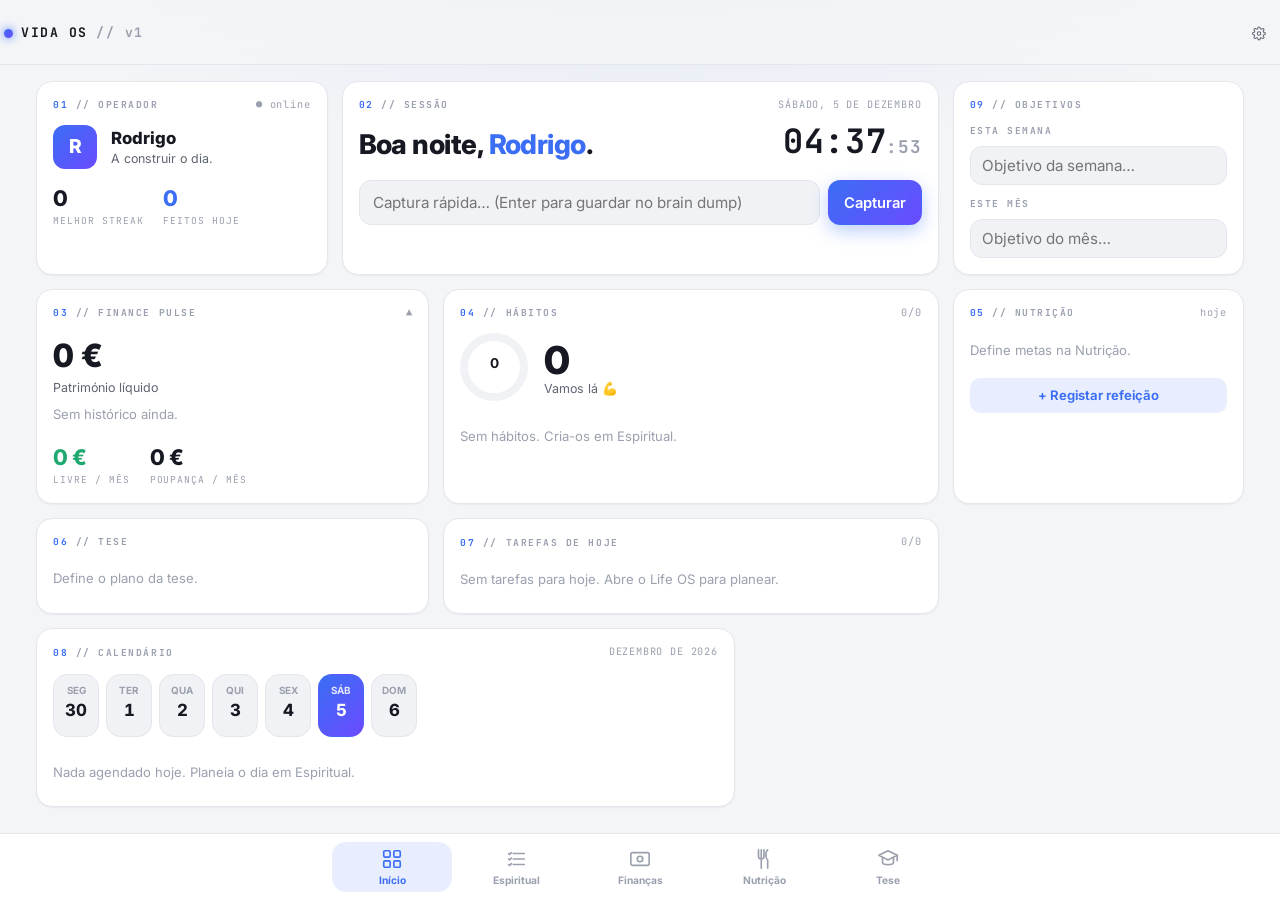
<file: index.html>
<!DOCTYPE html>
<html lang="pt">
<head>
  <meta charset="UTF-8" />
  <meta name="viewport" content="width=device-width, initial-scale=1, viewport-fit=cover, maximum-scale=1, user-scalable=no" />
  <title>Vida OS</title>
  <meta name="theme-color" content="#0e0f13" />
  <link rel="preconnect" href="https://fonts.googleapis.com" />
  <link rel="preconnect" href="https://fonts.gstatic.com" crossorigin />
  <link href="https://fonts.googleapis.com/css2?family=Inter:wght@400;500;600;700;800;900&family=JetBrains+Mono:wght@500;700&display=swap" rel="stylesheet" />
  <link rel="stylesheet" href="./shared/base.css" />
  <link rel="manifest" href="./manifest.webmanifest" />
  <link rel="apple-touch-icon" href="./icons/icon-180.png" />
  <link rel="icon" type="image/png" sizes="192x192" href="./icons/icon-192.png" />
  <meta name="apple-mobile-web-app-capable" content="yes" />
  <meta name="mobile-web-app-capable" content="yes" />
  <style>
    :root{ --accent:#3b6ef5; --accent-2:#6a4bff; --mono:"JetBrains Mono", ui-monospace, monospace; }
    .wrap{ width:100%; max-width: 1240px; margin:0 auto; padding: 0 16px calc(92px + env(safe-area-inset-bottom)); }
    @media(max-width:759px){ .navpills{ display:none } }

    /* Top bar — filho direto do body, tal como .topbar nas outras apps */
    .osbar{ flex:none; display:flex; align-items:center; gap:14px; padding:16px 4px 14px; border-bottom:1px solid var(--border); position:sticky; top:0; z-index:10;
      background: color-mix(in srgb, var(--bg) 80%, transparent); backdrop-filter: blur(14px); -webkit-backdrop-filter: blur(14px); flex-wrap:wrap; }
    .osbar .brand{ font-family:var(--mono); font-weight:700; letter-spacing:.12em; font-size:.82rem; display:flex; align-items:center; gap:8px; }
    .osbar .brand .glow{ width:9px;height:9px;border-radius:50%;background:var(--accent-grad); box-shadow:0 0 10px var(--accent); }
    .osbar .spacer{ flex:1; }
    .osbar .meta{ font-family:var(--mono); font-size:.72rem; color:var(--text-soft); letter-spacing:.06em; display:flex; gap:14px; align-items:center; }
    .osbar .meta b{ color:var(--text); font-weight:700; }
    .navpills{ display:flex; gap:6px; flex-wrap:wrap; }
    .navpills a{ font-family:var(--mono); font-size:.68rem; letter-spacing:.1em; text-transform:uppercase; text-decoration:none; color:var(--text-soft);
      border:1px solid var(--border); padding:6px 11px; border-radius:8px; transition:.15s; }
    .navpills a:hover, .navpills a.on{ color:var(--accent); border-color:var(--accent); }

    /* Grid */
    .dash{ display:grid; grid-template-columns:repeat(12,1fr); gap:14px; margin-top:16px; }
    .panel{ grid-column: span 12; background:var(--surface); border:1px solid var(--border); border-radius:16px; padding:16px; position:relative; box-shadow:var(--sh-1); }
    .panel > .ph{ display:flex; align-items:center; justify-content:space-between; margin-bottom:12px; }
    .panel .lbl{ font-family:var(--mono); font-size:.6rem; letter-spacing:.16em; text-transform:uppercase; color:var(--text-mute); font-weight:700; }
    .panel .lbl .ix{ color:var(--accent); }
    .panel .phmeta{ font-family:var(--mono); font-size:.64rem; color:var(--text-mute); letter-spacing:.08em; }
    @media(min-width:760px){
      .c3{ grid-column: span 3 } .c4{ grid-column: span 4 } .c5{ grid-column: span 5 }
      .c6{ grid-column: span 6 } .c7{ grid-column: span 7 } .c8{ grid-column: span 8 } .c9{ grid-column: span 9 }
    }
    @media(min-width:560px) and (max-width:759px){ .c3,.c4,.c5{ grid-column: span 6 } .c6,.c7,.c8,.c9{ grid-column: span 12 } }

    /* Elements */
    .greet{ font-size:1.7rem; font-weight:800; letter-spacing:-.02em; }
    .greet em{ color:var(--accent); font-style:normal; }
    .clock{ font-family:var(--mono); font-weight:700; font-size:2.1rem; letter-spacing:.02em; line-height:1; }
    .clock .s{ color:var(--text-mute); font-size:1.1rem; }
    .statline{ display:flex; gap:20px; flex-wrap:wrap; }
    .stat .n{ font-family:var(--font-num); font-weight:800; font-size:1.35rem; letter-spacing:-.02em; }
    .stat .l{ font-family:var(--mono); font-size:.6rem; letter-spacing:.1em; text-transform:uppercase; color:var(--text-mute); }
    .avatar{ width:44px;height:44px;border-radius:12px;background:var(--accent-grad);color:#fff;display:flex;align-items:center;justify-content:center;font-weight:800;font-size:1.2rem; }
    .caprow{ display:flex; gap:8px; }
    .caprow input{ font-family:inherit; }
    .hbig{ font-family:var(--font-num); font-weight:850; font-size:2rem; letter-spacing:-.03em; }
    .checkline{ display:flex; align-items:center; gap:10px; padding:8px 0; border-bottom:1px solid var(--border); }
    .checkline:last-child{ border-bottom:0; }
    .cbx{ width:22px;height:22px;border-radius:7px;border:2px solid var(--border-2);display:flex;align-items:center;justify-content:center;cursor:pointer;flex:none;color:#fff;font-size:.72rem; }
    .cbx.on{ background:var(--accent-grad); border-color:transparent; }
    .checkline .tx{ flex:1; font-size:.9rem; }
    .checkline.done .tx{ color:var(--text-mute); text-decoration:line-through; }
    .mini-macros{ display:flex; gap:6px; margin-top:8px; }
    .mini-macros .mm{ flex:1; text-align:center; background:var(--surface-2); border-radius:8px; padding:6px 2px; }
    .mini-macros .mm .v{ font-family:var(--font-num); font-weight:800; font-size:.92rem; }
    .mini-macros .mm .k{ font-size:.56rem; color:var(--text-mute); text-transform:uppercase; letter-spacing:.06em; }
    .goalrow{ display:flex; align-items:center; gap:8px; margin-top:8px; }
    .goalrow input{ padding:9px 11px; }
    .applink2{ text-decoration:none; color:inherit; }
    .schedule .s-item{ display:flex; gap:12px; padding:7px 0; border-bottom:1px solid var(--border); font-size:.88rem; }
    .schedule .s-item:last-child{ border-bottom:0; }
    .schedule .s-item .tm{ font-family:var(--mono); font-size:.72rem; color:var(--text-soft); min-width:56px; text-transform:uppercase; }
    .emptymini{ color:var(--text-mute); font-size:.82rem; padding:8px 0; }
    .habgrid{ display:grid; grid-template-columns:1fr 1fr; gap:8px; }
    .habcard{ display:flex; align-items:center; gap:9px; padding:10px; border:1px solid var(--border); border-radius:11px; background:var(--surface-2); cursor:pointer; transition:.15s; }
    .habcard.on{ border-color:var(--accent); background:var(--accent-soft); }
    .habcard .grow{ min-width:0; }
    .habcard .nm{ font-weight:600; font-size:.84rem; white-space:nowrap; overflow:hidden; text-overflow:ellipsis; }
    .dscore{ font-family:var(--font-num); font-weight:850; font-size:2.4rem; letter-spacing:-.03em; line-height:1; }
    .meal-item{ display:flex; gap:10px; align-items:center; padding:7px 0; border-bottom:1px solid var(--border); }
    .meal-item:last-child{ border-bottom:0; }
    .meal-item .tm{ font-family:var(--mono); font-size:.68rem; color:var(--text-soft); }
    .logbar{ display:flex; gap:8px; margin-top:10px; }
  </style>
</head>
<body>
  <header class="osbar">
    <div class="brand"><span class="glow"></span> VIDA OS <span style="color:var(--text-mute)">// v1</span></div>
    <div class="spacer"></div>
    <button class="btn btn-icon btn-ghost" id="settingsBtn" aria-label="Definições" style="width:34px;height:34px">
      <svg viewBox="0 0 24 24" width="19" height="19" fill="none" stroke="currentColor" stroke-width="1.8"><circle cx="12" cy="12" r="3"/><path d="M19.4 15a1.7 1.7 0 0 0 .3 1.9 2 2 0 1 1-2.8 2.8 1.7 1.7 0 0 0-1.9-.3 1.7 1.7 0 0 0-1 1.5 2 2 0 1 1-4 0 1.7 1.7 0 0 0-1.1-1.5 1.7 1.7 0 0 0-1.9.3 2 2 0 1 1-2.8-2.8 1.7 1.7 0 0 0 .3-1.9 1.7 1.7 0 0 0-1.5-1 2 2 0 1 1 0-4 1.7 1.7 0 0 0 1.5-1.1 1.7 1.7 0 0 0-.3-1.9 2 2 0 1 1 2.8-2.8 1.7 1.7 0 0 0 1.9.3H9a1.7 1.7 0 0 0 1-1.5 2 2 0 1 1 4 0 1.7 1.7 0 0 0 1 1.5 1.7 1.7 0 0 0 1.9-.3 2 2 0 1 1 2.8 2.8 1.7 1.7 0 0 0-.3 1.9V9a1.7 1.7 0 0 0 1.5 1 2 2 0 1 1 0 4 1.7 1.7 0 0 0-1.5 1z"/></svg>
    </button>
  </header>
  <main class="wrap">
    <div class="dash" id="dash"></div>
  </main>

  <script src="./shared/ui.js"></script>
  <script src="./shared/store.js"></script>
  <script src="./shared/sync.js"></script>
  <script src="./shared/domain.js"></script>
  <script src="./shared/gcal.js"></script>
  <script src="./shared/app.js"></script>
  <script src="./dashboard.js"></script>
</body>
</html>
</file>
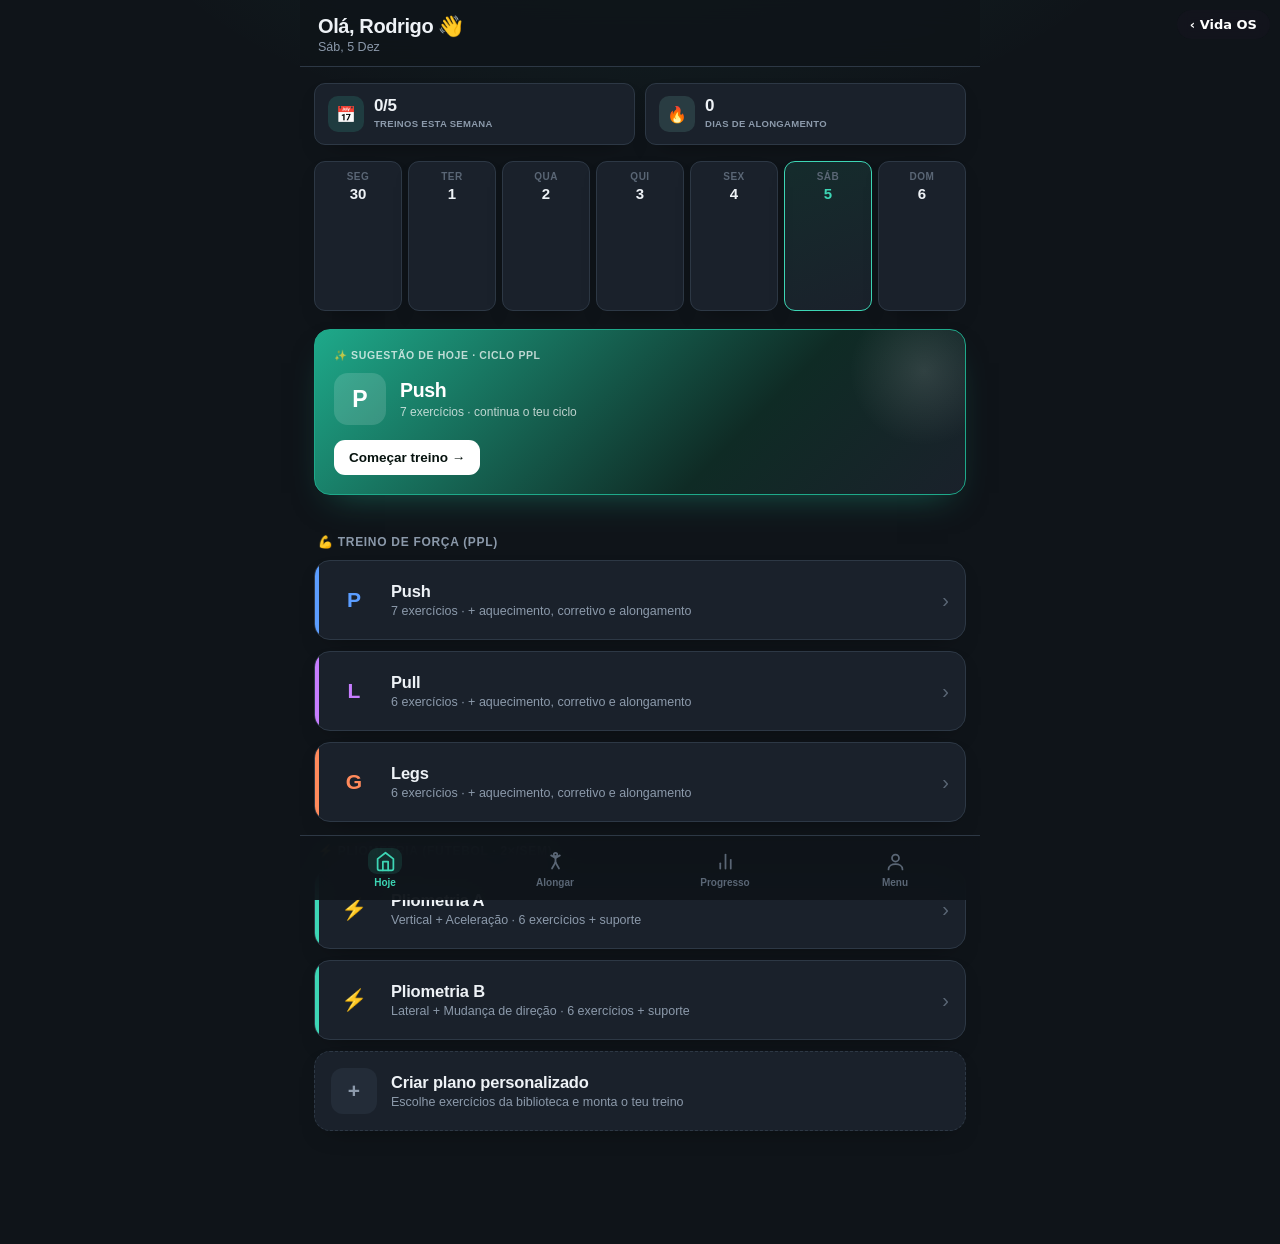
<file: gymos/index.html>
<!DOCTYPE html>
<html lang="pt">
<head>
<meta charset="UTF-8">
<meta name="viewport" content="width=device-width, initial-scale=1.0, maximum-scale=1.0, user-scalable=no, viewport-fit=cover">
<meta name="apple-mobile-web-app-capable" content="yes">
<meta name="apple-mobile-web-app-status-bar-style" content="black-translucent">
<meta name="apple-mobile-web-app-title" content="Treino">
<meta name="mobile-web-app-capable" content="yes">
<meta name="theme-color" content="#0f1419">
<link rel="manifest" href="manifest.json">
<link rel="apple-touch-icon" href="icon-192.png">
<link rel="icon" type="image/png" href="icon-192.png">
<title>Treino · Hub</title>
<style>
:root{
  --bg:#0f1419;
  --surface:#1a212b;
  --surface-2:#232c38;
  --line:#2d3845;
  --text:#eef2f6;
  --text-dim:#8c9aab;
  --text-faint:#5a6675;
  --accent:#3dd6b5;
  --accent-deep:#1ea98a;
  --accent-soft:rgba(61,214,181,.12);
  --warn:#f2b134;
  --push:#5b9dff;
  --pull:#c77dff;
  --legs:#ff8a5b;
  --plyo:#3dd6b5;
  --radius:16px;
  --radius-sm:11px;
  --font:-apple-system,BlinkMacSystemFont,"Segoe UI",Roboto,Helvetica,Arial,sans-serif;
  --stretch:#7dd3c0;
  --shadow-card:0 10px 26px -16px rgba(0,0,0,.6);
}
*{margin:0;padding:0;box-sizing:border-box;-webkit-tap-highlight-color:transparent}
html,body{background:radial-gradient(900px 480px at 50% -12%,rgba(61,214,181,.10),transparent 60%),var(--bg);color:var(--text);font-family:var(--font);overscroll-behavior:none}
body{padding-bottom:78px;max-width:680px;margin:0 auto;min-height:100vh}
button{font-family:inherit;cursor:pointer;border:none;background:none;color:inherit}
::-webkit-scrollbar{width:0;height:0}

/* ---------- Top bar ---------- */
.topbar{position:sticky;top:0;z-index:40;background:rgba(15,20,25,.86);backdrop-filter:blur(14px);border-bottom:1px solid var(--line);padding:14px 18px 12px}
.topbar h1{font-size:20px;font-weight:750;letter-spacing:-.4px}
.topbar .sub{font-size:12.5px;color:var(--text-dim);margin-top:2px;font-weight:500}

/* ---------- Views ---------- */
.view{display:none;padding:16px 14px 24px;animation:fade .28s ease}
.view.active{display:block}
@keyframes fade{from{opacity:0;transform:translateY(6px)}to{opacity:1;transform:none}}

/* ---------- Hero (sugestão de treino) ---------- */
.hero-card{background:linear-gradient(135deg,var(--accent-deep),#0f2b25 65%,var(--surface));border:1px solid var(--accent-deep);border-radius:var(--radius);padding:19px;margin-bottom:18px;box-shadow:0 16px 34px -18px rgba(30,169,138,.5);position:relative;overflow:hidden;width:100%;text-align:left}
.hero-card::after{content:'';position:absolute;right:-34px;top:-34px;width:150px;height:150px;border-radius:50%;background:radial-gradient(circle,rgba(255,255,255,.12),transparent 70%)}
.hero-badge{font-size:10.5px;font-weight:750;text-transform:uppercase;letter-spacing:.6px;color:rgba(255,255,255,.72);margin-bottom:11px;position:relative;display:flex;align-items:center;gap:6px}
.hero-main{display:flex;align-items:center;gap:14px;margin-bottom:15px;position:relative}
.hero-ic{width:52px;height:52px;border-radius:14px;background:rgba(255,255,255,.14);display:grid;place-items:center;font-size:23px;font-weight:800;color:#fff;flex-shrink:0}
.hero-t{font-size:19.5px;font-weight:800;color:#fff;letter-spacing:-.3px}
.hero-s{font-size:12px;color:rgba(255,255,255,.72);margin-top:3px;font-weight:500}
.hero-cta{font-size:13.5px;font-weight:750;color:#06120e;background:#fff;display:inline-flex;align-items:center;gap:6px;padding:10px 15px;border-radius:11px;position:relative}

/* ---------- Quick stats (home) ---------- */
.quickstats{display:flex;gap:10px;margin-bottom:16px}
.qstat{flex:1;background:var(--surface);border:1px solid var(--line);border-radius:var(--radius-sm);padding:12px 13px;box-shadow:var(--shadow-card);display:flex;align-items:center;gap:10px}
.qstat .qicon{width:36px;height:36px;border-radius:10px;display:grid;place-items:center;font-size:16px;flex-shrink:0}
.qstat.week .qicon{background:rgba(61,214,181,.15);color:var(--accent)}
.qstat.stretch .qicon{background:rgba(125,211,192,.15);color:var(--stretch)}
.qstat .qtext{flex:1;min-width:0}
.qstat .qv{font-size:17px;font-weight:800;letter-spacing:-.4px;line-height:1;font-variant-numeric:tabular-nums}
.qstat .ql{font-size:9.5px;color:var(--text-dim);margin-top:4px;font-weight:650;text-transform:uppercase;letter-spacing:.3px;line-height:1.3}

/* ---------- Week strip ---------- */
.weekstrip{display:flex;gap:6px;margin-bottom:18px}
.daycell{flex:1;background:var(--surface);border:1px solid var(--line);border-radius:var(--radius-sm);padding:9px 4px 8px;text-align:center;position:relative;box-shadow:var(--shadow-card)}
.daycell .dn{font-size:10px;color:var(--text-faint);font-weight:600;text-transform:uppercase;letter-spacing:.5px}
.daycell .dd{font-size:15px;font-weight:700;margin-top:3px}
.daycell.today{border-color:var(--accent);background:linear-gradient(160deg,var(--accent-soft),var(--surface))}
.daycell.today .dd{color:var(--accent)}
.daycell .dot{width:5px;height:5px;border-radius:50%;background:var(--accent);margin:4px auto 0}
.daycell .dot.empty{background:transparent}

/* ---------- Section heading ---------- */
.sec-label{font-size:12px;font-weight:700;color:var(--text-dim);text-transform:uppercase;letter-spacing:.7px;margin:22px 4px 11px;display:flex;align-items:center;gap:8px}
.sec-label:first-child{margin-top:4px}

/* ---------- Workout cards (day selector) ---------- */
.day-card{background:var(--surface);border:1px solid var(--line);border-radius:var(--radius);padding:16px;margin-bottom:11px;display:flex;align-items:center;gap:14px;position:relative;overflow:hidden;transition:transform .12s,border-color .15s;box-shadow:var(--shadow-card)}
.day-card:active{transform:scale(.985)}
.day-card .bar{position:absolute;left:0;top:0;bottom:0;width:4px}
.day-card .icon{width:46px;height:46px;border-radius:12px;display:grid;place-items:center;flex-shrink:0;font-size:21px;font-weight:800}
.day-card .info{flex:1;min-width:0}
.day-card .info h3{font-size:16.5px;font-weight:700;letter-spacing:-.2px}
.day-card .info p{font-size:12.5px;color:var(--text-dim);margin-top:3px;font-weight:500}
.day-card .chev{color:var(--text-faint);font-size:20px}
.day-card .badge{position:absolute;top:11px;right:13px;font-size:10px;font-weight:700;padding:3px 8px;border-radius:20px;background:var(--accent-soft);color:var(--accent)}

/* ---------- Accordion ---------- */
.accordion{margin-bottom:11px;border:1px solid var(--line);border-radius:var(--radius);overflow:hidden;background:var(--surface);box-shadow:var(--shadow-card)}
.acc-head{width:100%;display:flex;align-items:center;gap:12px;padding:15px 16px;text-align:left}
.acc-head .tag{width:34px;height:34px;border-radius:9px;display:grid;place-items:center;font-size:16px;flex-shrink:0}
.acc-head .htxt{flex:1}
.acc-head .htxt .t{font-size:15.5px;font-weight:700;letter-spacing:-.2px}
.acc-head .htxt .s{font-size:11.5px;color:var(--text-dim);margin-top:2px;font-weight:500}
.acc-head .arrow{color:var(--text-faint);transition:transform .25s;font-size:13px}
.acc-head.open .arrow{transform:rotate(90deg)}
.acc-body{max-height:0;overflow:hidden;transition:max-height .32s ease}
.acc-inner{padding:2px 12px 12px}

/* ---------- Exercise row ---------- */
.ex{background:var(--surface-2);border:1px solid var(--line);border-radius:var(--radius-sm);margin-bottom:8px;overflow:hidden}
.ex-head{display:flex;align-items:center;gap:12px;padding:11px 12px}
.ex-thumb{width:44px;height:44px;border-radius:10px;background:#0c1117;flex-shrink:0;overflow:hidden;border:1px solid var(--line)}
.ex-thumb svg{width:100%;height:100%;display:block}
.ex-meta{flex:1;min-width:0}
.ex-meta .nm{font-size:14.5px;font-weight:650;letter-spacing:-.2px;line-height:1.25}
.ex-meta .rg{font-size:11.5px;color:var(--text-dim);margin-top:3px;font-weight:600}
.ex-meta .rg b{color:var(--accent);font-weight:700}
.ex-toggle{width:30px;height:30px;border-radius:8px;background:var(--surface);display:grid;place-items:center;color:var(--text-faint);flex-shrink:0;font-size:12px;transition:transform .2s,color .2s}
.ex-toggle.open{transform:rotate(45deg);color:var(--accent)}
.ex-done-dot{position:absolute;width:7px;height:7px;border-radius:50%;background:var(--accent);right:52px;top:50%;transform:translateY(-50%);opacity:0;transition:opacity .2s}
.ex-head{position:relative}
.ex.completed .ex-done-dot{opacity:1}
.ex.completed .ex-thumb{border-color:var(--accent)}

/* ---------- Exercise detail (expand) ---------- */
.ex-detail{max-height:0;overflow:hidden;transition:max-height .3s ease;background:var(--surface)}
.ex-detail-in{padding:4px 12px 13px}
.cue{font-size:12.5px;color:var(--text-dim);line-height:1.5;background:var(--bg);border-radius:9px;padding:10px 12px;margin-bottom:11px}
.cue b{color:var(--text);font-weight:650}
.vidlink{display:inline-flex;align-items:center;gap:6px;font-size:12px;color:var(--accent);font-weight:600;margin-bottom:11px}
.vidlink-in{display:flex;gap:7px;margin-bottom:12px}
.vidlink-in input{flex:1;background:var(--bg);border:1px solid var(--line);border-radius:8px;padding:8px 10px;color:var(--text);font-size:12px;font-family:inherit}
.vidlink-in button{background:var(--accent-soft);color:var(--accent);font-weight:700;font-size:12px;padding:0 13px;border-radius:8px}

/* last load + rest recommendation */
.last-load{display:flex;align-items:center;gap:9px;background:var(--bg);border-radius:9px;padding:9px 12px;margin-bottom:8px;flex-wrap:wrap}
.last-load .ll-tag{font-size:9.5px;font-weight:700;text-transform:uppercase;letter-spacing:.5px;color:var(--accent);background:var(--accent-soft);padding:3px 7px;border-radius:5px;flex-shrink:0}
.last-load.empty .ll-tag{color:var(--text-faint);background:var(--surface-2)}
.last-load .ll-data{font-size:13px;font-weight:650;color:var(--text);flex:1;font-variant-numeric:tabular-nums}
.last-load.empty .ll-data{color:var(--text-faint);font-weight:500}
.last-load .ll-date{font-size:11px;color:var(--text-faint);font-weight:600}
.rest-rec{font-size:12px;color:var(--text-dim);background:var(--bg);border-radius:9px;padding:8px 12px;margin-bottom:10px;font-weight:500}
.rest-rec b{color:var(--accent);font-weight:700}
.rest-rec .rest-why{color:var(--text-faint);font-size:11px}

/* sets table */
.sets-hd{display:grid;grid-template-columns:30px 1fr 1fr 42px;gap:8px;padding:0 4px 7px;font-size:10.5px;color:var(--text-faint);font-weight:700;text-transform:uppercase;letter-spacing:.4px}
.set-row{display:grid;grid-template-columns:30px 1fr 1fr 42px;gap:8px;align-items:center;margin-bottom:7px}
.set-row .snum{width:30px;height:34px;border-radius:8px;background:var(--surface-2);display:grid;place-items:center;font-size:13px;font-weight:700;color:var(--text-dim)}
.set-row input{width:100%;height:34px;background:var(--surface-2);border:1px solid var(--line);border-radius:8px;text-align:center;color:var(--text);font-size:14px;font-weight:600;font-family:inherit}
.set-row input:focus{outline:none;border-color:var(--accent);background:var(--bg)}
.set-row .chk{width:42px;height:34px;border-radius:8px;background:var(--surface-2);border:1px solid var(--line);display:grid;place-items:center;font-size:14px;color:var(--text-faint);transition:all .15s}
.set-row .chk.on{background:var(--accent);color:#06120e;border-color:var(--accent)}
.set-row.done input{border-color:var(--accent-deep)}
.addset{width:100%;padding:8px;border:1px dashed var(--line);border-radius:8px;color:var(--text-dim);font-size:12px;font-weight:600;margin-top:3px}
.addset:active{background:var(--surface-2)}

/* timed exercise (no weight) */
/* timed info — ver perto do fim do CSS */

/* ---------- Rest timer (floating) ---------- */
.rest-fab{position:fixed;left:50%;transform:translateX(-50%);bottom:90px;z-index:60;background:var(--surface-2);color:var(--text);border:1px solid var(--accent);border-radius:18px;padding:0;display:none;flex-direction:column;box-shadow:0 10px 34px rgba(0,0,0,.5);overflow:hidden;width:300px;max-width:calc(100vw - 28px);animation:pop .3s}
.rest-fab.show{display:flex}
@keyframes pop{from{transform:translateX(-50%) scale(.85);opacity:0}to{transform:translateX(-50%) scale(1);opacity:1}}
.rest-prog{height:4px;background:var(--accent);width:100%;transform-origin:left;transition:transform 1s linear}
.rest-main{display:flex;align-items:center;gap:8px;padding:11px 12px}
.rest-fab .rt-center{flex:1;text-align:center}
.rest-fab .rt-label{font-size:10px;color:var(--text-dim);font-weight:700;text-transform:uppercase;letter-spacing:.5px}
.rest-fab .rt{font-variant-numeric:tabular-nums;font-size:26px;font-weight:800;letter-spacing:-1px;line-height:1.1;color:var(--accent)}
.rest-fab .rt-ctrl{background:var(--surface);color:var(--text);border:1px solid var(--line);height:38px;min-width:46px;border-radius:10px;font-size:13px;font-weight:700}
.rest-fab .rt-ctrl:active{background:var(--bg)}
.rest-fab .rt-close{background:transparent;color:var(--text-faint);width:30px;height:38px;font-size:16px;font-weight:700}
.rest-fab.done-flash{border-color:var(--warn)}
.rest-fab.done-flash .rt{color:var(--warn)}

/* ---------- Finish bar ---------- */
.finish-bar{position:sticky;bottom:78px;z-index:30;padding:12px 4px 4px}
.finish-btn{width:100%;background:linear-gradient(135deg,var(--accent),var(--accent-deep));color:#06120e;font-weight:750;font-size:15.5px;padding:15px;border-radius:14px;box-shadow:0 6px 20px rgba(61,214,181,.3);display:flex;align-items:center;justify-content:center;gap:8px}
.finish-btn:active{transform:scale(.99)}
.finish-btn.ghost{background:var(--surface);color:var(--text);box-shadow:none;border:1px solid var(--line)}
.discard-btn{width:100%;background:transparent;color:var(--text-faint);font-size:12.5px;font-weight:600;padding:10px;margin-top:6px}
.discard-btn:active{color:#e8503a}

/* ---------- Resume banner ---------- */
.resume-banner{display:flex;align-items:center;justify-content:space-between;gap:12px;background:linear-gradient(135deg,var(--accent-soft),var(--surface));border:1.5px solid var(--accent);border-radius:var(--radius);padding:14px 16px;margin-bottom:18px;cursor:pointer;transition:transform .12s}
.resume-banner:active{transform:scale(.99)}
.resume-banner .rb-left{display:flex;align-items:center;gap:12px}
.resume-banner .rb-pulse{width:10px;height:10px;border-radius:50%;background:var(--accent);flex-shrink:0;animation:pulse 1.6s infinite}
@keyframes pulse{0%,100%{opacity:1;box-shadow:0 0 0 0 rgba(61,214,181,.5)}50%{opacity:.6;box-shadow:0 0 0 7px rgba(61,214,181,0)}}
.resume-banner .rb-title{font-size:14.5px;font-weight:700;color:var(--text)}
.resume-banner .rb-sub{font-size:12px;color:var(--text-dim);margin-top:2px;font-weight:500}
.resume-banner .rb-arrow{font-size:22px;color:var(--accent);font-weight:700}

/* ---------- Back link ---------- */
.backlink{display:inline-flex;align-items:center;gap:6px;color:var(--text-dim);font-size:13.5px;font-weight:600;margin-bottom:4px;padding:4px 0}

/* ---------- Progress ---------- */
.stat-grid{display:grid;grid-template-columns:1fr 1fr;gap:10px;margin-bottom:8px}
.stat{background:var(--surface);border:1px solid var(--line);border-radius:var(--radius);padding:15px 16px;box-shadow:var(--shadow-card)}
.stat .v{font-size:27px;font-weight:800;letter-spacing:-1px;line-height:1}
.stat .l{font-size:11.5px;color:var(--text-dim);margin-top:6px;font-weight:600}
.stat .v.accent{color:var(--accent)}

.hist-item{background:var(--surface);border:1px solid var(--line);border-radius:var(--radius-sm);padding:13px 15px;margin-bottom:9px;display:flex;align-items:center;gap:13px;box-shadow:var(--shadow-card)}
.hist-item .hdot{width:38px;height:38px;border-radius:10px;display:grid;place-items:center;font-size:17px;font-weight:800;flex-shrink:0}
.hist-item .hinfo{flex:1}
.hist-item .hinfo .ht{font-size:14.5px;font-weight:700}
.hist-item .hinfo .hs{font-size:12px;color:var(--text-dim);margin-top:2px;font-weight:500}
.hist-item .hvol{text-align:right;font-size:12px;color:var(--text-dim);font-weight:600}
.hist-item .hvol b{display:block;color:var(--accent);font-size:15px;font-weight:750}

.empty{text-align:center;padding:48px 20px;color:var(--text-faint)}
.empty .ei{font-size:40px;margin-bottom:12px;opacity:.5}
.empty p{font-size:13.5px;line-height:1.5}

/* progress chart */
.chart-card{background:var(--surface);border:1px solid var(--line);border-radius:var(--radius);padding:16px;margin-bottom:8px}
.chart-card h4{font-size:13px;font-weight:700;margin-bottom:2px}
.chart-card .csub{font-size:11.5px;color:var(--text-dim);margin-bottom:14px;font-weight:500}
.bars{display:flex;align-items:flex-end;gap:7px;height:120px}
.bars .bcol{flex:1;display:flex;flex-direction:column;align-items:center;gap:6px;height:100%;justify-content:flex-end}
.bars .bcol .bar-fill{width:100%;background:linear-gradient(to top,var(--accent-deep),var(--accent));border-radius:5px 5px 0 0;min-height:3px;transition:height .5s}
.bars .bcol .blab{font-size:9.5px;color:var(--text-faint);font-weight:600}

/* ---------- Recordes pessoais (PRs) ---------- */
.pr-item{background:var(--surface);border:1px solid var(--line);border-radius:var(--radius-sm);padding:12px 15px;margin-bottom:8px;display:flex;align-items:center;gap:12px;box-shadow:var(--shadow-card)}
.pr-ic{width:36px;height:36px;border-radius:10px;background:rgba(242,177,52,.14);color:var(--warn);display:grid;place-items:center;font-size:16px;flex-shrink:0}
.pr-info{flex:1;min-width:0}
.pr-nm{font-size:14px;font-weight:650;letter-spacing:-.1px}
.pr-d{font-size:11px;color:var(--text-faint);margin-top:2px;font-weight:600}
.pr-val{font-size:14px;font-weight:800;color:var(--warn);font-variant-numeric:tabular-nums;flex-shrink:0}

/* ---------- Muscle heatmap ---------- */
.heatmap-row{display:flex;gap:18px;justify-content:center;padding:6px 0 2px}
.heatmap-body{text-align:center}
.heatmap-body svg{width:96px;height:144px;border-radius:10px}
.hb-label{font-size:10.5px;color:var(--text-faint);font-weight:650;margin-top:6px;text-transform:uppercase;letter-spacing:.4px}
.heat-legend{display:flex;align-items:center;justify-content:center;gap:6px;margin-top:14px;font-size:10.5px;color:var(--text-faint);font-weight:600}
.hl-dot{width:9px;height:9px;border-radius:3px;display:inline-block;margin-left:4px}
.hl-dot.l0{background:#3a4654}
.hl-dot.l1{background:#2a6f60}
.hl-dot.l2{background:#1ea98a}
.hl-dot.l3{background:#3dd6b5}

/* ---------- Bottom nav ---------- */
.botnav{position:fixed;bottom:0;left:0;right:0;z-index:50;background:rgba(15,20,25,.92);backdrop-filter:blur(16px);border-top:1px solid var(--line);display:flex;max-width:680px;margin:0 auto;padding:8px 0 max(8px,env(safe-area-inset-bottom))}
.navbtn{flex:1;display:flex;flex-direction:column;align-items:center;gap:3px;padding:4px;color:var(--text-faint)}
.navbtn .nb-ic{width:34px;height:26px;display:grid;place-items:center;border-radius:9px;transition:background .2s}
.navbtn svg{width:21px;height:21px}
.navbtn span{font-size:10px;font-weight:600}
.navbtn.active{color:var(--accent)}
.navbtn.active .nb-ic{background:var(--accent-soft)}

/* toast */
.toast{position:fixed;bottom:96px;left:50%;transform:translateX(-50%) translateY(20px);background:var(--text);color:var(--bg);padding:11px 20px;border-radius:24px;font-size:13.5px;font-weight:650;z-index:90;opacity:0;transition:all .3s;pointer-events:none;white-space:nowrap}
.toast.show{opacity:1;transform:translateX(-50%) translateY(0)}

/* settings */
.set-card{background:var(--surface);border:1px solid var(--line);border-radius:var(--radius);overflow:hidden;margin-bottom:14px}
.set-item{display:flex;align-items:center;gap:13px;padding:15px 16px;border-bottom:1px solid var(--line);width:100%;text-align:left}
.set-item:last-child{border-bottom:none}
.set-item .si-ic{font-size:16px;width:34px;height:34px;border-radius:10px;background:var(--surface-2);display:grid;place-items:center;flex-shrink:0}
.set-item .si-tx{flex:1}
.set-item .si-tx .a{font-size:14.5px;font-weight:650}
.set-item .si-tx .b{font-size:11.5px;color:var(--text-dim);margin-top:2px}
.set-item .si-ar{color:var(--text-faint)}

.intro{font-size:12.5px;color:var(--text-dim);line-height:1.55;background:var(--surface);border:1px solid var(--line);border-radius:var(--radius-sm);padding:13px 15px;margin-bottom:14px}
.intro b{color:var(--accent)}

/* install steps */
.install-steps{max-height:0;overflow:hidden;transition:max-height .3s ease;font-size:12.5px;color:var(--text-dim);line-height:1.7;background:var(--bg);border-bottom:1px solid var(--line)}
.install-steps.open{max-height:240px;padding:13px 16px}
.install-steps b{color:var(--text);font-weight:650}

/* order hint */
.order-hint{font-size:11.5px;color:var(--text-dim);background:var(--surface);border:1px solid var(--line);border-radius:10px;padding:9px 13px;margin:8px 0 14px;font-weight:600;line-height:1.4}

/* delete button in history */
.hist-item{position:relative}
.hdel{width:34px;height:34px;border-radius:9px;background:var(--surface-2);border:1px solid var(--line);display:grid;place-items:center;font-size:14px;flex-shrink:0;margin-left:2px;opacity:.7;transition:all .15s}
.hdel:active{background:#3a1f1f;border-color:#6b2b2b;opacity:1}

/* demo video link */
.vidlink.demo{display:flex;align-items:center;gap:8px;background:var(--surface-2);border:1px solid var(--line);border-radius:9px;padding:9px 12px;margin-bottom:8px;font-size:13px;color:var(--text);font-weight:600;transition:border-color .15s}
.vidlink.demo:active{border-color:var(--accent)}
.vidlink.demo .play{width:24px;height:24px;border-radius:50%;background:var(--accent);color:#06120e;display:grid;place-items:center;font-size:11px;flex-shrink:0}

/* last load indicator */
.last-load{display:flex;align-items:center;gap:9px;background:var(--bg);border-radius:9px;padding:9px 12px;margin-bottom:8px;flex-wrap:wrap}
.last-load .ll-tag{font-size:9.5px;font-weight:700;text-transform:uppercase;letter-spacing:.5px;color:var(--accent);background:var(--accent-soft);padding:3px 7px;border-radius:5px;flex-shrink:0}
.last-load.empty .ll-tag{color:var(--text-faint);background:var(--surface-2)}
.last-load .ll-data{font-size:13px;font-weight:650;color:var(--text);flex:1;font-variant-numeric:tabular-nums}
.last-load.empty .ll-data{color:var(--text-faint);font-weight:500}
.last-load .ll-date{font-size:11px;color:var(--text-faint);font-weight:600}

/* rest button (principal — arranca o cronómetro) */
.rest-btn{width:100%;display:flex;align-items:center;gap:10px;background:var(--surface);border:1.5px solid var(--accent);border-radius:11px;padding:11px 14px;margin:10px 0 4px;cursor:pointer;transition:background .15s,transform .1s}
.rest-btn:active{background:var(--accent-soft);transform:scale(.98)}
.rest-btn .rb-icon{width:28px;height:28px;border-radius:50%;background:var(--accent);color:#06120e;display:grid;place-items:center;font-size:12px;font-weight:800;flex-shrink:0}
.rest-btn .rb-text{flex:1;font-size:13.5px;font-weight:650;color:var(--text);text-align:left}
.rest-btn .rb-text b{color:var(--accent)}
.rest-btn .rb-why{font-size:11px;color:var(--text-faint);font-weight:600;background:var(--surface-2);padding:3px 8px;border-radius:6px}

/* quick rest buttons (aquecimento/corretivo/alongamento) */
.quick-rest{display:flex;align-items:center;gap:7px;margin-top:10px;flex-wrap:wrap}
.quick-rest .qr-label{font-size:11.5px;color:var(--text-faint);font-weight:600;margin-right:2px}
.quick-rest button{background:var(--surface);border:1px solid var(--line);border-radius:8px;padding:7px 13px;font-size:12.5px;font-weight:700;color:var(--text-dim);cursor:pointer;transition:all .15s}
.quick-rest button:active,.quick-rest button:hover{background:var(--accent-soft);border-color:var(--accent);color:var(--accent)}

/* timed info */
.timed-info{display:flex;gap:8px;align-items:center;font-size:13px;color:var(--text-dim);font-weight:600;background:var(--bg);border-radius:9px;padding:10px 12px;margin-bottom:2px}

/* ---------- Alongamentos (daily stretch plan) ---------- */
.stretch-hero{background:linear-gradient(135deg,rgba(125,211,192,.14),var(--surface));border:1.5px solid var(--stretch);border-radius:var(--radius);padding:18px;margin-bottom:16px;box-shadow:var(--shadow-card)}
.stretch-hero .sh-top{display:flex;align-items:center;gap:12px;margin-bottom:12px}
.stretch-hero .sh-ic{width:44px;height:44px;border-radius:12px;background:rgba(125,211,192,.16);color:var(--stretch);display:grid;place-items:center;font-size:21px;flex-shrink:0}
.stretch-hero .sh-t{font-size:17px;font-weight:750;letter-spacing:-.3px}
.stretch-hero .sh-s{font-size:12.5px;color:var(--text-dim);margin-top:2px;font-weight:500}
.sh-progwrap{display:flex;align-items:center;gap:10px}
.sh-progbar{flex:1;height:7px;border-radius:20px;background:var(--surface-2);overflow:hidden}
.sh-progfill{height:100%;background:linear-gradient(90deg,var(--stretch),var(--accent));border-radius:20px;transition:width .35s ease}
.sh-progtxt{font-size:12px;font-weight:700;color:var(--stretch);flex-shrink:0;font-variant-numeric:tabular-nums}
.sh-alldone{font-size:12.5px;color:var(--stretch);font-weight:650;margin-top:10px;display:flex;align-items:center;gap:6px}

.stretch-item{background:var(--surface);border:1px solid var(--line);border-radius:var(--radius-sm);padding:13px 14px;margin-bottom:9px;display:flex;align-items:flex-start;gap:12px;transition:border-color .15s,background .15s;box-shadow:var(--shadow-card)}
.stretch-item.done{border-color:var(--stretch);background:rgba(125,211,192,.06)}
.stretch-item .st-chk{width:26px;height:26px;border-radius:50%;border:1.5px solid var(--line);background:var(--surface-2);display:grid;place-items:center;font-size:12px;color:transparent;flex-shrink:0;margin-top:1px;transition:all .15s}
.stretch-item.done .st-chk{background:var(--stretch);border-color:var(--stretch);color:#06120e}
.stretch-item .st-body{flex:1;min-width:0}
.stretch-item .st-nm{font-size:14.5px;font-weight:650;letter-spacing:-.2px;display:flex;align-items:center;gap:6px;flex-wrap:wrap}
.stretch-item .st-nm .star{color:var(--warn);font-size:12px}
.stretch-item .st-t{font-size:11.5px;color:var(--stretch);font-weight:700;margin-top:3px}
.stretch-item .st-cue{font-size:12px;color:var(--text-dim);line-height:1.5;margin-top:6px}
.stretch-item.done .st-nm{color:var(--text-dim)}

.weekpills{display:flex;gap:5px;margin-bottom:16px}
.wpill{flex:1;text-align:center;padding:7px 2px;border-radius:9px;font-size:10.5px;font-weight:700;color:var(--text-faint);background:var(--surface);border:1px solid var(--line)}
.wpill.today{color:var(--stretch);border-color:var(--stretch);background:rgba(125,211,192,.1)}

/* ---------- Biblioteca / trocar exercício / criar plano ---------- */
.swap-btn{width:100%;display:flex;align-items:center;justify-content:center;gap:8px;background:var(--surface);border:1.5px solid var(--line);color:var(--text-dim);border-radius:11px;padding:10px 14px;margin:0 0 10px;font-size:13px;font-weight:650}
.swap-btn:active{transform:scale(.99)}
.lib-search{width:100%;padding:11px 14px;border-radius:11px;background:var(--surface);border:1px solid var(--line);color:var(--text);font-size:14px;margin-bottom:12px}
.lib-search::placeholder{color:var(--text-faint)}
.ovl{position:fixed;inset:0;background:rgba(0,0,0,.55);z-index:200;display:flex;align-items:flex-end;justify-content:center}
.ovl-panel{background:var(--bg);width:100%;max-width:680px;max-height:88vh;border-radius:20px 20px 0 0;overflow:hidden;display:flex;flex-direction:column;animation:slideup .2s ease}
@keyframes slideup{from{transform:translateY(30px);opacity:0}to{transform:none;opacity:1}}
.ovl-head{display:flex;align-items:center;justify-content:space-between;padding:16px 18px;border-bottom:1px solid var(--line);flex-shrink:0}
.ovl-title{font-size:15.5px;font-weight:750;letter-spacing:-.2px}
.ovl-close{font-size:18px;color:var(--text-dim);padding:4px 8px}
.ovl-body{overflow-y:auto;padding:14px 18px 28px}
.ovl-tabs{display:flex;gap:6px;margin-bottom:4px}
.ovl-tab{padding:7px 13px;border-radius:20px;font-size:12px;font-weight:650;background:var(--surface);border:1px solid var(--line);color:var(--text-dim)}
.ovl-tab.active{background:var(--accent-soft);color:var(--accent);border-color:var(--accent)}
.lib-item{display:flex;align-items:center;gap:12px;padding:11px 2px;border-bottom:1px solid var(--line);cursor:pointer}
.lib-item:last-child{border-bottom:none}
.li-thumb{width:38px;height:54px;border-radius:8px;overflow:hidden;flex-shrink:0;background:#0c1117}
.li-thumb svg{width:100%;height:100%;display:block}
.lib-info{flex:1;min-width:0}
.lib-nm{font-size:13.5px;font-weight:650}
.lib-tag{font-size:10.5px;color:var(--text-faint);margin-top:2px;font-weight:650;text-transform:uppercase;letter-spacing:.3px}
.lib-cue{font-size:11.5px;color:var(--text-dim);margin-top:4px;line-height:1.4}
.lib-add{width:28px;height:28px;border-radius:50%;background:var(--surface-2);color:var(--accent);display:grid;place-items:center;font-size:14px;flex-shrink:0}
.pb-chip{display:inline-flex;align-items:center;gap:7px;background:var(--accent-soft);color:var(--accent);border-radius:20px;padding:7px 8px 7px 13px;font-size:12.5px;font-weight:650;margin:0 6px 8px 0}
.pb-chip button{font-size:14px;line-height:1;color:var(--accent)}
</style>
</head>
<body>

<div class="topbar">
  <h1 id="barTitle">Olá, Rodrigo 👋</h1>
  <div class="sub" id="barSub">Pronto para treinar?</div>
</div>

<!-- ============ HOME / TODAY ============ -->
<div class="view active" id="view-home"></div>

<!-- ============ SESSION ============ -->
<div class="view" id="view-session"></div>

<!-- ============ ALONGAMENTOS ============ -->
<div class="view" id="view-stretch"></div>

<!-- ============ PROGRESS ============ -->
<div class="view" id="view-progress"></div>

<!-- ============ BIBLIOTECA ============ -->
<div class="view" id="view-library"></div>

<!-- ============ CRIAR PLANO ============ -->
<div class="view" id="view-builder"></div>

<!-- ============ MENU ============ -->
<div class="view" id="view-menu"></div>

<!-- Rest timer -->
<div class="rest-fab" id="restFab">
  <div class="rest-prog" id="restProg"></div>
  <div class="rest-main">
    <button class="rt-ctrl" onclick="addRest(-15)" aria-label="Menos 15s">−15</button>
    <div class="rt-center">
      <div class="rt-label" id="restLabel">Descanso</div>
      <div class="rt" id="restTime">2:00</div>
    </div>
    <button class="rt-ctrl" onclick="addRest(15)" aria-label="Mais 15s">+15</button>
    <button class="rt-close" onclick="stopRest()" aria-label="Fechar">✕</button>
  </div>
</div>

<div class="toast" id="toast"></div>

<!-- Bottom nav -->
<nav class="botnav">
  <button class="navbtn active" data-view="home" onclick="nav('home')">
    <div class="nb-ic"><svg viewBox="0 0 24 24" fill="none" stroke="currentColor" stroke-width="2" stroke-linecap="round" stroke-linejoin="round"><path d="M3 9l9-7 9 7v11a2 2 0 0 1-2 2H5a2 2 0 0 1-2-2z"/><polyline points="9 22 9 12 15 12 15 22"/></svg></div>
    <span>Hoje</span>
  </button>
  <button class="navbtn" data-view="stretch" onclick="nav('stretch')">
    <div class="nb-ic"><svg viewBox="0 0 24 24" fill="none" stroke="currentColor" stroke-width="2" stroke-linecap="round" stroke-linejoin="round"><circle cx="12" cy="4" r="2"/><path d="M12 6v7"/><path d="M12 8l-5-3"/><path d="M12 8l5-3"/><path d="M12 13l-4 7"/><path d="M12 13l4 7"/></svg></div>
    <span>Alongar</span>
  </button>
  <button class="navbtn" data-view="progress" onclick="nav('progress')">
    <div class="nb-ic"><svg viewBox="0 0 24 24" fill="none" stroke="currentColor" stroke-width="2" stroke-linecap="round" stroke-linejoin="round"><line x1="18" y1="20" x2="18" y2="10"/><line x1="12" y1="20" x2="12" y2="4"/><line x1="6" y1="20" x2="6" y2="14"/></svg></div>
    <span>Progresso</span>
  </button>
  <button class="navbtn" data-view="menu" onclick="nav('menu')">
    <div class="nb-ic"><svg viewBox="0 0 24 24" fill="none" stroke="currentColor" stroke-width="2" stroke-linecap="round" stroke-linejoin="round"><circle cx="12" cy="8" r="4"/><path d="M4 21c0-4 4-6 8-6s8 2 8 6"/></svg></div>
    <span>Menu</span>
  </button>
</nav>

<script>
/* ============================================================
   TREINO HUB — workout tracker
   Dados: planos de força (Caliber) + corretivo + alongamento + pliometria
   ============================================================ */

/* ---------- Ilustrações de músculos (SVG body, grupo destacado) ---------- */
// heatMap (opcional): { grupo: contagem } — pinta por intensidade em vez de vermelho binário
function heatColor(n){
  if(!n) return '#3a4654';
  if(n===1) return '#2a6f60';
  if(n===2) return '#1ea98a';
  return '#3dd6b5';
}
function bodySVG(highlight, heatMap){
  highlight = highlight || [];
  // highlight: array de grupos a pintar a vermelho (ou heatMap: contagem por grupo)
  const h = (g)=> heatMap ? heatColor(heatMap[g]) : (highlight.includes(g) ? '#e8503a' : '#3a4654');
  return `<svg viewBox="0 0 60 90" xmlns="http://www.w3.org/2000/svg">
  <rect width="60" height="90" fill="#0c1117"/>
  <!-- cabeça -->
  <circle cx="30" cy="11" r="6" fill="#2b3542"/>
  <!-- pescoço -->
  <rect x="27" y="16" width="6" height="4" fill="#2b3542"/>
  <!-- ombros -->
  <ellipse cx="19" cy="24" rx="6" ry="5" fill="${h('shoulders')}"/>
  <ellipse cx="41" cy="24" rx="6" ry="5" fill="${h('shoulders')}"/>
  <!-- peito -->
  <path d="M22 22 h16 v9 q-8 4 -16 0 z" fill="${h('chest')}"/>
  <!-- abdominais -->
  <rect x="24" y="32" width="12" height="13" rx="2" fill="${h('abs')}"/>
  <!-- biceps -->
  <ellipse cx="15" cy="34" rx="4" ry="7" fill="${h('biceps')}"/>
  <ellipse cx="45" cy="34" rx="4" ry="7" fill="${h('biceps')}"/>
  <!-- triceps (parte de trás, mostrado lateral) -->
  <ellipse cx="13" cy="35" rx="2.5" ry="6" fill="${h('triceps')}"/>
  <ellipse cx="47" cy="35" rx="2.5" ry="6" fill="${h('triceps')}"/>
  <!-- antebraços -->
  <rect x="12" y="42" width="5" height="11" rx="2.5" fill="${h('forearms')}"/>
  <rect x="43" y="42" width="5" height="11" rx="2.5" fill="${h('forearms')}"/>
  <!-- quadriceps -->
  <path d="M24 46 h5 v18 q-2.5 2 -5 0 z" fill="${h('quads')}"/>
  <path d="M31 46 h5 v18 q-2.5 2 -5 0 z" fill="${h('quads')}"/>
  <!-- gemeos -->
  <rect x="24.5" y="66" width="4.5" height="14" rx="2" fill="${h('calves')}"/>
  <rect x="31" y="66" width="4.5" height="14" rx="2" fill="${h('calves')}"/>
  <!-- pés -->
  <rect x="24" y="81" width="5" height="4" rx="1.5" fill="${h('feet')}"/>
  <rect x="31" y="81" width="5" height="4" rx="1.5" fill="${h('feet')}"/>
  </svg>`;
}
function bodyBackSVG(highlight, heatMap){
  highlight = highlight || [];
  const h = (g)=> heatMap ? heatColor(heatMap[g]) : (highlight.includes(g) ? '#e8503a' : '#3a4654');
  return `<svg viewBox="0 0 60 90" xmlns="http://www.w3.org/2000/svg">
  <rect width="60" height="90" fill="#0c1117"/>
  <circle cx="30" cy="11" r="6" fill="#2b3542"/>
  <rect x="27" y="16" width="6" height="4" fill="#2b3542"/>
  <!-- trapézio -->
  <path d="M24 19 h12 l-2 7 h-8 z" fill="${h('traps')}"/>
  <!-- ombros post -->
  <ellipse cx="19" cy="24" rx="5.5" ry="5" fill="${h('rear_delts')}"/>
  <ellipse cx="41" cy="24" rx="5.5" ry="5" fill="${h('rear_delts')}"/>
  <!-- lats / costas -->
  <path d="M22 26 h16 l-2 16 q-6 4 -12 0 z" fill="${h('back')}"/>
  <!-- lombar -->
  <rect x="25" y="40" width="10" height="7" rx="2" fill="${h('lower_back')}"/>
  <!-- triceps -->
  <ellipse cx="14" cy="35" rx="4" ry="7" fill="${h('triceps')}"/>
  <ellipse cx="46" cy="35" rx="4" ry="7" fill="${h('triceps')}"/>
  <!-- antebraços -->
  <rect x="12" y="43" width="5" height="11" rx="2.5" fill="${h('forearms')}"/>
  <rect x="43" y="43" width="5" height="11" rx="2.5" fill="${h('forearms')}"/>
  <!-- glúteos -->
  <ellipse cx="26" cy="50" rx="5" ry="5" fill="${h('glutes')}"/>
  <ellipse cx="34" cy="50" rx="5" ry="5" fill="${h('glutes')}"/>
  <!-- isquiotibiais -->
  <rect x="24" y="55" width="5" height="13" rx="2" fill="${h('hamstrings')}"/>
  <rect x="31" y="55" width="5" height="13" rx="2" fill="${h('hamstrings')}"/>
  <!-- gémeos -->
  <rect x="24.5" y="69" width="4.5" height="13" rx="2" fill="${h('calves')}"/>
  <rect x="31" y="69" width="4.5" height="13" rx="2" fill="${h('calves')}"/>
  </svg>`;
}

/* ============================================================
   DEFINIÇÃO DOS EXERCÍCIOS
   tipo: 'weight' (regista peso+reps) ou 'timed' (tempo/reps fixos)
   ============================================================ */

// PLANOS DE FORÇA (dos teus prints Caliber)
const STRENGTH = {
  push:{ name:'Push', color:'var(--push)', icon:'P', exercises:[
    {id:'p1', rest:150, n:'Barbell Bench Press', m:['chest'], front:1, range:'3 × 6-12', sets:3, cue:'Escápulas retraídas e fixas no banco. Desce a barra ao peito, cotovelos a ~45°. Pés firmes no chão.'},
    {id:'p2', rest:75, n:'Cable Seated Fly', m:['chest'], front:1, range:'3 × 6-12', sets:3, cue:'Ligeira flexão dos cotovelos fixa. Junta as mãos à frente apertando o peito. Controla o regresso.'},
    {id:'p3', rest:150, n:'Barbell Seated Shoulder Press', m:['shoulders'], front:1, range:'3 × 6-12', sets:3, cue:'Core apertado, não arquees a lombar. Barra sobe sobre a cabeça sem trancar bruscamente.'},
    {id:'p4', rest:75, n:'Cable Single Arm Lateral Raise', m:['shoulders'], front:1, range:'3 × 6-12', sets:3, cue:'Sobe o braço até à linha do ombro, mindinho ligeiramente acima. Sem balançar o tronco.'},
    {id:'p5', rest:75, n:'Cable Tricep Pushdown', m:['triceps'], front:1, range:'3 × 6-12', sets:3, cue:'Cotovelos colados ao tronco. Estende totalmente em baixo, controla a subida.'},
    {id:'p6', rest:120, n:'Push-Up', m:['chest'], front:1, range:'3 × 6-12', sets:3, cue:'Corpo em linha reta, core ativo. Desce o peito até perto do chão, cotovelos a ~45°.'},
    {id:'p7', rest:75, n:'Cable Tricep Extension', m:['triceps'], front:1, range:'3 × 6-12', sets:3, cue:'Cotovelos altos e fixos. Estende sobre a cabeça sentindo o tríceps alongar e contrair.'},
  ]},
  pull:{ name:'Pull', color:'var(--pull)', icon:'L', exercises:[
    {id:'l1', rest:150, n:'Pull-Up', m:['back'], front:0, range:'3 × 8-12', sets:3, cue:'Pega à largura dos ombros. Puxa o peito à barra, omoplatas para baixo e para dentro. Desce controlado.'},
    {id:'l2', rest:120, n:'Cable Lat Pulldown', m:['back'], front:0, range:'3 × 8-10', sets:3, cue:'Peito alto, puxa a barra ao peito superior. Lidera o movimento com os cotovelos, não as mãos.'},
    {id:'l3', rest:120, n:'Cable Seated Row', m:['back','traps'], front:0, range:'3 × 8-10', sets:3, cue:'Tronco direito, puxa ao abdómen apertando as omoplatas. Não uses impulso lombar.'},
    {id:'l4', rest:90, n:'Cable Single Arm Seated High Row', m:['back','rear_delts'], front:0, range:'3 × 6-12', sets:3, cue:'Puxa em ângulo alto, cotovelo afastado. Foco no controlo escapular de cada lado.'},
    {id:'l5', rest:75, n:'Cable Curl', m:['biceps'], front:1, range:'3 × 8-10', sets:3, cue:'Cotovelos fixos ao lado do corpo. Curl completo sem balançar, contrai no topo.'},
    {id:'l6', rest:75, n:'Dumbbell Hammer Curl', m:['biceps','forearms'], front:1, range:'3 × 8-12', sets:3, cue:'Pega neutra (martelo). Sobe sem rodar o pulso, controla a descida.'},
  ]},
  legs:{ name:'Legs', color:'var(--legs)', icon:'G', exercises:[
    {id:'g1', rest:180, n:'Barbell Squat', m:['quads','glutes'], front:1, range:'3 × 6-12', sets:3, cue:'Pés à largura dos ombros. Desce com o peito alto, joelhos a seguir os dedos. Empurra pelo meio do pé.'},
    {id:'g2', rest:150, n:'Barbell Bulgarian Split Squat', m:['quads','glutes'], front:1, range:'3 × 8-10', sets:3, cue:'Pé de trás elevado. Desce vertical, joelho da frente estável (não cair para dentro). Forte para futebol.'},
    {id:'g3', rest:150, n:'Barbell Romanian Deadlift', m:['hamstrings','glutes'], front:0, range:'3 × 8-10', sets:3, cue:'Anca para trás, costas neutras. Desce a barra junto às pernas até sentir os isquios. Não arredondes.'},
    {id:'g4', rest:150, n:'Barbell Hip Thrust', m:['glutes'], front:0, range:'3 × 8-10', sets:3, cue:'Costas no banco, queixo recolhido. Empurra a anca ao máximo apertando os glúteos no topo.'},
    {id:'g5', rest:120, n:'Dumbbell Lunge', m:['quads','glutes'], front:1, range:'3 × 8-10', sets:3, cue:'Passo controlado, joelho de trás quase ao chão. Tronco direito, joelho da frente alinhado com o pé.'},
    {id:'g6', rest:75, n:'Dumbbell Standing Calf Raise', m:['calves'], front:0, range:'3 × 8-10', sets:3, cue:'Sobe ao máximo na ponta dos pés, pausa em cima, desce com controlo para alongar o gémeo.'},
  ]},
};

// AQUECIMENTO + CORRETIVO + ALONGAMENTO por dia
const SUPPORT = {
  push:{
    warmup:[
      {n:'Arm circles + cross-body swings', t:'30 seg cada', cue:'Círculos de braço progressivamente maiores, depois balanços cruzados à frente do peito.'},
      {n:'T-spine open books', t:'8 por lado', cue:'Deitado de lado, joelhos dobrados, abre o braço de cima para o lado oposto seguindo com o olhar.'},
      {n:'Mobilização torácica (foam roller)', t:'2 × 8', cue:'Foam roller na coluna dorsal, mãos atrás da cabeça, extensão sobre o rolo.'},
      {n:'Banded Pull-Apart', t:'2 × 15', cue:'Banda à frente, braços estendidos, abre puxando as omoplatas para dentro.'},
      {n:'Scapular Push-Ups', t:'2 × 12', cue:'Em prancha, braços fixos. Afasta e aproxima as omoplatas sem dobrar cotovelos.'},
    ],
    corrective:[
      {n:'Full Can', t:'3 × 10/lado', cue:'Braço estendido sobe em diagonal a 45°, polegar ao tecto, omoplata para dentro. Segura 3-5 seg. Começa sem peso.'},
      {n:'Side-Lying External Rotation', t:'3 × 12/lado', cue:'Deitado de lado, toalha entre braço e tronco, cotovelo a 90°. Roda o antebraço para cima sem mover a omoplata.'},
      {n:'Plank (anti-extensão)', t:'3 × 30-45 seg', cue:'Glúteos e core contraídos, pélvis neutra. Não deixes a lombar arquear.'},
    ],
    stretch:[
      {n:'Alongamento de peitoral (porta)', t:'30 seg/lado', cue:'Antebraço no batente da porta, roda o tronco para fora.'},
      {n:'Couch stretch (flexor da anca)', t:'30-45 seg/lado', cue:'⭐ Prioridade p/ APT. Joelho no chão, pé de trás na parede, contrai glúteo e empurra a anca à frente.'},
    ],
  },
  pull:{
    warmup:[
      {n:'Arm swings (horiz + vert)', t:'30 seg cada', cue:'Balanços amplos de braço para acordar ombros e costas.'},
      {n:'Standing thoracic rotations', t:'10 por lado', cue:'Pés à largura dos ombros, roda o tronco de lado a lado com braços soltos.'},
      {n:'Cat-Camel', t:'2 × 10', cue:'Quadrupedia, alterna arco e cifose máximos de forma fluida.'},
      {n:'Banded External Rotation', t:'2 × 15/lado', cue:'Cotovelo colado ao tronco a 90°, roda o antebraço para fora contra a banda.'},
      {n:'Scapular Wall Slides', t:'2 × 10', cue:'Costas na parede, braços em "W", desliza para "Y" mantendo contacto.'},
    ],
    corrective:[
      {n:'Hanging Scapular Retractions', t:'3 × 8-10', cue:'Pendurado na barra, puxa as omoplatas para baixo e para dentro sem dobrar cotovelos.'},
      {n:'Pallof Press (anti-rotação)', t:'3 × 10/lado', cue:'Banda lateral à altura do peito, empurra os braços à frente resistindo à rotação. Essencial p/ futebol.'},
      {n:'Bird-Dog', t:'3 × 8/lado', cue:'Quadrupedia, estende braço e perna oposta mantendo pélvis estável. Não rodes a lombar.'},
    ],
    stretch:[
      {n:'Figure-4 (glúteo/piriforme)', t:'30 seg/lado', cue:'Deitado, tornozelo sobre o joelho oposto, puxa a coxa de trás ao peito.'},
      {n:'Alongamento de dorsais', t:'30 seg/lado', cue:'Agarra um apoio fixo, deixa cair a anca para trás alongando as costas laterais.'},
    ],
  },
  legs:{
    warmup:[
      {n:'Leg swings (frente-trás + lateral)', t:'10 cada/perna', cue:'Segura num apoio, balança a perna em todas as direções. Abre as ancas.'},
      {n:'Walking lunges c/ rotação', t:'8 por lado', cue:'Avança em lunge e roda o tronco para o lado da perna da frente.'},
      {n:'World\'s greatest stretch', t:'5 por lado', cue:'Lunge profundo, cotovelo ao chão por dentro do pé, depois roda o braço ao tecto.'},
      {n:'Banded Ankle Mobilization', t:'2 × 10/pé', cue:'Banda ao nível do tálus (baixo). Joelho à frente sobre o pé enquanto a banda puxa o tálus para trás.'},
      {n:'90/90 Hip Switch', t:'2 × 8/lado', cue:'Sentado em 90/90, roda ambos os joelhos de lado a lado com tronco direito.'},
      {n:'Clamshell c/ banda', t:'2 × 15/lado', cue:'Deitado de lado, joelhos a 90°, banda acima dos joelhos. Abre o joelho de cima sem rodar a pélvis.'},
    ],
    corrective:[
      {n:'Short Foot / Foot Arch', t:'3 × 10 seg/pé', cue:'"Encurta" o pé puxando a base dos dedos ao calcanhar sem dobrar os dedos. Cria a cúpula do arco.'},
      {n:'Single-Leg Balance', t:'3 × 30 seg/pé', cue:'Equilíbrio num pé, progride p/ olhos fechados. Forte evidência p/ prevenir entorses no futebol.'},
      {n:'Glute Bridge c/ banda', t:'3 × 12', cue:'Banda acima dos joelhos. Sobe a anca apertando glúteos, joelhos a empurrar para fora.'},
      {n:'Side-Lying Hip Internal Rotation', t:'3 × 12/lado', cue:'Deitado de lado, joelhos juntos. Roda o pé de cima para cima ativando rotadores internos.'},
      {n:'Copenhagen Plank (joelhos)', t:'3 × 15-20 seg/lado', cue:'Apoio lateral, perna de cima sobre banco. Começa na versão de joelhos. Protege a virilha.'},
    ],
    stretch:[
      {n:'Couch stretch (flexor anca)', t:'30-45 seg/lado', cue:'⭐ Prioridade p/ APT. Joelho no chão, pé de trás na parede, contrai glúteo e empurra a anca à frente.'},
      {n:'Isquiotibiais (deitado c/ banda)', t:'30 seg/lado', cue:'Deitado, perna ao ar, banda no pé, puxa suave até sentir tensão atrás da coxa.'},
      {n:'Quadríceps', t:'30 seg/lado', cue:'Segura o pé atrás, joelhos juntos, anca em ligeira posteriorização.'},
      {n:'Gémeos + sóleo (parede)', t:'30 seg cada/perna', cue:'Mãos na parede, perna atrás esticada (gémeo) e depois joelho dobrado (sóleo).'},
    ],
  },
};

// PLANO DE PLIOMETRIA (2x/semana, separado do PPL)
const PLYO = {
  a:{ name:'Pliometria A', sub:'Vertical + Aceleração', color:'var(--plyo)', icon:'⚡',
    exercises:[
      {n:'Pogo Jumps', t:'3 × 12', cue:'Saltos no sítio, tornozelos rígidos, contacto mínimo com o chão. Aquece o reflexo de salto.'},
      {n:'Squat Jumps', t:'4 × 6', cue:'Agacha e salta explosivo ao máximo. Aterra suave, absorve, repete. Descanso completo entre séries.'},
      {n:'Box Jumps', t:'4 × 5', cue:'Salto explosivo para caixa/superfície estável. Aterra suave com joelhos alinhados (não para dentro).'},
      {n:'Broad Jump', t:'4 × 4', cue:'Salto horizontal máximo, braços a impulsionar. Aterra controlado. Potência horizontal = sprint.'},
      {n:'Single-Leg Bounds', t:'3 × 6/perna', cue:'Saltos amplos de uma perna para a outra, como passadas exageradas. Controla a aterragem.'},
      {n:'Sprint 20m', t:'5 × 20m', cue:'Aceleração máxima, recuperação completa a andar de volta. Qualidade > quantidade.'},
    ]},
  b:{ name:'Pliometria B', sub:'Lateral + Mudança de direção', color:'var(--plyo)', icon:'⚡',
    exercises:[
      {n:'Pogo Jumps', t:'3 × 12', cue:'Saltos no sítio, tornozelos rígidos, contacto mínimo. Aquecimento reativo.'},
      {n:'Lateral Bounds (skater)', t:'4 × 6/lado', cue:'Salta lateralmente de pé a pé, aterra e estabiliza 1 seg. Controlo do joelho. Crucial p/ cortes.'},
      {n:'Lateral Hurdle Hops', t:'4 × 8', cue:'Saltos laterais sobre obstáculo baixo, contacto rápido. Pés juntos, ritmo.'},
      {n:'Depth Drop + Stick', t:'3 × 5', cue:'Desce de uma caixa baixa, aterra e congela imediatamente absorvendo. Ensina a travar.'},
      {n:'5-10-5 Pro Agility', t:'5 reps', cue:'Sprint 5m lado, 10m lado oposto, 5m de volta. Trabalha aceleração-travagem-reaceleração.'},
      {n:'Reactive Cuts (cone)', t:'6 × cada lado', cue:'Acelera a um cone, planta o pé e muda direção explosivo. Simula o jogo.'},
    ]},
};

// PLANO DIÁRIO DE ALONGAMENTOS — rotação semanal, foco muda por dia
// couch stretch aparece quase todos os dias (prioridade p/ APT)
const STRETCH_POOL = {
  chest:     {n:'Alongamento de peitoral (porta)', t:'30 seg/lado', cue:'Antebraço no batente da porta, roda o tronco para fora até sentir o peitoral esticar.'},
  couch:     {n:'Couch stretch (flexor da anca)', t:'30-45 seg/lado', star:1, cue:'Prioridade p/ APT. Joelho no chão, pé de trás na parede, contrai o glúteo e empurra a anca à frente.'},
  shoulder:  {n:'Alongamento cruzado de ombro', t:'20 seg/lado', cue:'Braço esticado à frente do peito, a outra mão empurra-o suavemente contra o tronco.'},
  tricep:    {n:'Tríceps sobre a cabeça', t:'20 seg/lado', cue:'Cotovelo apontado ao teto atrás da cabeça, puxa suavemente com a outra mão.'},
  lats:      {n:'Alongamento de dorsais', t:'30 seg/lado', cue:'Agarra um apoio fixo, deixa cair a anca para trás alongando as costas laterais.'},
  figure4:   {n:'Figure-4 (glúteo/piriforme)', t:'30 seg/lado', cue:'Deitado, tornozelo sobre o joelho oposto, puxa a coxa de trás ao peito.'},
  neck:      {n:'Alongamento de trapézio/pescoço', t:'20 seg/lado', cue:'Inclina a cabeça para o lado com a mão a puxar suavemente. Ombro oposto relaxado.'},
  thoracic:  {n:'Rotação torácica (livro aberto)', t:'8 por lado', cue:'Deitado de lado, joelhos dobrados, abre o braço de cima seguindo com o olhar.'},
  hams:      {n:'Isquiotibiais (deitado c/ banda)', t:'30 seg/lado', cue:'Deitado, perna ao ar, banda no pé, puxa suave até sentir tensão atrás da coxa.'},
  quad:      {n:'Quadríceps', t:'30 seg/lado', cue:'Segura o pé atrás, joelhos juntos, anca em ligeira posteriorização.'},
  calf:      {n:'Gémeos + sóleo (parede)', t:'30 seg cada/perna', cue:'Mãos na parede, perna atrás esticada (gémeo) e depois joelho dobrado (sóleo).'},
  groin:     {n:'Borboleta (adutores)', t:'30 seg', cue:'Sentado, plantas dos pés juntas, joelhos caem para os lados, inclina o tronco levemente à frente.'},
};
const STRETCH_PLAN = {
  1:{ title:'Peito & Ombros', icon:'🫁', color:'var(--push)', items:['chest','shoulder','tricep','thoracic','couch'] },
  2:{ title:'Costas & Core',  icon:'🔙', color:'var(--pull)', items:['lats','figure4','neck','thoracic','couch'] },
  3:{ title:'Pernas · foco APT', icon:'🦵', color:'var(--legs)', items:['couch','hams','quad','calf','groin'] },
  4:{ title:'Peito & Ombros', icon:'🫁', color:'var(--push)', items:['chest','tricep','shoulder','couch'] },
  5:{ title:'Pernas · foco APT', icon:'🦵', color:'var(--legs)', items:['couch','hams','quad','calf','figure4'] },
  6:{ title:'Mobilidade geral', icon:'🌀', color:'var(--stretch)', items:['thoracic','neck','lats','groin','couch'] },
  0:{ title:'Recuperação leve', icon:'🌿', color:'var(--stretch)', items:['couch','hams','calf','neck'] },
};

// meta semanal: 3× força (PPL) + 2× pliometria, conforme o plano sugerido no Menu
const WEEKLY_GOAL = 5;

/* ============================================================
   BIBLIOTECA DE EXERCÍCIOS — junta ginásio (PPL), pliometria e
   corretivo num catálogo único, usado para trocar exercícios e
   para montar planos personalizados.
   ============================================================ */
function slug(s){ return s.toLowerCase().normalize('NFD').replace(/\p{Diacritic}/gu,'').replace(/[^a-z0-9]+/g,'_').replace(/^_+|_+$/g,''); }
function buildLibrary(){
  const lib = [];
  const seen = new Set();
  for(const k in STRENGTH){
    STRENGTH[k].exercises.forEach(ex=>{
      if(seen.has(ex.id)) return; seen.add(ex.id);
      lib.push({id:ex.id, n:ex.n, cat:'ginasio', catLabel:'Ginásio', m:ex.m, front:ex.front, cue:ex.cue, range:ex.range, sets:ex.sets, rest:ex.rest});
    });
  }
  for(const k in PLYO){
    PLYO[k].exercises.forEach((ex,i)=>{
      const id = 'plyo_'+k+'_'+slug(ex.n);
      if(seen.has(id)) return; seen.add(id);
      lib.push({id, n:ex.n, cat:'pliometria', catLabel:'Pliometria', m:null, front:1, cue:ex.cue, t:ex.t, range:ex.t, sets:3, rest:120});
    });
  }
  for(const k in SUPPORT){
    (SUPPORT[k].corrective||[]).forEach(ex=>{
      const id = 'cor_'+slug(ex.n);
      if(seen.has(id)) return; seen.add(id);
      lib.push({id, n:ex.n, cat:'correcao', catLabel:'Correção', m:null, front:1, cue:ex.cue, t:ex.t, range:ex.t, sets:3, rest:60});
    });
  }
  return lib;
}
const EXERCISE_LIBRARY = buildLibrary();
function libFind(id){
  return EXERCISE_LIBRARY.find(e=>e.id===id)
    || (STATE.customPlans && Object.values(STATE.customPlans).flatMap(p=>p.exercises).find(e=>e.id===id));
}

/* helper para passar strings em atributos onclick sem conflito de aspas */
function esc(s){ return s.replace(/'/g,"\\'"); }

/* ============================================================
   ESTADO + PERSISTÊNCIA (window.storage)
   ============================================================ */
let STATE = {
  log: {},          // { 'YYYY-MM-DD': [ {plan, name, volume, sets} ] }
  current: null,    // sessão ativa
  videos: {},       // { exerciseId: url }
  customPlans: {},  // { planId: {id, name, icon, color, exercises:[...]} }
  swaps: {},        // { planKey: { exerciseIndex: exerciseObj } } — trocas persistentes por plano
};

// data local (não UTC) — evita trocar de dia à volta da meia-noite em GMT+1
function dateKey(d){
  const y=d.getFullYear(), m=String(d.getMonth()+1).padStart(2,'0'), day=String(d.getDate()).padStart(2,'0');
  return `${y}-${m}-${day}`;
}
const todayKey = ()=> dateKey(new Date());

/* Camada de persistência:
   - localStorage quando disponível (GitHub Pages, browser normal) → dados ficam no dispositivo
   - window.storage como fallback (ambiente Claude) */
const hasLocalStorage = (()=>{
  try{ const k='__t'; window.localStorage.setItem(k,'1'); window.localStorage.removeItem(k); return true; }
  catch(e){ return false; }
})();

async function loadState(){
  try{
    let raw = null;
    if(hasLocalStorage){
      raw = window.localStorage.getItem('treino_state');
    } else if(window.storage){
      const r = await window.storage.get('treino_state');
      raw = r && r.value;
    }
    if(raw){ STATE = JSON.parse(raw); }
  }catch(e){ /* primeira utilização */ }
  if(!STATE.log) STATE.log = {};
  if(!STATE.videos) STATE.videos = {};
  if(!STATE.lastLoads) STATE.lastLoads = {};
  if(!STATE.stretchLog) STATE.stretchLog = {};
  if(!STATE.records) STATE.records = {};
  if(!STATE.customPlans) STATE.customPlans = {};
  if(!STATE.swaps) STATE.swaps = {};
}
async function saveState(){
  try{
    const data = JSON.stringify(STATE);
    if(hasLocalStorage){
      window.localStorage.setItem('treino_state', data);
    } else if(window.storage){
      await window.storage.set('treino_state', data);
    }
  }catch(e){ console.error('save failed', e); }
}

/* ============================================================
   UTIL
   ============================================================ */
const $ = (s,el=document)=> el.querySelector(s);
const $$ = (s,el=document)=> [...el.querySelectorAll(s)];
function toast(msg){
  const t = $('#toast'); t.textContent = msg; t.classList.add('show');
  clearTimeout(t._t); t._t = setTimeout(()=>t.classList.remove('show'), 2200);
}
const WD = ['Dom','Seg','Ter','Qua','Qui','Sex','Sáb'];
const MON = ['Jan','Fev','Mar','Abr','Mai','Jun','Jul','Ago','Set','Out','Nov','Dez'];

/* ============================================================
   NAV
   ============================================================ */
function nav(v){
  $$('.view').forEach(x=>x.classList.remove('active'));
  $('#view-'+v).classList.add('active');
  $$('.navbtn').forEach(b=>b.classList.toggle('active', b.dataset.view===v));
  if(v==='home') renderHome();
  if(v==='stretch') renderStretch();
  if(v==='progress') renderProgress();
  if(v==='menu') renderMenu();
  window.scrollTo(0,0);
}

/* ============================================================
   HOME
   ============================================================ */
function weekStrip(){
  const now = new Date();
  const dow = (now.getDay()+6)%7; // segunda=0
  let html = '<div class="weekstrip">';
  for(let i=0;i<7;i++){
    const d = new Date(now); d.setDate(now.getDate()-dow+i);
    const key = dateKey(d);
    const trained = STATE.log[key] && STATE.log[key].length>0;
    const isToday = key===todayKey();
    html += `<div class="daycell ${isToday?'today':''}">
      <div class="dn">${WD[d.getDay()]}</div>
      <div class="dd">${d.getDate()}</div>
      <div class="dot ${trained?'':'empty'}"></div>
    </div>`;
  }
  return html+'</div>';
}

// sugere o próximo dia do ciclo PPL com base no último treino de força feito
function suggestNextPlan(){
  const order = ['push','pull','legs'];
  const sessions = [];
  for(const date in STATE.log) STATE.log[date].forEach(s=> sessions.push(s));
  sessions.sort((a,b)=> b.when-a.when);
  const last = sessions.find(s=> order.includes(s.plan));
  if(!last) return 'push';
  return order[(order.indexOf(last.plan)+1)%3];
}

function renderHome(){
  $('#barTitle').textContent = 'Olá, Rodrigo 👋';
  const now = new Date();
  $('#barSub').textContent = `${WD[now.getDay()]}, ${now.getDate()} ${MON[now.getMonth()]}`;

  let html = `<div class="quickstats">
    <div class="qstat week"><div class="qicon">📅</div><div class="qtext"><div class="qv">${countThisWeek()}/${WEEKLY_GOAL}</div><div class="ql">Treinos esta semana</div></div></div>
    <div class="qstat stretch"><div class="qicon">🔥</div><div class="qtext"><div class="qv">${stretchStreak()}</div><div class="ql">Dias de alongamento</div></div></div>
  </div>`;
  html += weekStrip();

  // banner de sessão em curso (prioridade sobre a sugestão)
  if(STATE.current && hasProgress(STATE.current)){
    const p = getPlan(STATE.current.key);
    let doneSets = 0;
    for(const exid in STATE.current.sets){
      doneSets += STATE.current.sets[exid].filter(s=>s.done).length;
    }
    html += `<div class="resume-banner" onclick="resumeSession()">
      <div class="rb-left">
        <div class="rb-pulse"></div>
        <div>
          <div class="rb-title">Treino a meio: ${p.data.name}</div>
          <div class="rb-sub">${doneSets} série${doneSets!==1?'s':''} registada${doneSets!==1?'s':''} · toca para retomar</div>
        </div>
      </div>
      <div class="rb-arrow">›</div>
    </div>`;
  } else {
    const sugKey = suggestNextPlan();
    const sp = STRENGTH[sugKey];
    html += `<button class="hero-card" onclick="openSession('${sugKey}')">
      <div class="hero-badge">✨ Sugestão de hoje · ciclo PPL</div>
      <div class="hero-main">
        <div class="hero-ic">${sp.icon}</div>
        <div><div class="hero-t">${sp.name}</div><div class="hero-s">${sp.exercises.length} exercícios · continua o teu ciclo</div></div>
      </div>
      <div class="hero-cta">Começar treino →</div>
    </button>`;
  }

  html += `<div class="sec-label">💪 Treino de Força (PPL)</div>`;
  for(const key in STRENGTH){
    const p = STRENGTH[key];
    const n = p.exercises.length;
    html += `<button class="day-card" onclick="openSession('${key}')" style="width:100%;text-align:left">
      <div class="bar" style="background:${p.color}"></div>
      <div class="icon" style="background:linear-gradient(135deg,${p.color}40,${p.color}14);color:${p.color}">${p.icon}</div>
      <div class="info"><h3>${p.name}</h3><p>${n} exercícios · + aquecimento, corretivo e alongamento</p></div>
      <div class="chev">›</div>
    </button>`;
  }

  html += `<div class="sec-label">⚡ Pliometria (futebol · 2×/sem)</div>`;
  for(const key in PLYO){
    const p = PLYO[key];
    const n = p.exercises.length;
    html += `<button class="day-card" onclick="openSession('plyo_${key}')" style="width:100%;text-align:left">
      <div class="bar" style="background:${p.color}"></div>
      <div class="icon" style="background:linear-gradient(135deg,${p.color}40,${p.color}14);color:${p.color}">${p.icon}</div>
      <div class="info"><h3>${p.name}</h3><p>${p.sub} · ${n} exercícios + suporte</p></div>
      <div class="chev">›</div>
    </button>`;
  }

  if(STATE.customPlans && Object.keys(STATE.customPlans).length){
    html += `<div class="sec-label">🛠️ Planos personalizados</div>`;
    for(const id in STATE.customPlans){
      const p = STATE.customPlans[id];
      html += `<button class="day-card" onclick="openSession('custom_${id}')" style="width:100%;text-align:left">
        <div class="bar" style="background:${p.color||'var(--accent)'}"></div>
        <div class="icon" style="background:linear-gradient(135deg,${p.color||'var(--accent)'}40,${p.color||'var(--accent)'}14);color:${p.color||'var(--accent)'}">${p.icon||'🛠️'}</div>
        <div class="info"><h3>${p.name}</h3><p>${p.exercises.length} exercícios · plano personalizado</p></div>
        <div class="chev">›</div>
      </button>`;
    }
  }
  html += `<button class="day-card" onclick="openBuilder()" style="width:100%;text-align:left;border-style:dashed">
    <div class="icon" style="background:var(--surface-2);color:var(--text-dim)">+</div>
    <div class="info"><h3>Criar plano personalizado</h3><p>Escolhe exercícios da biblioteca e monta o teu treino</p></div>
  </button>`;

  $('#view-home').innerHTML = html;
}

/* ============================================================
   SESSÃO
   ============================================================ */
function getPlan(key){
  if(key.startsWith('plyo_')) return {type:'plyo', data:PLYO[key.slice(5)], key};
  if(key.startsWith('custom_')){
    const cp = STATE.customPlans && STATE.customPlans[key.slice(7)];
    if(!cp) return {type:'strength', data:{name:'Plano apagado', color:'var(--accent)', icon:'⚠️', exercises:[]}, key};
    return {type:'strength', data:{...cp, exercises: applySwaps(key, cp.exercises)}, key};
  }
  return {type:'strength', data:{...STRENGTH[key], exercises: applySwaps(key, STRENGTH[key].exercises)}, key};
}

// aplica trocas de exercício persistentes (por posição no plano) guardadas em STATE.swaps
function applySwaps(planKey, exercises){
  const swaps = (STATE.swaps && STATE.swaps[planKey]) || {};
  return exercises.map((ex,i)=> swaps[i] || ex);
}
function swapExercise(planKey, idx, libId){
  const lib = libFind(libId);
  if(!lib) return;
  const base = getPlan(planKey).data.exercises[idx] || {};
  STATE.swaps = STATE.swaps || {};
  STATE.swaps[planKey] = STATE.swaps[planKey] || {};
  STATE.swaps[planKey][idx] = {
    id: lib.id, n: lib.n, m: lib.m||null, front: lib.front!=null?lib.front:1,
    cue: lib.cue, range: lib.range || base.range || '3 × 6-12',
    sets: lib.sets || base.sets || 3, rest: lib.rest || base.rest || 90,
  };
  saveState();
}

function openSession(key, forceNew){
  const plan = getPlan(key);
  // se já existe uma sessão em curso para este treino, retoma-a
  if(!forceNew && STATE.current && STATE.current.key===key){
    // mantém a sessão existente (retoma)
  } else if(!forceNew && STATE.current && STATE.current.key!==key && hasProgress(STATE.current)){
    // há outra sessão em curso com progresso — avisa
    const otherName = getPlan(STATE.current.key).data.name;
    if(confirm(`Tens um treino "${otherName}" a meio com progresso registado.\n\nOK = guardar esse progresso e começar "${plan.data.name}"\nCancelar = voltar ao treino "${otherName}"`)){
      STATE.current = { key, started:Date.now(), sets:{} };
    } else {
      key = STATE.current.key; // volta ao treino anterior
    }
  } else {
    // inicia sessão nova
    STATE.current = { key, started:Date.now(), sets:{} };
  }
  saveState();
  renderSession();
  nav('session');
  $$('.navbtn').forEach(b=>b.classList.remove('active'));
}

function hasProgress(session){
  if(!session || !session.sets) return false;
  for(const exid in session.sets){
    if(session.sets[exid].some(s=> s.w || s.r || s.done)) return true;
  }
  return false;
}

function resumeSession(){
  if(STATE.current){
    renderSession();
    nav('session');
    $$('.navbtn').forEach(b=>b.classList.remove('active'));
  }
}

function exThumb(ex){
  const m = ex.m || [];
  if(ex.front===0) return bodyBackSVG(m);
  // pliometria (sem grupos definidos) → corpo inteiro pernas destacadas
  if(!ex.m) return bodySVG(['quads','glutes','calves']);
  return bodySVG(m);
}

function renderSession(){
  const cur = STATE.current;
  if(!cur){ nav('home'); return; }
  const plan = getPlan(cur.key);
  const support = plan.type==='strength' ? SUPPORT[cur.key] : SUPPORT['legs']; // pliometria usa suporte de pernas
  const d = plan.data;

  $('#barTitle').textContent = d.name;
  $('#barSub').textContent = plan.type==='strength' ? 'Treino de força' : d.sub;

  let html = `<button class="backlink" onclick="nav('home')">‹ Voltar</button>`;
  html += `<div class="order-hint">Ordem do treino: Aquecimento → ${plan.type==='strength'?'Força':'Pliometria'} → Corretivo → Alongamento</div>`;

  const mainLabel = plan.type==='strength' ? '💪 Força' : '⚡ Pliometria';
  const mainCards = d.exercises.map((ex,i)=> exerciseCard(ex, i, plan.type, plan.key)).join('');

  // 1º AQUECIMENTO (aberto — é por onde começas)
  if(support){
    html += accordion('🔥 1 · Aquecimento', 'Mobilidade + ativação', support.warmup.length+' exercícios', 'var(--warn)',
      support.warmup.map(s=>supportCard(s)).join(''), true);
  }
  // 2º TREINO PRINCIPAL
  html += accordion(`${plan.type==='strength'?'💪':'⚡'} 2 · ${plan.type==='strength'?'Força':'Pliometria'}`, d.name, d.exercises.length+' exercícios', d.color||'var(--accent)',
    mainCards, false);
  // 3º CORRETIVO
  if(support){
    html += accordion('🩹 3 · Corretivo', 'Estabilidade', support.corrective.length+' exercícios', 'var(--accent)',
      support.corrective.map(s=>supportCard(s)).join(''), false);
    // 4º ALONGAMENTO
    html += accordion('🧘 4 · Alongamento', 'Flexibilidade', support.stretch.length+' alongamentos', 'var(--push)',
      support.stretch.map(s=>supportCard(s)).join(''), false);
  }

  html += `<div class="finish-bar">
    <button class="finish-btn" onclick="finishSession()">✓ Terminar treino</button>
    <button class="discard-btn" onclick="discardSession()">Descartar treino sem guardar</button>
  </div>`;

  $('#view-session').innerHTML = html;
  bindAccordions();
}

function accordion(label, title, sub, color, inner, open){
  return `<div class="accordion">
    <button class="acc-head ${open?'open':''}" onclick="toggleAcc(this)">
      <div class="tag" style="background:linear-gradient(135deg,${color}40,${color}14);color:${color};font-weight:800">${label.split(' ')[0]}</div>
      <div class="htxt"><div class="t">${label.slice(label.indexOf(' ')+1)}</div><div class="s">${sub}</div></div>
      <div class="arrow">▶</div>
    </button>
    <div class="acc-body" ${open?'style="max-height:6000px"':''}><div class="acc-inner">${inner}</div></div>
  </div>`;
}

function exerciseCard(ex, idx, type, planKey){
  const cur = STATE.current;
  const saved = cur.sets[ex.id] || [];
  const isWeight = (type==='strength');
  return `<div class="ex" id="ex-${ex.id||'pl'+idx}" data-exid="${ex.id||'pl'+idx}">
    <div class="ex-head" onclick="toggleEx(this)">
      <div class="ex-thumb">${exThumb(ex)}</div>
      <div class="ex-meta">
        <div class="nm">${ex.n}</div>
        <div class="rg">${isWeight ? '<b>'+ex.range+'</b>' : ex.t}</div>
      </div>
      <div class="ex-done-dot"></div>
      <div class="ex-toggle">+</div>
    </div>
    <div class="ex-detail"><div class="ex-detail-in">
      <div class="cue">${ex.cue}</div>
      ${videoBlock(ex.id||'pl'+idx, ex.n)}
      ${ isWeight && planKey ? `<button class="swap-btn" onclick="event.stopPropagation();openSwapPicker('${planKey}',${idx})">🔁 Trocar exercício</button>` : '' }
      ${ isWeight ? setsBlock(ex) : timedBlock(ex, type) }
    </div></div>
  </div>`;
}

function timedBlock(ex, type){
  // pliometria: descanso longo (recuperação p/ potência). 150s default.
  const rest = type==='plyo' ? 150 : 60;
  const rm = Math.floor(rest/60), rs = rest%60;
  const restStr = rm>0 ? `${rm}min${rs>0?' '+rs+'s':''}` : `${rs}s`;
  return `<div class="timed-info">⏱ ${ex.t}</div>
    <button class="rest-btn" onclick="startRest(${rest}, '${esc(ex.n)}')">
      <span class="rb-icon">▶</span>
      <span class="rb-text">Iniciar descanso · <b>${restStr}</b></span>
      <span class="rb-why">${type==='plyo'?'recuperação':'curto'}</span>
    </button>`;
}

function supportCard(s){
  const vid = 'sup_'+s.n.replace(/[^a-z0-9]/gi,'').slice(0,12);
  return `<div class="ex">
    <div class="ex-head" onclick="toggleEx(this)">
      <div class="ex-thumb" style="display:grid;place-items:center;color:var(--accent);font-size:18px">●</div>
      <div class="ex-meta"><div class="nm">${s.n}</div><div class="rg">${s.t}</div></div>
      <div class="ex-toggle">+</div>
    </div>
    <div class="ex-detail"><div class="ex-detail-in">
      <div class="cue">${s.cue}</div>
      ${videoBlock(vid, s.n)}
      <div class="quick-rest">
        <span class="qr-label">Descanso rápido:</span>
        <button onclick="startRest(30, '${esc(s.n)}')">30s</button>
        <button onclick="startRest(45, '${esc(s.n)}')">45s</button>
        <button onclick="startRest(60, '${esc(s.n)}')">60s</button>
      </div>
    </div></div>
  </div>`;
}

function videoBlock(id, exName){
  const custom = STATE.videos[id];
  // link de demonstração automático (pesquisa YouTube direcionada)
  const q = encodeURIComponent((exName||'')+' exercise proper form');
  const demoUrl = `https://www.youtube.com/results?search_query=${q}`;
  let html = `<a class="vidlink demo" href="${custom||demoUrl}" target="_blank" rel="noopener">
      <span class="play">▶</span> ${custom?'Ver vídeo guardado':'Ver demonstração'}
    </a>`;
  html += `<div class="vidlink-in">
      <input id="v_${id}" value="${custom||''}" placeholder="Ou cola o teu link de vídeo">
      <button onclick="saveVideo('${id}')">Guardar</button>
    </div>`;
  return html;
}

function setsBlock(ex){
  const cur = STATE.current;
  if(!cur.sets[ex.id]){
    cur.sets[ex.id] = Array.from({length:ex.sets},()=>({w:'',r:'',done:false}));
  }
  const rows = cur.sets[ex.id].map((s,i)=>`
    <div class="set-row ${s.done?'done':''}" data-set="${i}">
      <div class="snum">${i+1}</div>
      <input type="number" inputmode="decimal" placeholder="kg" value="${s.w}" onchange="updSet('${ex.id}',${i},'w',this.value)">
      <input type="number" inputmode="numeric" placeholder="reps" value="${s.r}" onchange="updSet('${ex.id}',${i},'r',this.value)">
      <button class="chk ${s.done?'on':''}" onclick="toggleSet('${ex.id}',${i},this)">✓</button>
    </div>`).join('');

  // indicador última carga
  const last = STATE.lastLoads && STATE.lastLoads[ex.id];
  let lastHtml = '';
  if(last && last.sets && last.sets.length){
    const summary = last.sets.map(x=>`${x.w||'–'}kg×${x.r||'–'}`).join('  ·  ');
    const d = new Date(last.when);
    lastHtml = `<div class="last-load">
      <span class="ll-tag">Última vez</span>
      <span class="ll-data">${summary}</span>
      <span class="ll-date">${d.getDate()}/${d.getMonth()+1}</span>
    </div>`;
  } else {
    lastHtml = `<div class="last-load empty"><span class="ll-tag">Primeira vez</span><span class="ll-data">Regista a tua carga inicial</span></div>`;
  }

  // tempo de descanso recomendado — botão que arranca o cronómetro
  const rest = ex.rest || 120;
  const rm = Math.floor(rest/60), rs = rest%60;
  const restStr = rm>0 ? `${rm}min${rs>0?' '+rs+'s':''}` : `${rs}s`;
  const why = rest>=150?'composto':rest>=100?'multi-articular':'isolamento';
  const restHtml = `<button class="rest-btn" onclick="startRest(${rest}, '${esc(ex.n)}')">
      <span class="rb-icon">▶</span>
      <span class="rb-text">Iniciar descanso · <b>${restStr}</b></span>
      <span class="rb-why">${why}</span>
    </button>`;

  return `${lastHtml}${restHtml}
    <div class="sets-hd"><div></div><div>Peso</div><div>Reps</div><div></div></div>
    ${rows}
    <button class="addset" onclick="addSet('${ex.id}',this)">+ Adicionar série</button>`;
}

/* ---- interações sets ---- */
function updSet(exid, i, field, val){
  STATE.current.sets[exid][i][field] = val;
  saveState();
}
function toggleSet(exid, i, btn){
  const s = STATE.current.sets[exid][i];
  s.done = !s.done;
  btn.classList.toggle('on', s.done);
  btn.closest('.set-row').classList.toggle('done', s.done);
  updateExDone(exid);
  if(s.done){
    const ex = findEx(exid);
    const rest = ex.rest || 120;
    startRest(rest, ex.n);
  }
  saveState();
}
function updateExDone(exid){
  const sets = STATE.current.sets[exid]||[];
  const allDone = sets.length>0 && sets.every(s=>s.done);
  const card = document.querySelector(`[data-exid="${exid}"]`);
  if(card) card.classList.toggle('completed', allDone);
}
function addSet(exid, btn){
  STATE.current.sets[exid].push({w:'',r:'',done:false});
  // re-render apenas o bloco de sets
  const detail = btn.closest('.ex-detail-in');
  const ex = findEx(exid);
  // rebuild sets area
  const tmp = document.createElement('div');
  tmp.innerHTML = setsBlock(ex);
  // substitui a partir do sets-hd
  const old = detail.querySelector('.sets-hd');
  while(old.nextSibling) old.nextSibling.remove();
  old.remove();
  detail.insertAdjacentHTML('beforeend', tmp.innerHTML);
  saveState();
  // reabre altura
  const body = detail.closest('.ex-detail');
  body.style.maxHeight = body.scrollHeight+200+'px';
}
function findEx(exid){
  for(const k in STRENGTH){
    const e = STRENGTH[k].exercises.find(x=>x.id===exid);
    if(e) return e;
  }
  if(STATE.customPlans){
    for(const id in STATE.customPlans){
      const e = STATE.customPlans[id].exercises.find(x=>x.id===exid);
      if(e) return e;
    }
  }
  const lib = EXERCISE_LIBRARY.find(e=>e.id===exid);
  if(lib) return lib;
  return {id:exid,sets:3};
}

function saveVideo(id){
  const inp = document.getElementById('v_'+id);
  if(!inp) return;
  const url = inp.value.trim();
  if(url){ STATE.videos[id]=url; toast('Vídeo guardado'); }
  else { delete STATE.videos[id]; }
  saveState();
}

/* ============================================================
   OVERLAY genérico (picker de exercícios / troca)
   ============================================================ */
function openOverlay(title, bodyHtml){
  closeOverlay();
  const ov = document.createElement('div');
  ov.className='ovl'; ov.id='ovl';
  ov.onclick = (e)=>{ if(e.target===ov) closeOverlay(); };
  ov.innerHTML = `<div class="ovl-panel">
    <div class="ovl-head"><div class="ovl-title">${title}</div><button class="ovl-close" onclick="closeOverlay()">✕</button></div>
    <div class="ovl-body" id="ovlBody">${bodyHtml}</div>
  </div>`;
  document.body.appendChild(ov);
}
function closeOverlay(){ const ov=document.getElementById('ovl'); if(ov) ov.remove(); }

let PICKER = null;
function openSwapPicker(planKey, idx){
  const current = getPlan(planKey).data.exercises[idx];
  PICKER = { mode:'swap', planKey, idx, cat:'ginasio', q:'', excludeId:current.id, title:'Trocar: '+current.n };
  renderPicker();
}
function openBuildPicker(){
  PICKER = { mode:'build', cat:'ginasio', q:'', excludeId:null, title:'Adicionar exercício' };
  renderPicker();
}
function pickerThumb(e){
  if(e.m) return bodySVG(e.m);
  return `<div style="width:100%;height:100%;display:grid;place-items:center;font-size:16px;background:#0c1117">${e.cat==='pliometria'?'⚡':'🩹'}</div>`;
}
function renderPicker(){
  if(!PICKER) return;
  const list = EXERCISE_LIBRARY.filter(e=> e.cat===PICKER.cat && e.id!==PICKER.excludeId && (!PICKER.q || e.n.toLowerCase().includes(PICKER.q.toLowerCase())));
  const rows = list.map(e=> `<div class="lib-item" onclick="choosePickerExercise('${e.id}')">
      <div class="li-thumb">${pickerThumb(e)}</div>
      <div class="lib-info"><div class="lib-nm">${e.n}</div><div class="lib-tag">${e.catLabel}</div><div class="lib-cue">${(e.cue||'').slice(0,72)}${(e.cue||'').length>72?'…':''}</div></div>
      <div class="lib-add">${PICKER.mode==='swap'?'🔁':'+'}</div>
    </div>`).join('') || '<p class="tiny" style="color:var(--text-faint);padding:24px 4px;text-align:center">Sem exercícios nesta categoria.</p>';
  const cats = [['ginasio','Ginásio'],['pliometria','Pliometria'],['correcao','Correção']];
  const body = `<input class="lib-search" placeholder="Procurar exercício…" value="${(PICKER.q||'').replace(/"/g,'&quot;')}" oninput="PICKER.q=this.value;renderPicker()">
    <div class="ovl-tabs">${cats.map(([c,l])=>`<button class="ovl-tab ${PICKER.cat===c?'active':''}" onclick="PICKER.cat='${c}';renderPicker()">${l}</button>`).join('')}</div>
    <div>${rows}</div>`;
  openOverlay(PICKER.title, body);
}
function choosePickerExercise(libId){
  if(!PICKER) return;
  if(PICKER.mode==='swap'){
    swapExercise(PICKER.planKey, PICKER.idx, libId);
    closeOverlay(); PICKER=null;
    renderSession(); bindAccordions();
    toast('Exercício trocado 🔁');
  } else if(PICKER.mode==='build'){
    addToBuilder(libId);
  }
}

/* ============================================================
   BIBLIOTECA (vista de consulta — ginásio, pliometria, correção)
   ============================================================ */
let LIB_FILTER = { cat:'ginasio', q:'' };
function openLibrary(){
  renderLibraryView();
  nav('library');
  $$('.navbtn').forEach(b=>b.classList.remove('active'));
}
function renderLibraryView(){
  const list = EXERCISE_LIBRARY.filter(e=> e.cat===LIB_FILTER.cat && (!LIB_FILTER.q || e.n.toLowerCase().includes(LIB_FILTER.q.toLowerCase())));
  const cats = [['ginasio','🏋️ Ginásio'],['pliometria','⚡ Pliometria'],['correcao','🩹 Correção']];
  const rows = list.map(e=> libraryCard(e)).join('') || '<p class="tiny" style="color:var(--text-faint);padding:24px 4px;text-align:center">Sem exercícios.</p>';
  const html = `
    <button class="backlink" onclick="nav('menu')">‹ Voltar</button>
    <div class="sec-label">📚 Biblioteca de exercícios</div>
    <input class="lib-search" placeholder="Procurar exercício…" value="${(LIB_FILTER.q||'').replace(/"/g,'&quot;')}" oninput="LIB_FILTER.q=this.value;renderLibraryView()">
    <div class="ovl-tabs" style="margin-bottom:14px">${cats.map(([c,l])=>`<button class="ovl-tab ${LIB_FILTER.cat===c?'active':''}" onclick="LIB_FILTER.cat='${c}';renderLibraryView()">${l}</button>`).join('')}</div>
    ${rows}
  `;
  $('#view-library').innerHTML = html;
}
function libraryCard(e){
  const q = encodeURIComponent(e.n+' exercise proper form');
  return `<div class="ex" id="lex-${e.id}">
    <div class="ex-head" onclick="toggleEx(this)">
      <div class="ex-thumb">${pickerThumb(e)}</div>
      <div class="ex-meta"><div class="nm">${e.n}</div><div class="rg">${e.catLabel}${e.m?' · '+e.m.join(', '):''}</div></div>
      <div class="ex-toggle">+</div>
    </div>
    <div class="ex-detail"><div class="ex-detail-in">
      <div class="cue">${e.cue||'Sem descrição.'}</div>
      <a class="vidlink demo" href="https://www.youtube.com/results?search_query=${q}" target="_blank" rel="noopener"><span class="play">▶</span> Ver demonstração</a>
    </div></div>
  </div>`;
}

/* ============================================================
   CONSTRUTOR DE PLANOS PERSONALIZADOS
   ============================================================ */
let BUILDER = null;
function openBuilder(existingId){
  if(existingId && STATE.customPlans[existingId]){
    const cp = STATE.customPlans[existingId];
    BUILDER = { id:existingId, name:cp.name, icon:cp.icon||'🛠️', color:cp.color||'var(--accent)', exercises:[...cp.exercises] };
  } else {
    BUILDER = { id:null, name:'', icon:'🛠️', color:'var(--accent)', exercises:[] };
  }
  renderBuilder();
  nav('builder');
  $$('.navbtn').forEach(b=>b.classList.remove('active'));
}
function renderBuilder(){
  if(!BUILDER) return;
  const chips = BUILDER.exercises.map((e,i)=>`<span class="pb-chip">${e.n}<button onclick="removeFromBuilder(${i})">✕</button></span>`).join('') || '<p class="tiny" style="color:var(--text-faint)">Ainda sem exercícios — toca em "Adicionar exercício".</p>';
  const html = `
    <button class="backlink" onclick="nav('menu')">‹ Voltar</button>
    <div class="sec-label">${BUILDER.id?'Editar plano personalizado':'Novo plano de treino'}</div>
    <input class="lib-search" id="pbName" placeholder="Nome do plano (ex: Braços extra)" value="${(BUILDER.name||'').replace(/"/g,'&quot;')}" oninput="BUILDER.name=this.value">
    <div class="sec-label" style="margin-top:16px">Exercícios (${BUILDER.exercises.length})</div>
    <div style="margin-bottom:6px">${chips}</div>
    <button class="swap-btn" style="border-color:var(--accent);color:var(--accent)" onclick="openBuildPicker()">+ Adicionar exercício</button>
    <button class="finish-btn" style="margin-top:22px" onclick="saveBuilderPlan()">Guardar plano</button>
    ${BUILDER.id?`<button class="finish-btn ghost" style="margin-top:10px;color:#e8503a" onclick="deleteCustomPlan('${BUILDER.id}')">Apagar plano</button>`:''}
  `;
  $('#view-builder').innerHTML = html;
}
function addToBuilder(libId){
  const lib = libFind(libId);
  if(!lib || !BUILDER) return;
  if(BUILDER.exercises.some(e=>e.id===lib.id)){ toast('Já está no plano'); return; }
  BUILDER.exercises.push({ id:lib.id, n:lib.n, m:lib.m||null, front: lib.front!=null?lib.front:1, cue:lib.cue, range: lib.range||'3 × 8-12', sets: lib.sets||3, rest: lib.rest||90 });
  renderBuilder();
  toast('Adicionado: '+lib.n);
}
function removeFromBuilder(i){ BUILDER.exercises.splice(i,1); renderBuilder(); }
function saveBuilderPlan(){
  const nameInp = document.getElementById('pbName');
  const name = (nameInp?nameInp.value:BUILDER.name||'').trim();
  if(!name) return toast('Dá um nome ao plano.');
  if(!BUILDER.exercises.length) return toast('Adiciona pelo menos um exercício.');
  const id = BUILDER.id || ('p'+Date.now().toString(36));
  STATE.customPlans = STATE.customPlans || {};
  const prev = STATE.customPlans[id];
  STATE.customPlans[id] = { id, name, icon: BUILDER.icon||'🛠️', color: BUILDER.color||'var(--accent)', exercises: BUILDER.exercises, createdAt: prev?prev.createdAt:Date.now() };
  saveState();
  toast('Plano guardado ✓');
  BUILDER = null;
  nav('home');
}
function deleteCustomPlan(id){
  if(!confirm('Apagar este plano personalizado? O histórico de treinos já registados mantém-se.')) return;
  delete STATE.customPlans[id];
  if(STATE.swaps) delete STATE.swaps['custom_'+id];
  saveState();
  BUILDER = null;
  toast('Plano apagado');
  nav('home');
}

/* ============================================================
   ACCORDION + EXERCISE TOGGLES
   ============================================================ */
function toggleAcc(head){
  head.classList.toggle('open');
  const body = head.nextElementSibling;
  if(body.style.maxHeight && body.style.maxHeight!=='0px'){
    body.style.maxHeight = '0px';
  } else {
    body.style.maxHeight = body.scrollHeight+400+'px';
  }
}
function bindAccordions(){
  // garante alturas corretas para os já abertos
  $$('.acc-head.open').forEach(h=>{
    const body = h.nextElementSibling;
    body.style.maxHeight = body.scrollHeight+400+'px';
  });
}
function toggleEx(head){
  const detail = head.nextElementSibling;
  const tog = head.querySelector('.ex-toggle');
  const open = detail.style.maxHeight && detail.style.maxHeight!=='0px';
  if(open){
    detail.style.maxHeight='0px';
    tog.classList.remove('open');
  } else {
    detail.style.maxHeight = detail.scrollHeight+300+'px';
    tog.classList.add('open');
    // expande o accordion-pai também
    const accBody = head.closest('.acc-body');
    if(accBody){ accBody.style.maxHeight = accBody.scrollHeight+detail.scrollHeight+400+'px'; }
  }
}

/* ============================================================
   REST TIMER
   ============================================================ */
let restInt=null, restLeft=0, restTotal=0, audioCtx=null;

function playBeep(){
  try{
    audioCtx = audioCtx || new (window.AudioContext||window.webkitAudioContext)();
    if(audioCtx.state==='suspended') audioCtx.resume();
    // 3 beeps curtos ascendentes
    [0,0.18,0.36].forEach((delay,i)=>{
      const osc = audioCtx.createOscillator();
      const gain = audioCtx.createGain();
      osc.type='sine';
      osc.frequency.value = 660 + i*220; // tom sobe a cada beep
      gain.gain.setValueAtTime(0.001, audioCtx.currentTime+delay);
      gain.gain.exponentialRampToValueAtTime(0.4, audioCtx.currentTime+delay+0.02);
      gain.gain.exponentialRampToValueAtTime(0.001, audioCtx.currentTime+delay+0.15);
      osc.connect(gain); gain.connect(audioCtx.destination);
      osc.start(audioCtx.currentTime+delay);
      osc.stop(audioCtx.currentTime+delay+0.16);
    });
  }catch(e){ /* áudio indisponível */ }
}

function startRest(sec, label){
  // "acorda" o áudio no gesto do utilizador (necessário em mobile)
  try{
    audioCtx = audioCtx || new (window.AudioContext||window.webkitAudioContext)();
    if(audioCtx.state==='suspended') audioCtx.resume();
  }catch(e){}
  restLeft = sec; restTotal = sec;
  const fab = $('#restFab');
  fab.classList.add('show');
  fab.classList.remove('done-flash');
  $('#restLabel').textContent = label ? ('Descanso · '+label) : 'Descanso';
  updRest();
  clearInterval(restInt);
  restInt = setInterval(()=>{
    restLeft--;
    updRest();
    if(restLeft<=0){
      clearInterval(restInt);
      $('#restFab').classList.add('done-flash');
      $('#restTime').textContent = 'Vai!';
      toast('Descanso terminado 💪');
      playBeep();
      if(navigator.vibrate) navigator.vibrate([200,100,200]);
      setTimeout(()=>{ if(restLeft<=0) stopRest(); }, 4000);
    }
  },1000);
}
function updRest(){
  const m = Math.floor(restLeft/60), s = restLeft%60;
  $('#restTime').textContent = `${m}:${s.toString().padStart(2,'0')}`;
  const prog = $('#restProg');
  if(prog && restTotal>0){
    const pct = Math.max(0, restLeft/restTotal);
    prog.style.transform = `scaleX(${pct})`;
  }
}
function addRest(s){
  restLeft = Math.max(0, restLeft+s);
  if(restLeft>restTotal) restTotal = restLeft;
  if(restLeft>0) $('#restFab').classList.remove('done-flash');
  updRest();
}
function stopRest(){ clearInterval(restInt); $('#restFab').classList.remove('show','done-flash'); }

/* ============================================================
   FINISH
   ============================================================ */
function finishSession(){
  const cur = STATE.current;
  if(!cur){ nav('home'); return; }
  const plan = getPlan(cur.key);
  // calcula volume + guarda última carga por exercício
  let volume=0, totalSets=0;
  if(!STATE.lastLoads) STATE.lastLoads = {};
  for(const exid in cur.sets){
    const sets = cur.sets[exid];
    let exHasData = false;
    sets.forEach(s=>{
      if(s.done){ totalSets++; volume += (parseFloat(s.w)||0)*(parseInt(s.r)||0); }
      if(s.w || s.r) exHasData = true;
    });
    // guarda como última carga se houver dados registados
    if(exHasData){
      STATE.lastLoads[exid] = {
        sets: sets.filter(s=>s.w||s.r).map(s=>({w:s.w, r:s.r})),
        when: Date.now(),
      };
    }
  }
  const key = todayKey();
  if(!STATE.log[key]) STATE.log[key]=[];
  STATE.log[key].push({
    plan: cur.key,
    name: plan.data.name,
    color: plan.data.color||'var(--accent)',
    icon: plan.data.icon||'⚡',
    volume: Math.round(volume),
    sets: totalSets,
    when: Date.now(),
  });
  const broken = checkRecords(cur);
  STATE.current = null;
  stopRest();
  saveState();
  toast(broken.length ? `🏆 Novo recorde: ${broken[0].name} ${broken[0].w}kg×${broken[0].r}${broken.length>1?' (+'+(broken.length-1)+')':''}` : 'Treino registado! 🎉');
  nav('home');
}

// deteta e regista novos recordes pessoais (melhor peso, depois melhor reps) por exercício
function checkRecords(cur){
  const broken = [];
  for(const exid in cur.sets){
    const validSets = cur.sets[exid].filter(s=> (parseFloat(s.w)||0)>0 && (parseInt(s.r)||0)>0);
    if(!validSets.length) continue;
    let best = validSets[0];
    validSets.forEach(s=>{
      const w=parseFloat(s.w)||0, r=parseInt(s.r)||0;
      const bw=parseFloat(best.w)||0, br=parseInt(best.r)||0;
      if(w>bw || (w===bw && r>br)) best = s;
    });
    const w=parseFloat(best.w)||0, r=parseInt(best.r)||0;
    const prev = STATE.records[exid];
    const pw = prev?(parseFloat(prev.w)||0):0, pr = prev?(parseInt(prev.r)||0):0;
    if(!prev || w>pw || (w===pw && r>pr)){
      STATE.records[exid] = {w, r, when: Date.now()};
      broken.push({name: findEx(exid).n, w, r});
    }
  }
  return broken;
}

function discardSession(){
  if(confirm('Descartar este treino? O progresso registado nesta sessão será apagado e não vai para o histórico.')){
    STATE.current = null;
    stopRest();
    saveState();
    toast('Treino descartado');
    nav('home');
  }
}

/* ============================================================
   ALONGAMENTOS (plano diário)
   ============================================================ */
function stretchStreak(){
  let d = new Date();
  let key = dateKey(d);
  const doneOn = (k)=> STATE.stretchLog[k] && Object.values(STATE.stretchLog[k]).some(v=>v);
  // se hoje ainda não tens nada feito, a sequência conta a partir de ontem
  if(!doneOn(key)) d.setDate(d.getDate()-1);
  let streak=0;
  while(true){
    key = dateKey(d);
    if(doneOn(key)){ streak++; d.setDate(d.getDate()-1); } else break;
  }
  return streak;
}

function renderStretch(){
  const now = new Date();
  const dow = now.getDay();
  const plan = STRETCH_PLAN[dow];
  $('#barTitle').textContent = 'Alongamentos';
  $('#barSub').textContent = `${WD[dow]}, ${now.getDate()} ${MON[now.getMonth()]} · ${plan.title}`;

  const key = todayKey();
  if(!STATE.stretchLog[key]) STATE.stretchLog[key] = {};
  const log = STATE.stretchLog[key];
  const items = plan.items.map(id=>({id, ...STRETCH_POOL[id]}));
  const doneCount = items.filter(it=>log[it.id]).length;
  const pct = items.length ? Math.round(doneCount/items.length*100) : 0;

  let html = `<div class="weekpills">${[0,1,2,3,4,5,6].map(i=>`<div class="wpill ${i===dow?'today':''}">${WD[i]}</div>`).join('')}</div>`;

  html += `<div class="stretch-hero">
    <div class="sh-top">
      <div class="sh-ic">${plan.icon}</div>
      <div>
        <div class="sh-t">${plan.title}</div>
        <div class="sh-s">Plano de hoje · ${items.length} alongamentos</div>
      </div>
    </div>
    <div class="sh-progwrap">
      <div class="sh-progbar"><div class="sh-progfill" style="width:${pct}%"></div></div>
      <div class="sh-progtxt">${doneCount}/${items.length}</div>
    </div>
    ${doneCount===items.length && items.length>0 ? `<div class="sh-alldone">✅ Alongamento do dia completo!</div>` : ''}
  </div>`;

  html += items.map(it=> stretchItemCard(it, !!log[it.id])).join('');

  $('#view-stretch').innerHTML = html;
}

function stretchItemCard(it, done){
  return `<div class="stretch-item ${done?'done':''}" onclick="toggleStretchItem('${it.id}')">
    <div class="st-chk">✓</div>
    <div class="st-body">
      <div class="st-nm">${it.n}${it.star?'<span class="star">⭐</span>':''}</div>
      <div class="st-t">${it.t}</div>
      <div class="st-cue">${it.cue}</div>
    </div>
  </div>`;
}

function toggleStretchItem(id){
  const key = todayKey();
  if(!STATE.stretchLog[key]) STATE.stretchLog[key] = {};
  STATE.stretchLog[key][id] = !STATE.stretchLog[key][id];
  saveState();
  renderStretch();
}


/* ============================================================
   PROGRESSO
   ============================================================ */
function renderProgress(){
  $('#barTitle').textContent='Progresso';
  $('#barSub').textContent='O teu histórico de treinos';

  const allSessions=[];
  for(const date in STATE.log){
    STATE.log[date].forEach(s=> allSessions.push({...s,date}));
  }
  allSessions.sort((a,b)=> b.when-a.when);

  // stats
  const totalSessions = allSessions.length;
  const thisWeek = countThisWeek();
  const streak = calcStreak();
  const totalVol = allSessions.reduce((a,s)=>a+s.volume,0);

  let html = `<div class="stat-grid">
    <div class="stat"><div class="v accent">${thisWeek}</div><div class="l">Treinos esta semana</div></div>
    <div class="stat"><div class="v">${totalSessions}</div><div class="l">Treinos no total</div></div>
    <div class="stat"><div class="v">${streak}</div><div class="l">Dias seguidos (semana)</div></div>
    <div class="stat"><div class="v">${(totalVol/1000).toFixed(1)}t</div><div class="l">Volume total levantado</div></div>
  </div>`;

  // chart: últimas 6 semanas (nº treinos)
  html += weekChart();

  // heatmap muscular (últimos 7 dias)
  html += muscleHeatmapCard();

  // recordes pessoais
  html += prSection();

  // histórico
  html += `<div class="sec-label">Histórico</div>`;
  if(allSessions.length===0){
    html += `<div class="empty"><div class="ei">📋</div><p>Ainda não registaste treinos.<br>Começa pelo separador <b>Hoje</b>.</p></div>`;
  } else {
    allSessions.slice(0,30).forEach(s=>{
      const d = new Date(s.date+'T12:00');
      html += `<div class="hist-item">
        <div class="hdot" style="background:linear-gradient(135deg,${s.color}40,${s.color}14);color:${s.color}">${s.icon}</div>
        <div class="hinfo"><div class="ht">${s.name}</div><div class="hs">${WD[d.getDay()]}, ${d.getDate()} ${MON[d.getMonth()]} · ${s.sets} séries</div></div>
        <div class="hvol"><b>${s.volume>0?(s.volume>=1000?(s.volume/1000).toFixed(1)+'t':s.volume+'kg'):'—'}</b>volume</div>
        <button class="hdel" onclick="deleteSession('${s.date}',${s.when})" aria-label="Apagar treino">🗑</button>
      </div>`;
    });
  }

  $('#view-progress').innerHTML = html;
}

function countThisWeek(){
  const now=new Date(); const dow=(now.getDay()+6)%7;
  const monday=new Date(now); monday.setDate(now.getDate()-dow); monday.setHours(0,0,0,0);
  let c=0;
  for(const date in STATE.log){
    const d=new Date(date+'T12:00');
    if(d>=monday) c+=STATE.log[date].length;
  }
  return c;
}
function calcStreak(){
  // dias distintos treinados esta semana
  const now=new Date(); const dow=(now.getDay()+6)%7;
  const monday=new Date(now); monday.setDate(now.getDate()-dow); monday.setHours(0,0,0,0);
  let days=new Set();
  for(const date in STATE.log){
    const d=new Date(date+'T12:00');
    if(d>=monday && STATE.log[date].length>0) days.add(date);
  }
  return days.size;
}
function weekChart(){
  const weeks=[];
  const now=new Date();
  for(let w=5;w>=0;w--){
    const ref=new Date(now); ref.setDate(now.getDate()-w*7);
    const dow=(ref.getDay()+6)%7;
    const monday=new Date(ref); monday.setDate(ref.getDate()-dow); monday.setHours(0,0,0,0);
    const sunday=new Date(monday); sunday.setDate(monday.getDate()+7);
    let count=0;
    for(const date in STATE.log){
      const d=new Date(date+'T12:00');
      if(d>=monday && d<sunday) count+=STATE.log[date].length;
    }
    weeks.push({count, label: w===0?'Esta':(monday.getDate()+'/'+(monday.getMonth()+1))});
  }
  const max=Math.max(4,...weeks.map(w=>w.count));
  const bars=weeks.map(w=>`<div class="bcol">
    <div class="bar-fill" style="height:${(w.count/max*100)}%"></div>
    <div class="blab">${w.label}</div>
  </div>`).join('');
  return `<div class="chart-card">
    <h4>Frequência de treino</h4>
    <div class="csub">Treinos por semana (últimas 6)</div>
    <div class="bars">${bars}</div>
  </div>`;
}

// conta, por grupo muscular, em quantas sessões (últimos N dias) esse grupo foi trabalhado
function muscleFrequency(days){
  const cutoff = new Date(); cutoff.setDate(cutoff.getDate()-days); cutoff.setHours(0,0,0,0);
  const freq = {};
  for(const date in STATE.log){
    const d = new Date(date+'T12:00');
    if(d < cutoff) continue;
    STATE.log[date].forEach(s=>{
      let muscles = [];
      if(s.plan && STRENGTH[s.plan]) STRENGTH[s.plan].exercises.forEach(ex=> (ex.m||[]).forEach(m=>muscles.push(m)));
      else if(s.plan && s.plan.startsWith('plyo')) muscles = ['quads','glutes','calves'];
      [...new Set(muscles)].forEach(m=> freq[m]=(freq[m]||0)+1);
    });
  }
  return freq;
}

function muscleHeatmapCard(){
  const freq = muscleFrequency(7);
  const hasAny = Object.keys(freq).length>0;
  return `<div class="chart-card">
    <h4>🔥 Zonas trabalhadas</h4>
    <div class="csub">Últimos 7 dias · intensidade por grupo muscular</div>
    ${hasAny ? `<div class="heatmap-row">
      <div class="heatmap-body">${bodySVG([], freq)}<div class="hb-label">Frente</div></div>
      <div class="heatmap-body">${bodyBackSVG([], freq)}<div class="hb-label">Costas</div></div>
    </div>
    <div class="heat-legend">Menos<span class="hl-dot l0"></span><span class="hl-dot l1"></span><span class="hl-dot l2"></span><span class="hl-dot l3"></span>Mais</div>`
    : `<div class="empty" style="padding:24px 12px"><div class="ei">🧍</div><p>Treina esta semana para veres o mapa de calor.</p></div>`}
  </div>`;
}

function prSection(){
  const recs = Object.entries(STATE.records||{}).map(([exid,r])=>({exid, ...r, name: findEx(exid).n}));
  if(!recs.length) return '';
  recs.sort((a,b)=> b.when-a.when);
  const rows = recs.slice(0,10).map(r=>{
    const d = new Date(r.when);
    return `<div class="pr-item">
      <div class="pr-ic">🏆</div>
      <div class="pr-info"><div class="pr-nm">${r.name}</div><div class="pr-d">${d.getDate()}/${d.getMonth()+1}</div></div>
      <div class="pr-val">${r.w}kg × ${r.r}</div>
    </div>`;
  }).join('');
  return `<div class="sec-label">🏆 Recordes pessoais</div>${rows}`;
}

/* ============================================================
   MENU
   ============================================================ */
function deleteSession(date, when){
  if(!confirm('Apagar este treino do histórico?')) return;
  if(STATE.log[date]){
    STATE.log[date] = STATE.log[date].filter(s=> s.when!==when);
    if(STATE.log[date].length===0) delete STATE.log[date];
    saveState();
    toast('Treino apagado');
    renderProgress();
  }
}

function renderMenu(){
  $('#barTitle').textContent='Menu';
  $('#barSub').textContent='Definições e dados';

  const html = `
  <div class="intro">
    Esta app junta os teus <b>4 planos</b> num só sítio: força (PPL), aquecimento, corretivo e alongamento — mais um plano de <b>pliometria</b> 2×/semana para o futebol. Os dados ficam guardados neste dispositivo.
  </div>

  <div class="sec-label">Planos</div>
  <div class="set-card">
    <button class="set-item" onclick="openLibrary()"><div class="si-ic">📚</div><div class="si-tx"><div class="a">Biblioteca de exercícios</div><div class="b">Ginásio, pliometria e correção — dica de execução + vídeo</div></div><div class="si-ar">›</div></button>
    <button class="set-item" onclick="openBuilder()"><div class="si-ic">🛠️</div><div class="si-tx"><div class="a">Criar plano personalizado</div><div class="b">Monta o teu próprio treino a partir da biblioteca</div></div><div class="si-ar">›</div></button>
  </div>

  <div class="sec-label">Plano semanal sugerido</div>
  <div class="set-card">
    <div class="set-item"><div class="si-ic">💪</div><div class="si-tx"><div class="a">Força — Push / Pull / Legs</div><div class="b">3×/semana · com suporte integrado</div></div></div>
    <div class="set-item"><div class="si-ic">⚡</div><div class="si-tx"><div class="a">Pliometria A + B</div><div class="b">2×/semana · dias separados do PPL</div></div></div>
    <div class="set-item"><div class="si-ic">⚽</div><div class="si-tx"><div class="a">Futebol</div><div class="b">Treinos + jogo do Amiais de Baixo</div></div></div>
  </div>

  <div class="sec-label">Dados</div>
  <div class="set-card">
    <button class="set-item" onclick="exportData()"><div class="si-ic">📤</div><div class="si-tx"><div class="a">Exportar dados</div><div class="b">Copia o teu histórico (p/ passar p/ outro dispositivo)</div></div><div class="si-ar">›</div></button>
    <button class="set-item" onclick="importData()"><div class="si-ic">📥</div><div class="si-tx"><div class="a">Importar dados</div><div class="b">Cola dados exportados de outro dispositivo</div></div><div class="si-ar">›</div></button>
    <button class="set-item" onclick="resetData()"><div class="si-ic">🗑️</div><div class="si-tx"><div class="a">Limpar histórico</div><div class="b">Apaga todos os treinos registados</div></div><div class="si-ar">›</div></button>
  </div>

  <div class="sec-label">Adicionar ao ecrã inicial</div>
  <div class="set-card">
    <button class="set-item" onclick="toggleInstall('ios')"><div class="si-ic">🍎</div><div class="si-tx"><div class="a">iPhone (Safari)</div><div class="b">Toca para ver os passos</div></div><div class="si-ar">›</div></button>
    <div id="ins-ios" class="install-steps">
      1. Abre esta página no <b>Safari</b><br>
      2. Toca no botão <b>Partilhar</b> (quadrado com seta para cima) na barra inferior<br>
      3. Desliza e toca em <b>"Adicionar ao ecrã principal"</b><br>
      4. Toca em <b>Adicionar</b> — o ícone "Treino" aparece no ecrã inicial
    </div>
    <button class="set-item" onclick="toggleInstall('and')"><div class="si-ic">🤖</div><div class="si-tx"><div class="a">Android (Chrome)</div><div class="b">Toca para ver os passos</div></div><div class="si-ar">›</div></button>
    <div id="ins-and" class="install-steps">
      1. Abre esta página no <b>Chrome</b><br>
      2. Toca no menu <b>⋮</b> (três pontos) no canto superior direito<br>
      3. Toca em <b>"Adicionar ao ecrã principal"</b> ou <b>"Instalar app"</b><br>
      4. Confirma — o ícone "Treino" aparece no ecrã inicial
    </div>
  </div>
  <div class="intro">
    Depois de adicionada, abres a app a partir do ícone como qualquer outra — em ecrã inteiro, sem a barra do browser.
  </div>

  <div class="intro" style="margin-top:14px">
    <b>Nota:</b> o histórico do telemóvel e do PC são separados (não sincronizam sozinhos). Usa exportar/importar para os passar de um lado ao outro.
  </div>`;
  $('#view-menu').innerHTML=html;
}

function toggleInstall(which){
  const el = document.getElementById('ins-'+which);
  if(el) el.classList.toggle('open');
}

function exportData(){
  const data = JSON.stringify({log:STATE.log, videos:STATE.videos, lastLoads:STATE.lastLoads, stretchLog:STATE.stretchLog, records:STATE.records, customPlans:STATE.customPlans, swaps:STATE.swaps});
  navigator.clipboard?.writeText(data).then(
    ()=>toast('Dados copiados para a área de transferência'),
    ()=>prompt('Copia os teus dados:', data)
  );
}
function importData(){
  const raw = prompt('Cola aqui os dados exportados:');
  if(!raw) return;
  try{
    const d = JSON.parse(raw);
    if(d.log) STATE.log = {...STATE.log, ...d.log};
    if(d.videos) STATE.videos = {...STATE.videos, ...d.videos};
    if(d.lastLoads) STATE.lastLoads = {...STATE.lastLoads, ...d.lastLoads};
    if(d.stretchLog) STATE.stretchLog = {...STATE.stretchLog, ...d.stretchLog};
    if(d.records) STATE.records = {...STATE.records, ...d.records};
    if(d.customPlans) STATE.customPlans = {...STATE.customPlans, ...d.customPlans};
    if(d.swaps) STATE.swaps = {...STATE.swaps, ...d.swaps};
    saveState(); toast('Dados importados ✓'); renderMenu();
  }catch(e){ toast('Dados inválidos'); }
}
function resetData(){
  if(confirm('Apagar todo o histórico de treinos? Não pode ser desfeito.')){
    STATE.log={}; saveState(); toast('Histórico limpo'); renderProgress();
  }
}

/* ============================================================
   INIT
   ============================================================ */
(async function init(){
  await loadState();
  renderHome();
})();

</script>
<a href="../" style="position:fixed;right:10px;top:calc(10px + env(safe-area-inset-top));z-index:99999;background:rgba(20,20,30,.7);color:white;text-decoration:none;padding:7px 13px;border-radius:99px;font:600 13px system-ui;backdrop-filter:blur(6px);-webkit-backdrop-filter:blur(6px)">&lsaquo; Vida OS</a></body>
</html>
</file>
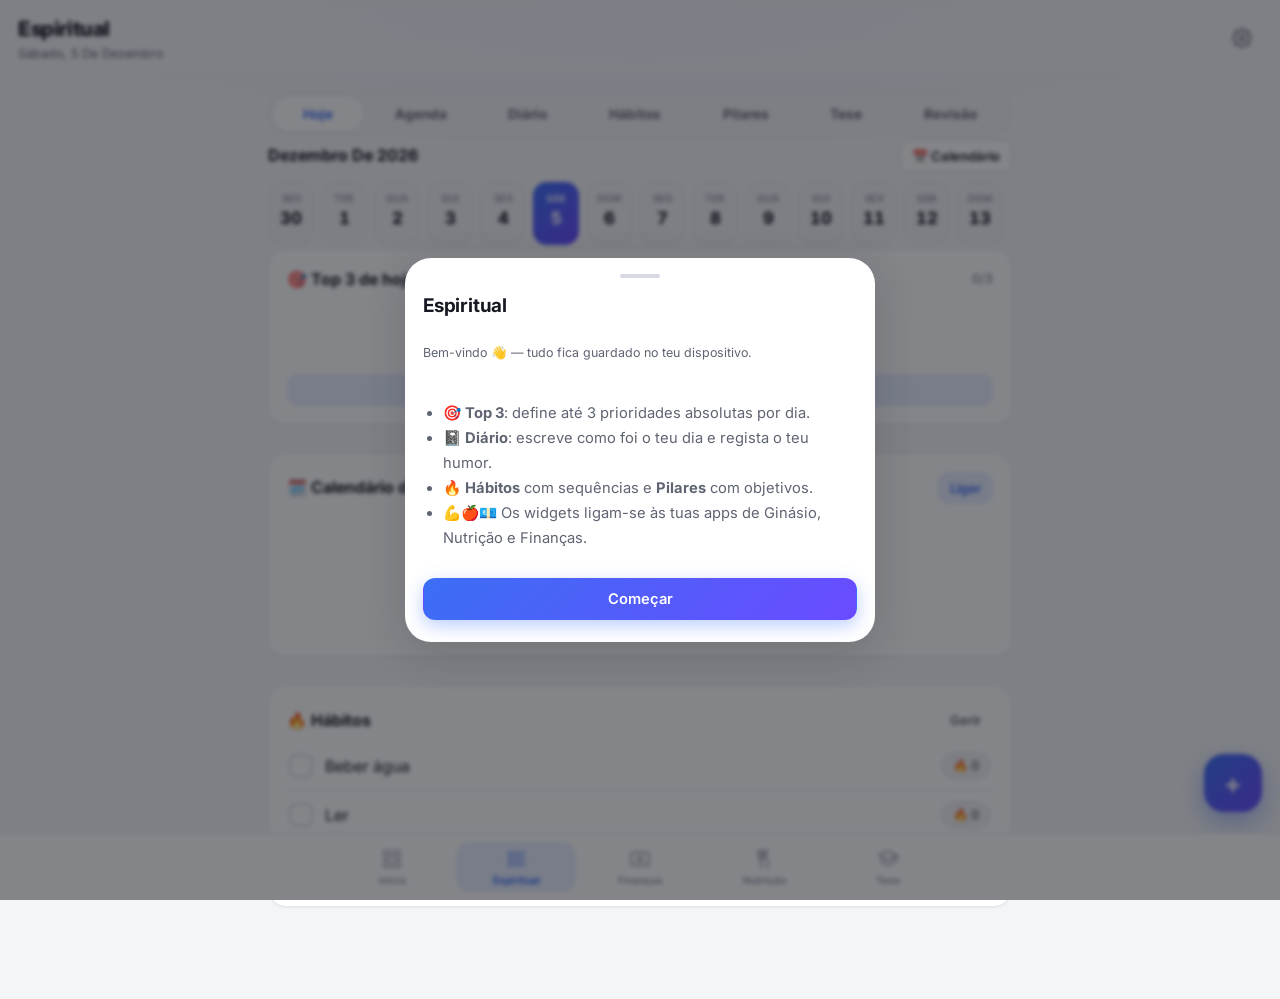
<file: lifeos/index.html>
<!DOCTYPE html>
<html lang="pt">
<head>
  <meta charset="UTF-8" />
  <meta name="viewport" content="width=device-width, initial-scale=1, viewport-fit=cover, maximum-scale=1, user-scalable=no" />
  <title>Espiritual</title>
  <meta name="theme-color" content="#f6f6f4" />
  <link rel="preconnect" href="https://fonts.googleapis.com" />
  <link rel="preconnect" href="https://fonts.gstatic.com" crossorigin />
  <link href="https://fonts.googleapis.com/css2?family=Inter:wght@400;500;600;700;800;900&family=JetBrains+Mono:wght@500;700&display=swap" rel="stylesheet" />
  <link rel="stylesheet" href="../shared/base.css" />
  <link rel="manifest" href="./manifest.webmanifest" />
  <link rel="apple-touch-icon" href="../icons/lifeos.svg" />
  <meta name="apple-mobile-web-app-capable" content="yes" />
  <meta name="mobile-web-app-capable" content="yes" />
  <style>:root{ --accent:#3b6ef5; --accent-2:#6a4bff; --accent-soft:#e7eefe; --on-accent:#fff; } @media (prefers-color-scheme: dark){ :root{ --accent-soft:#1d2740; } }</style>
</head>
<body>
  <header class="topbar">
    <div><h1 id="title">Espiritual</h1><div class="sub" id="subtitle"></div></div>
    <div class="spacer"></div>
    <button class="btn btn-icon btn-ghost" id="settingsBtn" aria-label="Definições">
      <svg viewBox="0 0 24 24" width="22" height="22" fill="none" stroke="currentColor" stroke-width="1.8"><circle cx="12" cy="12" r="3"/><path d="M19.4 15a1.7 1.7 0 0 0 .3 1.9 2 2 0 1 1-2.8 2.8 1.7 1.7 0 0 0-1.9-.3 1.7 1.7 0 0 0-1 1.5 2 2 0 1 1-4 0 1.7 1.7 0 0 0-1.1-1.5 1.7 1.7 0 0 0-1.9.3 2 2 0 1 1-2.8-2.8 1.7 1.7 0 0 0 .3-1.9 1.7 1.7 0 0 0-1.5-1 2 2 0 1 1 0-4 1.7 1.7 0 0 0 1.5-1.1 1.7 1.7 0 0 0-.3-1.9 2 2 0 1 1 2.8-2.8 1.7 1.7 0 0 0 1.9.3H9a1.7 1.7 0 0 0 1-1.5 2 2 0 1 1 4 0 1.7 1.7 0 0 0 1 1.5 1.7 1.7 0 0 0 1.9-.3 2 2 0 1 1 2.8 2.8 1.7 1.7 0 0 0-.3 1.9V9a1.7 1.7 0 0 0 1.5 1 2 2 0 1 1 0 4 1.7 1.7 0 0 0-1.5 1z"/></svg>
    </button>
  </header>

  <main class="app">
    <div class="seg" id="tabs" style="margin:16px 0 4px">
      <button data-tab="hoje" class="active">Hoje</button>
      <button data-tab="agenda">Agenda</button>
      <button data-tab="journal">Diário</button>
      <button data-tab="habits">Hábitos</button>
      <button data-tab="pillars">Pilares</button>
      <button data-tab="thesis">Tese</button>
      <button data-tab="review">Revisão</button>
    </div>
    <div id="view"></div>
  </main>

  <script src="../shared/ui.js"></script>
  <script src="../shared/store.js"></script>
  <script src="../shared/sync.js"></script>
  <script src="../shared/domain.js"></script>
  <script src="../shared/gcal.js"></script>
  <script src="../shared/app.js"></script>
  <script src="./lifeos.js"></script>
</body>
</html>
</file>
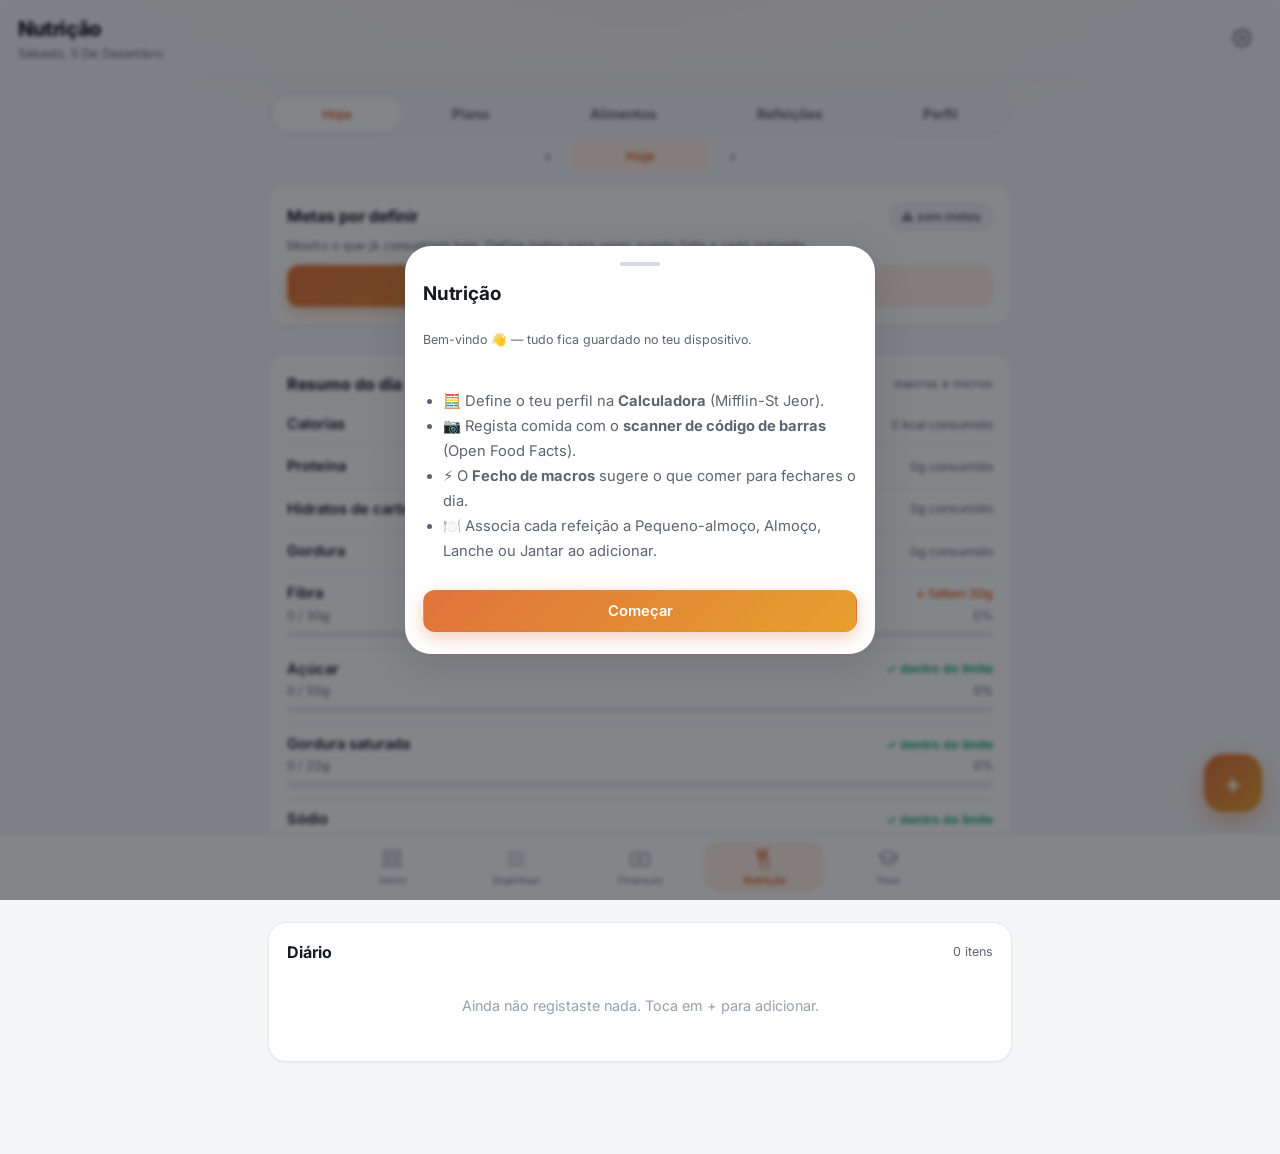
<file: nutrition/index.html>
<!DOCTYPE html>
<html lang="pt">
<head>
  <meta charset="UTF-8" />
  <meta name="viewport" content="width=device-width, initial-scale=1, viewport-fit=cover, maximum-scale=1, user-scalable=no" />
  <title>Nutrição</title>
  <meta name="theme-color" content="#f6f6f4" />
  <link rel="preconnect" href="https://fonts.googleapis.com" />
  <link rel="preconnect" href="https://fonts.gstatic.com" crossorigin />
  <link href="https://fonts.googleapis.com/css2?family=Inter:wght@400;500;600;700;800;900&family=JetBrains+Mono:wght@500;700&display=swap" rel="stylesheet" />
  <link rel="stylesheet" href="../shared/base.css" />
  <link rel="manifest" href="./manifest.webmanifest" />
  <link rel="apple-touch-icon" href="../icons/nutrition.svg" />
  <meta name="apple-mobile-web-app-capable" content="yes" />
  <meta name="mobile-web-app-capable" content="yes" />
  <style>:root{ --accent:#e0733b; --accent-2:#e6a02e; --accent-soft:#fceee4; --on-accent:#fff; } @media (prefers-color-scheme: dark){ :root{ --accent-soft:#3a2417; } }</style>
</head>
<body>
  <header class="topbar">
    <div><h1 id="title">Nutrição</h1><div class="sub" id="subtitle"></div></div>
    <div class="spacer"></div>
    <button class="btn btn-icon btn-ghost" id="settingsBtn" aria-label="Definições">
      <svg viewBox="0 0 24 24" width="22" height="22" fill="none" stroke="currentColor" stroke-width="1.8"><circle cx="12" cy="12" r="3"/><path d="M19.4 15a1.7 1.7 0 0 0 .3 1.9 2 2 0 1 1-2.8 2.8 1.7 1.7 0 0 0-1.9-.3 1.7 1.7 0 0 0-1 1.5 2 2 0 1 1-4 0 1.7 1.7 0 0 0-1.1-1.5 1.7 1.7 0 0 0-1.9.3 2 2 0 1 1-2.8-2.8 1.7 1.7 0 0 0 .3-1.9 1.7 1.7 0 0 0-1.5-1 2 2 0 1 1 0-4 1.7 1.7 0 0 0 1.5-1.1 1.7 1.7 0 0 0-.3-1.9 2 2 0 1 1 2.8-2.8 1.7 1.7 0 0 0 1.9.3H9a1.7 1.7 0 0 0 1-1.5 2 2 0 1 1 4 0 1.7 1.7 0 0 0 1 1.5 1.7 1.7 0 0 0 1.9-.3 2 2 0 1 1 2.8 2.8 1.7 1.7 0 0 0-.3 1.9V9a1.7 1.7 0 0 0 1.5 1 2 2 0 1 1 0 4 1.7 1.7 0 0 0-1.5 1z"/></svg>
    </button>
  </header>

  <main class="app">
    <div class="seg" id="tabs" style="margin:16px 0 4px">
      <button data-tab="hoje" class="active">Hoje</button>
      <button data-tab="plano">Plano</button>
      <button data-tab="foods">Alimentos</button>
      <button data-tab="meals">Refeições</button>
      <button data-tab="calc">Perfil</button>
    </div>
    <div id="view"></div>
  </main>

  <script src="../shared/ui.js"></script>
  <script src="../shared/store.js"></script>
  <script src="../shared/sync.js"></script>
  <script src="../shared/domain.js"></script>
  <script src="../shared/gcal.js"></script>
  <script src="../shared/app.js"></script>
  <script src="./nutrition.js"></script>
</body>
</html>
</file>
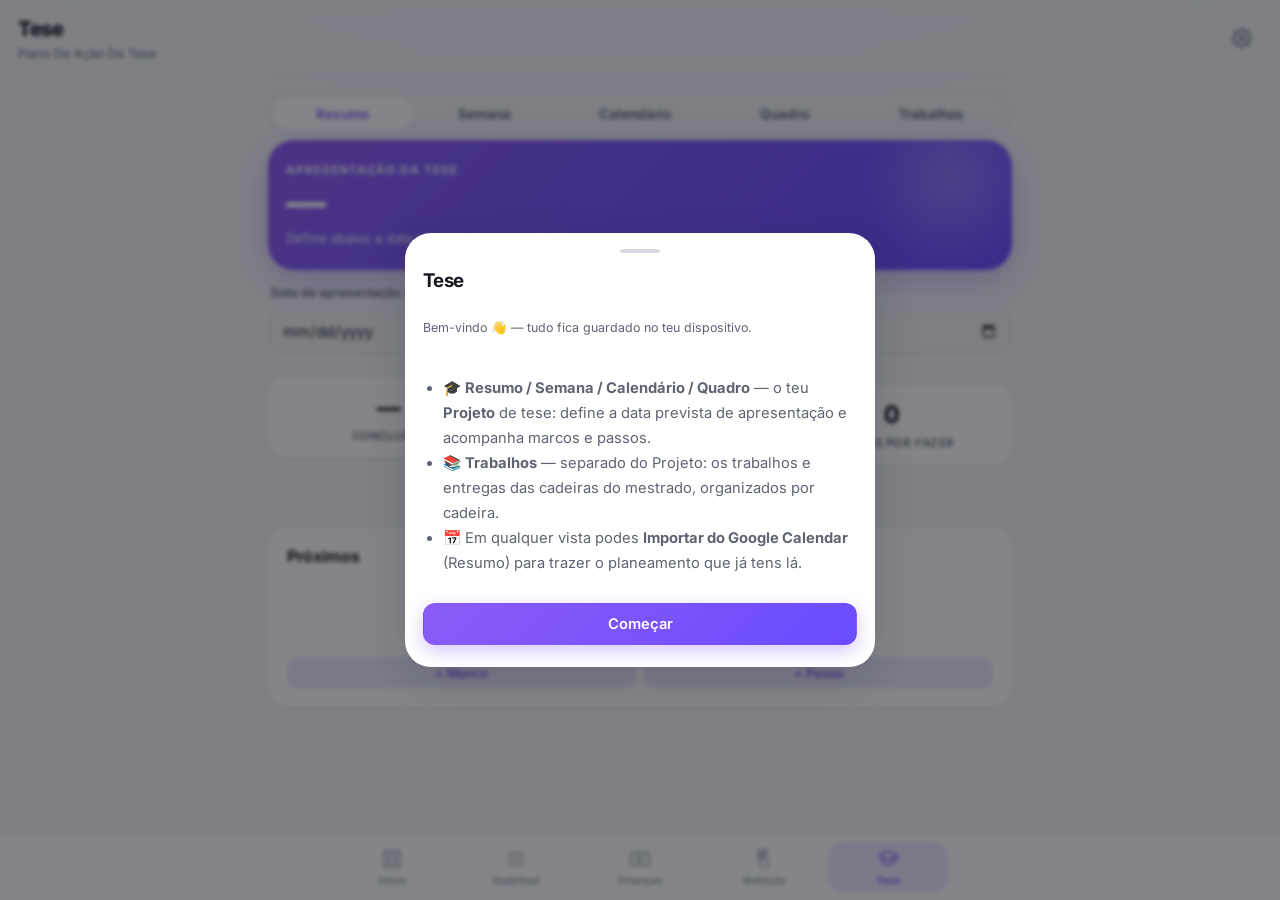
<file: tese/index.html>
<!DOCTYPE html>
<html lang="pt">
<head>
  <meta charset="UTF-8" />
  <meta name="viewport" content="width=device-width, initial-scale=1, viewport-fit=cover, maximum-scale=1, user-scalable=no" />
  <title>Tese</title>
  <meta name="theme-color" content="#f6f6f4" />
  <link rel="preconnect" href="https://fonts.googleapis.com" />
  <link rel="preconnect" href="https://fonts.gstatic.com" crossorigin />
  <link href="https://fonts.googleapis.com/css2?family=Inter:wght@400;500;600;700;800;900&family=JetBrains+Mono:wght@500;700&display=swap" rel="stylesheet" />
  <link rel="stylesheet" href="../shared/base.css" />
  <link rel="manifest" href="./manifest.webmanifest" />
  <link rel="apple-touch-icon" href="../icons/tese.svg" />
  <meta name="apple-mobile-web-app-capable" content="yes" />
  <meta name="mobile-web-app-capable" content="yes" />
  <style>:root{ --accent:#8b5cf6; --accent-2:#6a4bff; --accent-soft:#ede9fe; --on-accent:#fff; } @media (prefers-color-scheme: dark){ :root{ --accent-soft:#2a1f47; } }</style>
</head>
<body>
  <header class="topbar">
    <div><h1 id="title">Tese</h1><div class="sub" id="subtitle"></div></div>
    <div class="spacer"></div>
    <button class="btn btn-icon btn-ghost" id="settingsBtn" aria-label="Definições">
      <svg viewBox="0 0 24 24" width="22" height="22" fill="none" stroke="currentColor" stroke-width="1.8"><circle cx="12" cy="12" r="3"/><path d="M19.4 15a1.7 1.7 0 0 0 .3 1.9 2 2 0 1 1-2.8 2.8 1.7 1.7 0 0 0-1.9-.3 1.7 1.7 0 0 0-1 1.5 2 2 0 1 1-4 0 1.7 1.7 0 0 0-1.1-1.5 1.7 1.7 0 0 0-1.9.3 2 2 0 1 1-2.8-2.8 1.7 1.7 0 0 0 .3-1.9 1.7 1.7 0 0 0-1.5-1 2 2 0 1 1 0-4 1.7 1.7 0 0 0 1.5-1.1 1.7 1.7 0 0 0-.3-1.9 2 2 0 1 1 2.8-2.8 1.7 1.7 0 0 0 1.9.3H9a1.7 1.7 0 0 0 1-1.5 2 2 0 1 1 4 0 1.7 1.7 0 0 0 1 1.5 1.7 1.7 0 0 0 1.9-.3 2 2 0 1 1 2.8 2.8 1.7 1.7 0 0 0-.3 1.9V9a1.7 1.7 0 0 0 1.5 1 2 2 0 1 1 0 4 1.7 1.7 0 0 0-1.5 1z"/></svg>
    </button>
  </header>

  <main class="app">
    <div class="seg" id="tabs" style="margin:16px 0 4px">
      <button data-tab="resumo" class="active">Resumo</button>
      <button data-tab="timeline">Semana</button>
      <button data-tab="calendar">Calendário</button>
      <button data-tab="board">Quadro</button>
      <button data-tab="works">Trabalhos</button>
    </div>
    <div id="view"></div>
  </main>

  <script src="../shared/ui.js"></script>
  <script src="../shared/store.js"></script>
  <script src="../shared/sync.js"></script>
  <script src="../shared/domain.js"></script>
  <script src="../shared/gcal.js"></script>
  <script src="../shared/app.js"></script>
  <script src="./tese.js"></script>
</body>
</html>
</file>
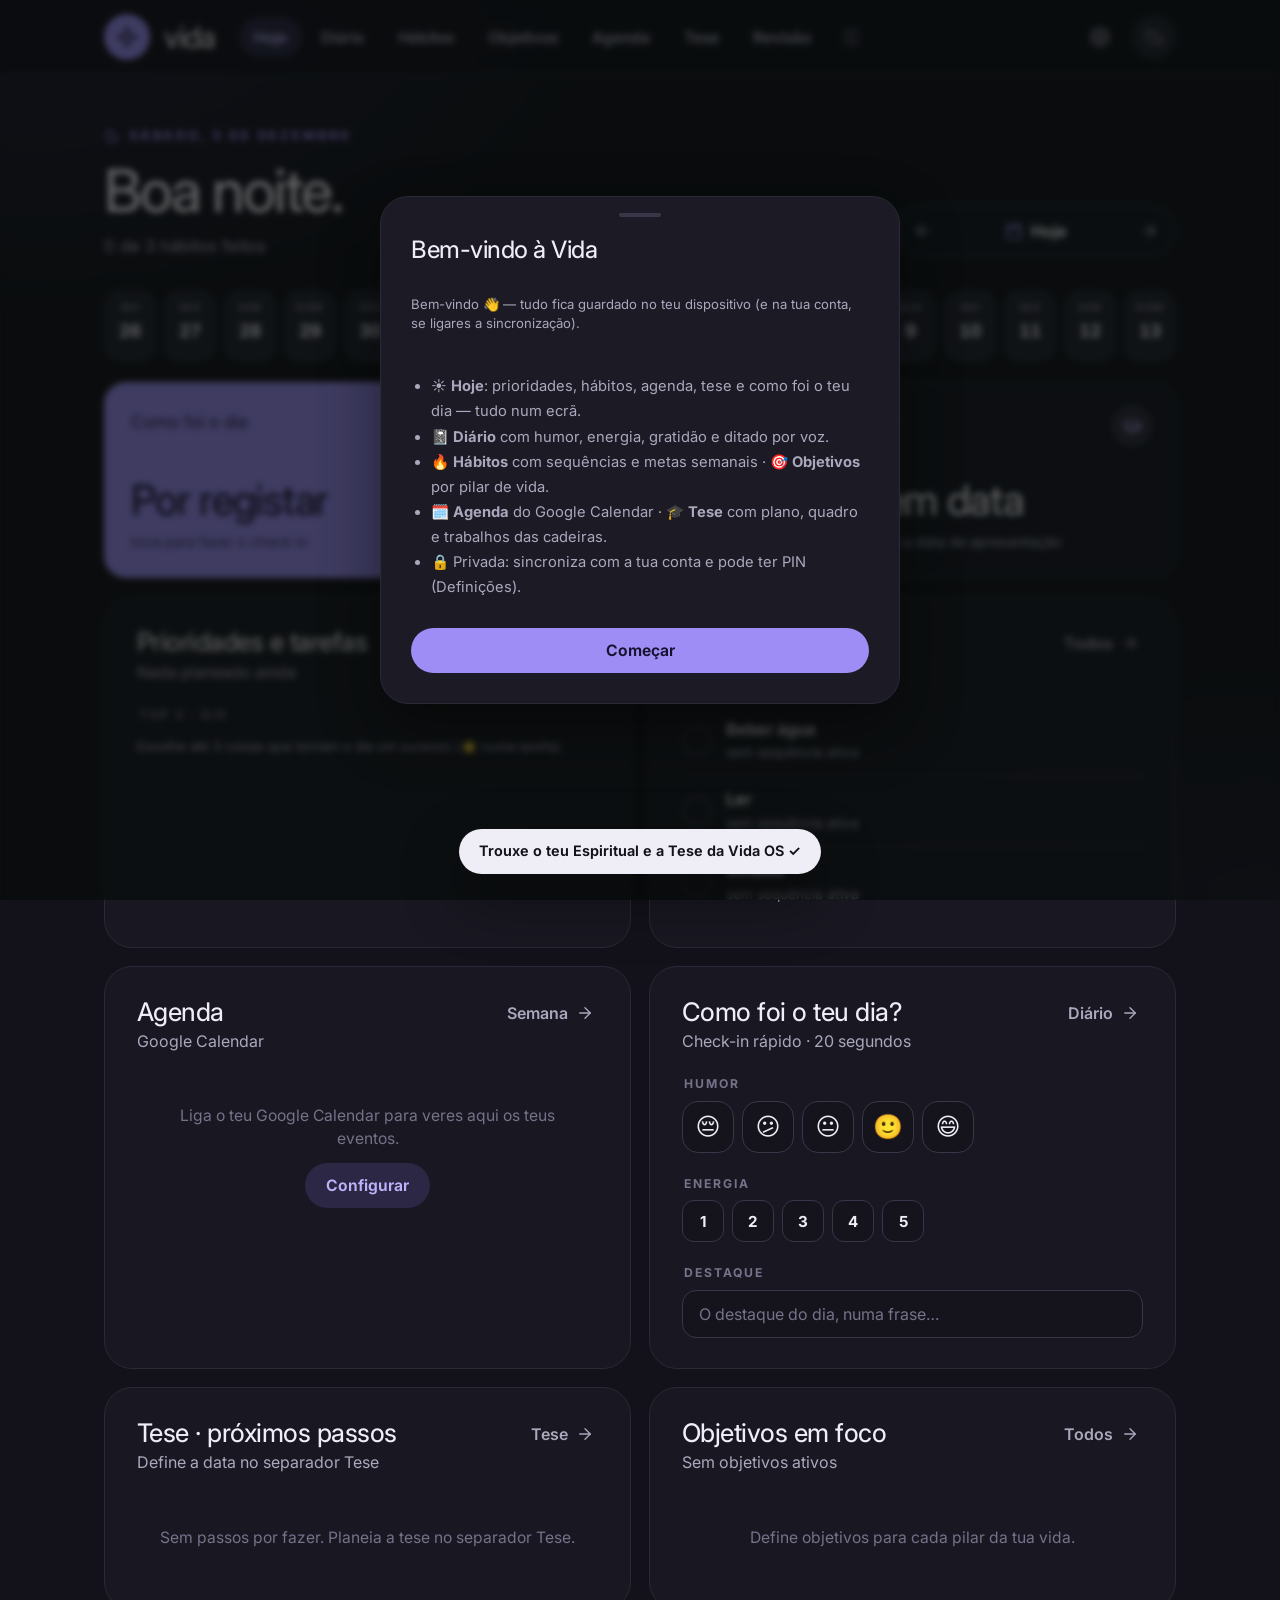
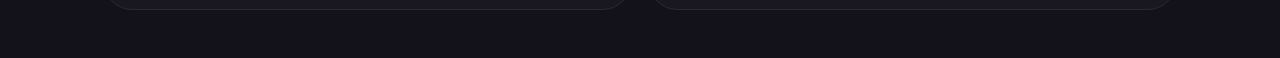
<file: vida/index.html>
<!DOCTYPE html>
<html lang="pt">
<head>
  <meta charset="UTF-8" />
  <meta name="viewport" content="width=device-width, initial-scale=1, viewport-fit=cover, maximum-scale=1, user-scalable=no" />
  <title>Vida</title>
  <meta name="description" content="O teu dia, hábitos, objetivos, diário, agenda e tese — privado e sincronizado." />
  <meta name="theme-color" content="#14131b" />
  <meta name="robots" content="noindex, nofollow" />
  <link rel="preconnect" href="https://fonts.googleapis.com" />
  <link rel="preconnect" href="https://fonts.gstatic.com" crossorigin />
  <link href="https://fonts.googleapis.com/css2?family=Inter:wght@400;500;600;700;800;900&family=JetBrains+Mono:wght@500;700&display=swap" rel="stylesheet" />
  <link rel="stylesheet" href="./shared/base.css" />
  <link rel="stylesheet" href="./vida.css" />
  <link rel="manifest" href="./manifest.webmanifest" />
  <link rel="icon" type="image/svg+xml" href="./icons/icon.svg" />
  <link rel="apple-touch-icon" href="./icons/icon-180.png" />
  <meta name="apple-mobile-web-app-capable" content="yes" />
  <meta name="apple-mobile-web-app-title" content="Vida" />
  <meta name="mobile-web-app-capable" content="yes" />
</head>
<body>
  <header class="nav">
    <div class="nav-in">
      <a class="brand" href="./" aria-label="Vida — início">
        <span class="logo"><svg viewBox="0 0 24 24" width="22" height="22" fill="none" stroke="currentColor" stroke-width="2" stroke-linecap="round" stroke-linejoin="round" aria-hidden="true"><path d="M9.937 15.5A2 2 0 0 0 8.5 14.063l-6.135-1.582a.5.5 0 0 1 0-.962L8.5 9.936A2 2 0 0 0 9.937 8.5l1.582-6.135a.5.5 0 0 1 .963 0L14.063 8.5A2 2 0 0 0 15.5 9.937l6.135 1.581a.5.5 0 0 1 0 .964L15.5 14.063a2 2 0 0 0-1.437 1.437l-1.582 6.135a.5.5 0 0 1-.963 0z"/></svg></span>
        <span class="name">vida</span>
      </a>
      <nav class="tabs" id="tabs" aria-label="Separadores"></nav>
      <div class="nav-actions">
        <button class="icon-btn" id="settingsBtn" aria-label="Definições" title="Definições"></button>
        <button class="avatar off" id="avatarBtn" aria-label="Conta e sincronização" title="Conta e sincronização"></button>
      </div>
    </div>
  </header>

  <main class="app">
    <div id="view"></div>
  </main>

  <script src="./config.js"></script>
  <script src="./shared/ui.js"></script>
  <script src="./shared/store.js"></script>
  <script src="./shared/sync.js"></script>
  <script src="./shared/app.js"></script>
  <script src="./shared/components.js"></script>
  <script src="./gcal.js"></script>
  <script src="./tese.js"></script>
  <script src="./vida.js"></script>
</body>
</html>
</file>
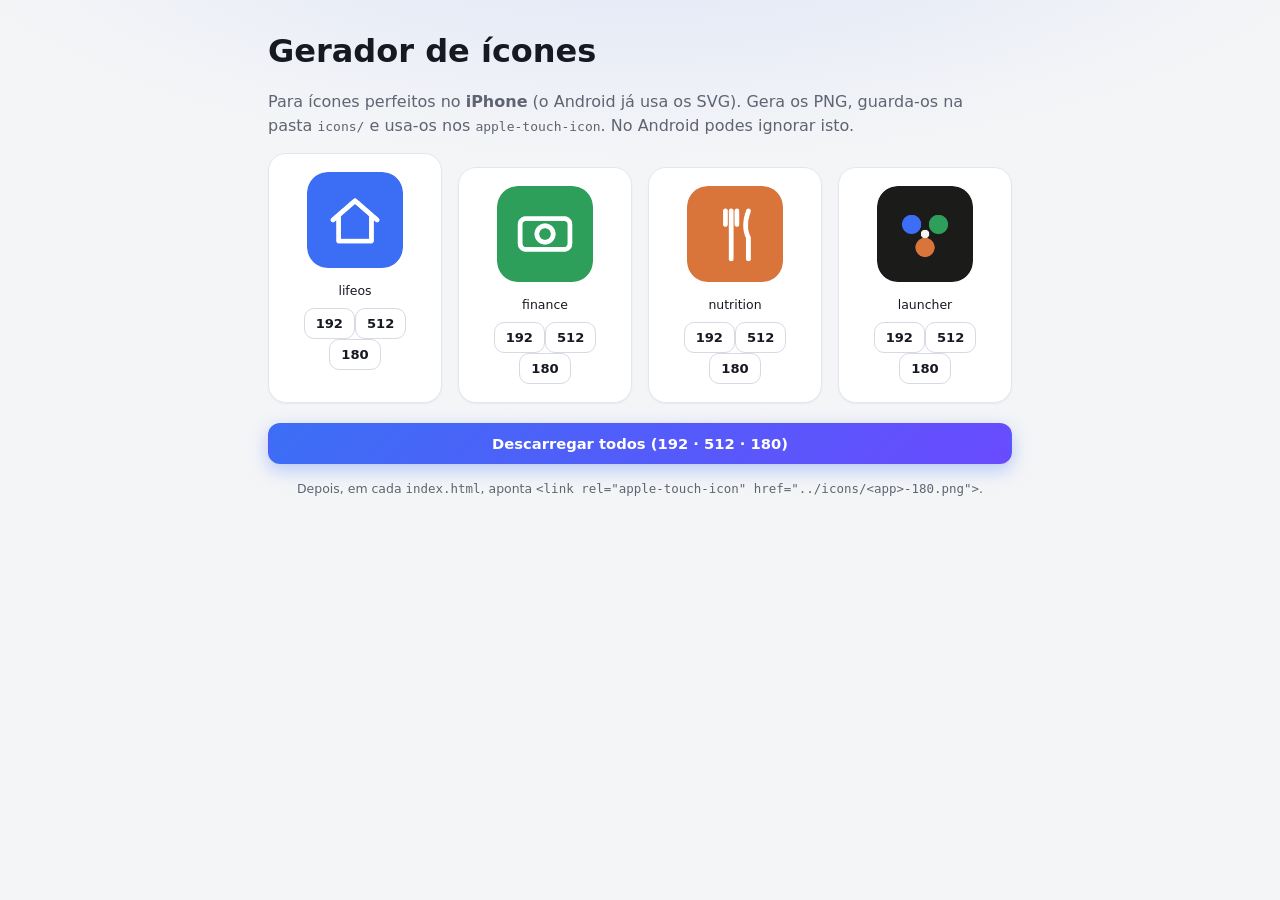
<file: tools/icones.html>
<!DOCTYPE html>
<html lang="pt">
<head>
  <meta charset="UTF-8" />
  <meta name="viewport" content="width=device-width, initial-scale=1" />
  <title>Gerador de ícones · Vida OS</title>
  <link rel="stylesheet" href="../shared/base.css" />
  <style> .grid{display:grid;grid-template-columns:repeat(auto-fill,minmax(150px,1fr));gap:16px} .ic{text-align:center} canvas{width:96px;height:96px;border-radius:20px;background:var(--surface-2)} </style>
</head>
<body>
  <main class="app">
    <div style="padding-top:28px">
      <h1 style="margin:0">Gerador de ícones</h1>
      <p class="muted">Para ícones perfeitos no <b>iPhone</b> (o Android já usa os SVG). Gera os PNG, guarda-os na pasta <code>icons/</code> e usa-os nos <code>apple-touch-icon</code>. No Android podes ignorar isto.</p>
    </div>
    <div class="grid" id="grid"></div>
    <button class="btn btn-primary btn-block" style="margin-top:20px" id="all">Descarregar todos (192 · 512 · 180)</button>
    <p class="tiny muted center" style="margin-top:16px">Depois, em cada <code>index.html</code>, aponta <code>&lt;link rel="apple-touch-icon" href="../icons/&lt;app&gt;-180.png"&gt;</code>.</p>
  </main>

  <script>
  const APPS = [
    { id:"lifeos",  color:"#3b6ef5", glyph:"house" },
    { id:"finance", color:"#2e9e5b", glyph:"card" },
    { id:"nutrition", color:"#d9743b", glyph:"fork" },
    { id:"launcher", color:"#1b1b1a", glyph:"dots" },
  ];

  function rrect(c,x,y,w,h,r){ c.beginPath(); c.moveTo(x+r,y); c.arcTo(x+w,y,x+w,y+h,r); c.arcTo(x+w,y+h,x,y+h,r); c.arcTo(x,y+h,x,y,r); c.arcTo(x,y,x+w,y,r); c.closePath(); }

  function draw(canvas, app, size){
    canvas.width=size; canvas.height=size;
    const c=canvas.getContext("2d"); const s=size;
    rrect(c,0,0,s,s,s*0.22); c.fillStyle=app.color; c.fill();
    c.strokeStyle="#fff"; c.lineWidth=s*0.05; c.lineCap="round"; c.lineJoin="round"; c.fillStyle="#fff";
    const P=(a)=>a*s;
    if(app.glyph==="house"){
      c.beginPath(); c.moveTo(P(.27),P(.5)); c.lineTo(P(.5),P(.3)); c.lineTo(P(.73),P(.5)); c.stroke();
      c.beginPath(); c.moveTo(P(.33),P(.47)); c.lineTo(P(.33),P(.72)); c.lineTo(P(.67),P(.72)); c.lineTo(P(.67),P(.47)); c.stroke();
    } else if(app.glyph==="card"){
      rrect(c,P(.24),P(.34),P(.52),P(.32),P(.06)); c.stroke();
      c.beginPath(); c.arc(P(.5),P(.5),P(.085),0,7); c.stroke();
    } else if(app.glyph==="fork"){
      c.beginPath(); c.moveTo(P(.4),P(.26)); c.lineTo(P(.4),P(.4)); c.moveTo(P(.46),P(.26)); c.lineTo(P(.46),P(.42));
      c.moveTo(P(.52),P(.26)); c.lineTo(P(.52),P(.4)); c.stroke();
      c.beginPath(); c.moveTo(P(.46),P(.42)); c.lineTo(P(.46),P(.76)); c.stroke();
      c.beginPath(); c.moveTo(P(.64),P(.26)); c.quadraticCurveTo(P(.58),P(.42),P(.64),P(.54)); c.lineTo(P(.64),P(.76)); c.stroke();
    } else if(app.glyph==="dots"){
      const d=[[.36,.4,"#3b6ef5"],[.64,.4,"#2e9e5b"],[.5,.64,"#d9743b"]];
      d.forEach(([x,y,col])=>{ c.fillStyle=col; c.beginPath(); c.arc(P(x),P(y),P(.1),0,7); c.fill(); });
      c.strokeStyle="#f6f6f4"; c.beginPath(); c.arc(P(.5),P(.5),P(.045),0,7); c.fillStyle="#f6f6f4"; c.fill();
    }
  }

  function download(app, size){
    const cv=document.createElement("canvas"); draw(cv,app,size);
    const a=document.createElement("a"); a.href=cv.toDataURL("image/png"); a.download=`${app.id}-${size}.png`; a.click();
  }

  const grid=document.getElementById("grid");
  APPS.forEach((app)=>{
    const cv=document.createElement("canvas"); draw(cv,app,180);
    const box=document.createElement("div"); box.className="card ic";
    box.appendChild(cv);
    const t=document.createElement("div"); t.className="tiny"; t.style.margin="8px 0"; t.textContent=app.id; box.appendChild(t);
    [192,512,180].forEach((sz)=>{ const b=document.createElement("button"); b.className="btn btn-sm"; b.textContent=sz; b.onclick=()=>download(app,sz); box.appendChild(b); });
    grid.appendChild(box);
  });
  document.getElementById("all").onclick=()=>{ APPS.forEach((app)=>[192,512,180].forEach((sz)=>setTimeout(()=>download(app,sz),50))); };
  </script>
</body>
</html>
</file>
<file: shared/base.css>
/* =====================================================================
   Vida OS — Design System partilhado  ·  v2 "identidade"
   Minimalista mas com carácter · tema automático (dark/light)
   ===================================================================== */

:root {
  /* Neutros (modo claro) — ligeiramente quentes para dar alma */
  --bg:        #f4f5f7;
  --bg-tint:   #eceef3;
  --surface:   #ffffff;
  --surface-2: #f1f2f5;
  --surface-3: #e9ebf0;
  --border:    #e4e6ec;
  --border-2:  #d7dae2;
  --text:      #171922;
  --text-soft: #5f6472;
  --text-mute: #9aa0ae;

  --good:  #1fa971;
  --warn:  #e0932b;
  --bad:   #e0574f;

  /* Acento (cada app sobrepõe --accent / --accent-2 / --accent-soft) */
  --accent:      #3b6ef5;
  --accent-2:    #6a4bff;
  --accent-soft: #e9eefe;
  --on-accent:   #ffffff;
  --accent-grad: linear-gradient(135deg, var(--accent), var(--accent-2));

  /* Forma e ritmo */
  --r-xs: 8px;
  --r-sm: 12px;
  --r:    18px;
  --r-lg: 26px;
  --gap:  14px;
  --pad:  18px;

  /* Elevação em camadas */
  --sh-1: 0 1px 2px rgba(20,22,34,.05);
  --sh-2: 0 2px 6px rgba(20,22,34,.06), 0 12px 28px rgba(20,22,34,.06);
  --sh-pop: 0 10px 40px rgba(20,22,34,.16);
  --shadow: var(--sh-2);
  --ring-focus: 0 0 0 3px color-mix(in srgb, var(--accent) 30%, transparent);

  --font: "Inter", -apple-system, BlinkMacSystemFont, "Segoe UI", Roboto, system-ui, sans-serif;
  --font-num: "Inter", ui-rounded, "SF Pro Rounded", system-ui, sans-serif;
  --mono: "JetBrains Mono", ui-monospace, "SF Mono", "Cascadia Code", Consolas, monospace;

  /* Paleta categórica dos gráficos (donuts, legendas) — 8 cores validadas para
     distinção real ao olhar e para daltonismo (ver ferramenta de validação da
     skill "dataviz"); ordem fixa, nunca trocada por categoria/filtro. */
  --series-1: #2a78d6; /* azul */
  --series-2: #eb6834; /* laranja */
  --series-3: #1baf7a; /* verde-água */
  --series-4: #eda100; /* amarelo */
  --series-5: #e87ba4; /* magenta */
  --series-6: #008300; /* verde */
  --series-7: #4a3aa7; /* violeta */
  --series-8: #e34948; /* vermelho */
}

@media (prefers-color-scheme: dark) {
  :root {
    --bg:        #0e0f13;
    --bg-tint:   #14151b;
    --surface:   #191b21;
    --surface-2: #21242c;
    --surface-3: #2a2e37;
    --border:    #2b2f39;
    --border-2:  #363b47;
    --text:      #f0f1f5;
    --text-soft: #a4abbb;
    --text-mute: #6b7280;

    --good:  #35c98a;
    --warn:  #ecb45f;
    --bad:   #f2726b;

    --accent-soft: #1b2440;
    --on-accent:   #ffffff;

    --sh-1: 0 1px 2px rgba(0,0,0,.4);
    --sh-2: 0 2px 8px rgba(0,0,0,.35), 0 16px 40px rgba(0,0,0,.45);
    --sh-pop: 0 14px 50px rgba(0,0,0,.6);

    /* mesmas 8 cores, um passo mais claro para contraste >= 3:1 no fundo escuro */
    --series-1: #3987e5;
    --series-2: #d95926;
    --series-3: #199e70;
    --series-4: #c98500;
    --series-5: #d55181;
    --series-6: #008300;
    --series-7: #9085e9;
    --series-8: #e66767;
  }
}

:root[data-theme="light"] { color-scheme: light; }
:root[data-theme="dark"]  { color-scheme: dark; }

* { box-sizing: border-box; }
html, body { margin: 0; padding: 0; }
html {
  height: 100%;
  /* Impede que Safari/Chrome no telemóvel "ampliem" automaticamente o texto
     em layouts de coluna — é a causa mais comum da app parecer ampliada ao abrir. */
  -webkit-text-size-adjust: 100%;
  text-size-adjust: 100%;
}

body {
  font-family: var(--font);
  color: var(--text);
  -webkit-font-smoothing: antialiased;
  text-rendering: optimizeLegibility;
  line-height: 1.45;
  background: var(--bg);
  /* Fluxo normal de documento — a PÁGINA faz scroll como qualquer site,
     mantendo o gesto nativo de "puxar para atualizar" no telemóvel. */
  overflow-x: hidden;
}
/* halo do acento como camada FIXA por trás do conteúdo */
body::before {
  content: ""; position: fixed; inset: 0; z-index: -1; pointer-events: none;
  background: radial-gradient(120% 60% at 50% -10%, color-mix(in srgb, var(--accent) 12%, var(--bg)) 0%, var(--bg) 46%);
}

/* ---- Layout / app shell ---- */
.app {
  width: 100%; max-width: 780px; margin: 0 auto;
  /* espaço para a tabbar fixa não tapar o fim do conteúdo */
  padding: 0 var(--pad) calc(92px + env(safe-area-inset-bottom));
}

.topbar {
  position: sticky; top: 0; z-index: 20;
  display: flex; align-items: center; gap: 12px;
  padding: calc(14px + env(safe-area-inset-top)) var(--pad) 12px;
  background: color-mix(in srgb, var(--bg) 78%, transparent);
  backdrop-filter: saturate(160%) blur(16px);
  -webkit-backdrop-filter: saturate(160%) blur(16px);
  border-bottom: 1px solid color-mix(in srgb, var(--border) 60%, transparent);
}
.topbar h1 { font-size: 1.28rem; font-weight: 800; margin: 0; letter-spacing: -.02em; }
.topbar .sub { color: var(--text-soft); font-size: .78rem; margin-top: 1px; text-transform: capitalize; }
.topbar .spacer { flex: 1; }

.section-title {
  display: flex; align-items: center; gap: 8px;
  font-family: var(--mono); font-size: .68rem; text-transform: uppercase; letter-spacing: .13em;
  color: var(--text-mute); font-weight: 700; margin: 24px 3px 10px;
}
.section-title::before { content: ""; width: 3px; height: 13px; border-radius: 3px; background: var(--accent-grad); }
.section-title.plain::before { display: none; }

/* ---- Cartões ---- */
.card {
  position: relative;
  background: var(--surface);
  border: 1px solid var(--border);
  border-radius: var(--r);
  padding: var(--pad);
  box-shadow: var(--sh-1);
}
.card.pad-sm { padding: 14px; }
.card + .card { margin-top: var(--gap); }
.stack { display: flex; flex-direction: column; gap: var(--gap); }
.row { display: flex; gap: 12px; align-items: center; }
.row.wrap { flex-wrap: wrap; }
.row.between { justify-content: space-between; }
.grid-2 { display: grid; grid-template-columns: 1fr 1fr; gap: var(--gap); }
.grid-3 { display: grid; grid-template-columns: 1fr 1fr 1fr; gap: 10px; }
@media (max-width: 460px){ .grid-2.collapse { grid-template-columns: 1fr; } }

/* ---- Cartão HERO (foco principal, com gradiente do acento) ---- */
.hero {
  position: relative; overflow: hidden;
  border-radius: var(--r-lg);
  background: var(--accent-grad);
  color: var(--on-accent);
  padding: 22px var(--pad);
  box-shadow: 0 12px 34px color-mix(in srgb, var(--accent) 34%, transparent);
}
.hero::after {
  content: ""; position: absolute; right: -40px; top: -60px; width: 200px; height: 200px;
  background: radial-gradient(circle, rgba(255,255,255,.22), transparent 62%); pointer-events: none;
}
.hero .label { font-size: .74rem; text-transform: uppercase; letter-spacing: .08em; opacity: .9; font-weight: 700; }
.hero .value { font-family: var(--font-num); font-size: 2.5rem; font-weight: 820; letter-spacing: -.03em; line-height: 1.05; margin-top: 2px; }
.hero .foot { opacity: .92; font-size: .82rem; margin-top: 6px; }
.hero .chip { background: rgba(255,255,255,.18); color: #fff; border: 0; }

/* ---- Tipografia auxiliar ---- */
.muted { color: var(--text-soft); }
.tiny  { font-size: .78rem; }
.big   { font-family: var(--font-num); font-size: 2rem; font-weight: 800; letter-spacing: -.025em; }
.num   { font-variant-numeric: tabular-nums; font-family: var(--font-num); }
.center{ text-align: center; }
.accent-text { color: var(--accent); }

/* ---- Botões ---- */
button, .btn {
  font-family: inherit; font-size: .92rem; font-weight: 600;
  border: 1px solid var(--border-2); background: var(--surface); color: var(--text);
  padding: 11px 15px; border-radius: var(--r-sm); cursor: pointer;
  display: inline-flex; align-items: center; gap: 8px; justify-content: center;
  transition: transform .06s ease, box-shadow .18s ease, background .18s ease, border-color .18s ease;
  user-select: none; -webkit-tap-highlight-color: transparent;
}
button:active, .btn:active { transform: scale(.96); }
.btn-primary { background: var(--accent-grad); color: var(--on-accent); border-color: transparent; box-shadow: 0 6px 18px color-mix(in srgb, var(--accent) 34%, transparent); }
.btn-ghost   { background: transparent; border-color: transparent; color: var(--text-soft); }
.btn-soft    { background: var(--accent-soft); color: var(--accent); border-color: transparent; font-weight: 650; }
.btn-block   { width: 100%; }
.btn-icon    { padding: 9px; width: 40px; height: 40px; border-radius: 50%; }
button:disabled { opacity: .5; cursor: default; }
.btn-sm { padding: 7px 11px; font-size: .82rem; border-radius: 10px; }

/* ---- Inputs ---- */
input, select, textarea {
  font-family: inherit; font-size: .95rem; color: var(--text);
  background: var(--surface-2); border: 1px solid var(--border); border-radius: var(--r-sm);
  padding: 12px 13px; width: 100%; transition: border-color .15s, box-shadow .15s;
}
input:focus, select:focus, textarea:focus { outline: none; border-color: var(--accent); box-shadow: var(--ring-focus); }
textarea { resize: vertical; min-height: 74px; line-height: 1.5; }
label.field { display: block; }
label.field > span { display:block; font-size:.77rem; color: var(--text-soft); margin: 0 0 6px 3px; font-weight: 600; }
input[type="checkbox"], input[type="radio"] { width: auto; accent-color: var(--accent); }
.input-row { display: grid; grid-template-columns: 1fr 1fr; gap: 10px; }

/* ---- Progress bars ---- */
.bar { height: 10px; border-radius: 99px; background: var(--surface-3); overflow: hidden; }
.bar > i { display:block; height:100%; width:0; border-radius:99px; background: var(--accent-grad); transition: width .5s cubic-bezier(.2,.8,.2,1); }
.bar.good > i { background: var(--good); }
.bar.warn > i { background: var(--warn); }
.bar.bad  > i { background: var(--bad); }
.bar.thin { height: 7px; }

/* ---- Pills / chips / tags ---- */
.pill {
  display:inline-flex; align-items:center; gap:6px;
  padding: 4px 11px; border-radius: 99px; font-size: .77rem; font-weight: 600;
  background: var(--surface-2); color: var(--text-soft); border: 1px solid var(--border);
}
.pill.on { background: var(--accent-soft); color: var(--accent); border-color: transparent; }
.dot { width: 8px; height: 8px; border-radius: 50%; background: var(--accent); display:inline-block; }

/* ---- Lista de linhas ---- */
.list { display: flex; flex-direction: column; }
.item {
  display: flex; align-items: center; gap: 12px;
  padding: 12px 2px; border-bottom: 1px solid var(--border);
}
.item:last-child { border-bottom: 0; }
.item.on { background: var(--accent-soft); margin: 0 -8px; padding-left: 10px; padding-right: 10px; border-radius: 10px; }
.item .grow { flex: 1; min-width: 0; }
.item .grow .t { font-weight: 560; overflow: hidden; text-overflow: ellipsis; white-space: nowrap; }
.item .grow .s { font-size: .8rem; color: var(--text-soft); }
.item .amt { font-variant-numeric: tabular-nums; font-family: var(--font-num); font-weight: 700; white-space: nowrap; }

/* ---- Bottom navigation ---- */
.tabbar {
  position: fixed; left: 0; right: 0; bottom: 0; z-index: 30;
  /* Promove a barra à sua própria camada GPU — é a correção padrão para o bug
     do iOS/Chrome mobile em que barras "position:fixed" desaparecem ou saltam
     durante o scroll quando a barra de endereço do browser recolhe. */
  transform: translateZ(0); -webkit-transform: translateZ(0);
  will-change: transform;
  display: flex; justify-content: center; gap: 4px;
  padding: 8px 10px calc(8px + env(safe-area-inset-bottom));
  background: var(--surface);
  border-top: 1px solid var(--border);
}
.tabbar a {
  flex: 1; max-width: 120px; text-decoration: none; color: var(--text-mute);
  display: flex; flex-direction: column; align-items: center; gap: 3px;
  font-size: .64rem; font-weight: 700; padding: 6px 0 4px; border-radius: 14px;
  transition: color .15s, background .15s;
}
.tabbar a svg { width: 22px; height: 22px; }
.tabbar a.active { color: var(--accent); background: var(--accent-soft); }

/* ---- Tabs (segmented) ----
   Scrolla horizontalmente DENTRO de si própria quando há muitos separadores,
   em vez de forçar a página inteira a ficar mais larga (o que a tornava "não-clean"). */
.seg {
  display: flex; background: var(--surface-2); border: 1px solid var(--border);
  border-radius: 99px; padding: 4px; gap: 2px;
  overflow-x: auto; -webkit-overflow-scrolling: touch; scrollbar-width: none;
}
.seg::-webkit-scrollbar { display: none; }
.seg button {
  flex: 1 0 auto; min-width: max-content; white-space: nowrap;
  border: 0; background: transparent; color: var(--text-soft);
  border-radius: 99px; padding: 9px 14px; font-size: .85rem; font-weight: 650;
}
.seg button.active { background: var(--surface); color: var(--accent); box-shadow: var(--sh-1); }

/* ---- Modal / sheet ---- */
.scrim { position: fixed; inset: 0; background: rgba(10,12,20,.5); z-index: 40; display:flex; align-items:flex-end; justify-content:center; backdrop-filter: blur(2px); }
.sheet {
  background: var(--surface); width: 100%; max-width: 780px;
  border-radius: var(--r-lg) var(--r-lg) 0 0; padding: 10px var(--pad) calc(22px + env(safe-area-inset-bottom));
  max-height: 90vh; overflow: auto; box-shadow: var(--sh-pop);
  animation: up .26s cubic-bezier(.2,.9,.2,1);
}
.sheet::before { content:""; display:block; width:40px; height:4px; border-radius:99px; background:var(--border-2); margin: 6px auto 14px; }
@media (min-width: 560px){ .scrim { align-items:center; } .sheet { border-radius: var(--r-lg); max-width: 470px; } }
@keyframes up { from { transform: translateY(24px); opacity: .4 } to { transform: none; opacity: 1 } }
.sheet h2 { margin: 0 0 2px; font-size: 1.18rem; letter-spacing: -.01em; }
.sheet .form-grid { display:flex; flex-direction:column; gap: 12px; margin-top: 12px; }

/* ---- Toast ---- */
#toast { position: fixed; left: 50%; bottom: calc(92px + env(safe-area-inset-bottom)); transform: translateX(-50%); z-index: 60; pointer-events:none; display:flex; flex-direction:column; align-items:center; }
#toast .t {
  pointer-events: auto;
  background: color-mix(in srgb, var(--text) 92%, transparent); color: var(--bg);
  padding: 11px 18px; border-radius: 99px; font-size: .85rem; font-weight: 600;
  box-shadow: var(--sh-pop); margin-top: 8px; display:flex; align-items:center;
  animation: pop .22s ease; max-width: 92vw;
}
@keyframes pop { from { transform: translateY(10px); opacity: 0 } to { transform: none; opacity: 1 } }

/* ---- Empty state ---- */
.empty { text-align: center; color: var(--text-mute); padding: 26px 12px; font-size: .9rem; }
.empty .ico { font-size: 1.8rem; display:block; margin-bottom: 6px; opacity:.8; }

/* ---- FAB ---- */
.fab {
  position: fixed; right: 18px; bottom: calc(88px + env(safe-area-inset-bottom)); z-index: 25;
  width: 58px; height: 58px; border-radius: 20px; background: var(--accent-grad); color: var(--on-accent);
  border: 0; box-shadow: 0 10px 26px color-mix(in srgb, var(--accent) 42%, transparent); font-size: 1.7rem;
  display:flex; align-items:center; justify-content:center;
}

/* ---- KPI ---- */
.kpi { display:flex; flex-direction:column; gap:2px; }
.kpi .v { font-family: var(--font-num); font-size: 1.5rem; font-weight: 800; letter-spacing: -.02em; font-variant-numeric: tabular-nums; }
.kpi .k { font-size: .72rem; color: var(--text-soft); text-transform: uppercase; letter-spacing: .05em; font-weight: 600; }

/* ---- Calendário ---- */
.cal { display: grid; grid-template-columns: repeat(7, 1fr); gap: 5px; }
.cal .wd { text-align:center; font-size:.66rem; color: var(--text-mute); font-weight: 700; text-transform: uppercase; padding-bottom: 2px; }
.cal .day {
  aspect-ratio: 1; border: 1px solid var(--border); border-radius: 12px; background: var(--surface-2);
  display:flex; flex-direction:column; align-items:center; justify-content:center; gap:3px;
  font-size: .85rem; font-weight: 600; cursor: pointer; position: relative; color: var(--text);
  font-variant-numeric: tabular-nums;
}
.cal .day.out { opacity: .32; }
.cal .day.today { border-color: var(--accent); color: var(--accent); font-weight: 800; }
.cal .day.sel { background: var(--accent-grad); color: #fff; border-color: transparent; }
.cal .day .mk { display:flex; gap:2px; }
.cal .day .mk i { width: 5px; height: 5px; border-radius: 50%; background: var(--accent); display:block; }
.cal .day.sel .mk i { background: #fff; }

/* ---- Week strip (tira de dias) ---- */
.weekstrip { display:flex; gap:7px; overflow-x:auto; padding: 2px 0 4px; scrollbar-width:none; }
.weekstrip::-webkit-scrollbar { display:none; }
.weekstrip .d {
  flex: 0 0 auto; width: 46px; padding: 8px 0; border-radius: 14px; text-align:center;
  background: var(--surface-2); border: 1px solid var(--border); cursor: pointer;
}
.weekstrip .d .wn { font-size:.62rem; color: var(--text-mute); text-transform: uppercase; font-weight: 700; }
.weekstrip .d .dn { font-size:1.05rem; font-weight: 750; font-variant-numeric: tabular-nums; margin-top:1px; }
.weekstrip .d .pt { width:5px; height:5px; border-radius:50%; background: var(--accent); margin:3px auto 0; }
.weekstrip .d.sel { background: var(--accent-grad); border-color: transparent; color:#fff; }
.weekstrip .d.sel .wn { color: rgba(255,255,255,.85); }
.weekstrip .d.sel .pt { background:#fff; }

/* ---- Legenda de gráficos ---- */
.legend { display:flex; flex-direction:column; gap:7px; min-width:0; }
.legend .lg { display:flex; align-items:center; justify-content:space-between; gap:8px; font-size:.82rem; border-radius:8px; padding:3px 4px; margin:-3px -4px; transition:background .15s; }
.legend .lg[data-idx] { cursor:pointer; }
.legend .lg.sel { background:var(--surface-2); }
.legend .lg .nm { display:flex; align-items:center; gap:8px; min-width:0; flex:1 1 auto; overflow:hidden; }
.legend .lg .nm .tiny { overflow:hidden; text-overflow:ellipsis; white-space:nowrap; }
.legend .lg .sw { width:10px; height:10px; border-radius:3px; flex:none; }
.legend .lg .vl { font-variant-numeric: tabular-nums; color: var(--text-soft); font-weight:600; white-space:nowrap; flex:none; }

/* ---- Macro chips (estilo MyFitnessPal) ---- */
.macros3 { display:grid; grid-template-columns: repeat(3,1fr); gap:10px; }
.macro { text-align:center; }
.macro .mv { font-family: var(--font-num); font-weight: 800; font-size: 1.15rem; }
.macro .mk { font-size:.7rem; color: var(--text-soft); text-transform: uppercase; letter-spacing:.04em; font-weight:600; }
.macro .mbar { height:6px; border-radius:99px; background: var(--surface-3); margin-top:6px; overflow:hidden; }
.macro .mbar > i { display:block; height:100%; border-radius:99px; }

/* ---- Misc ---- */
.hr { height: 1px; background: var(--border); border: 0; margin: 16px 0; }
.hide { display: none !important; }
a.link { color: var(--accent); text-decoration: none; font-weight: 600; }
.ringwrap { display:flex; align-items:center; justify-content:center; }
svg.ring text { fill: var(--text); font-family: var(--font-num); }
.swipe-actions { display:flex; gap:6px; }

@media (pointer:fine){
  .card { transition: box-shadow .2s, transform .08s; }
  ::-webkit-scrollbar { width: 10px; height: 10px; }
  ::-webkit-scrollbar-thumb { background: var(--border-2); border-radius: 99px; border: 3px solid var(--bg); }
}

@media (prefers-reduced-motion: reduce) { * { animation: none !important; transition: none !important; } }
</file>
<file: vida/shared/base.css>
/* =====================================================================
   Finanças — Design System
   Escuro por defeito (verde-floresta), variante clara opcional.
   ===================================================================== */

:root {
  --bg:        #121a16;
  --bg-glow:   #1b2b23;
  --surface:   #1a2420;
  --surface-2: #212d28;
  --surface-3: #2b3933;
  --field:     #141d19;
  --border:    #2a3731;
  --border-2:  #36463f;
  --text:      #eef1ea;
  --text-soft: #a4b0a9;
  --text-mute: #6f7e77;

  --accent:      #5bbd8a;
  --accent-ink:  #7fd3a6;
  --accent-soft: #24392f;
  --on-accent:   #0f2219;

  --good:     #5bbd8a;
  --bad:      #e07a5f;
  --bad-soft: #432822;
  --bad-line: #5a3329;
  --warn:     #e3b45c;
  --bar-neg:  #b5694f;
  --bar-pos:  #4f9e78;

  --r-sm: 14px;
  --r:    22px;
  --r-lg: 28px;
  --gap:  18px;

  --sh-pop: 0 24px 60px rgba(0,0,0,.45);
  --ring-focus: 0 0 0 3px color-mix(in srgb, var(--accent) 35%, transparent);

  --font: "Inter", -apple-system, BlinkMacSystemFont, "Segoe UI", Roboto, system-ui, sans-serif;
  --mono: "JetBrains Mono", ui-monospace, "SF Mono", "Cascadia Code", Consolas, monospace;

  /* Paleta categórica (ordem fixa) — legível sobre o verde escuro */
  --series-1: #e8743b;
  --series-2: #3b82d6;
  --series-3: #6a5acd;
  --series-4: #e3b45c;
  --series-5: #d55181;
  --series-6: #4fb39a;
  --series-7: #9a8cf0;
  --series-8: #e66767;

  color-scheme: dark;
}

/* Variante clara: escolhida nas Definições, ou "Automático" com o sistema em modo claro */
:root[data-theme="light"] {
  --bg:        #f2f5f1;
  --bg-glow:   #e3efe6;
  --surface:   #ffffff;
  --surface-2: #f0f4f0;
  --surface-3: #e3e9e4;
  --field:     #f6f8f5;
  --border:    #e0e7e1;
  --border-2:  #cfd9d1;
  --text:      #14201a;
  --text-soft: #5b6a62;
  --text-mute: #8d9a93;
  --accent:      #2f9e68;
  --accent-ink:  #23784f;
  --accent-soft: #e0f1e7;
  --on-accent:   #0f2219;
  --good:     #2f9e68;
  --bad:      #c8573c;
  --bad-soft: #f8e6df;
  --bad-line: #efcdc1;
  --bar-neg:  #d98a70;
  --bar-pos:  #5bbd8a;
  --sh-pop: 0 24px 60px rgba(20,32,26,.18);
  --series-1: #e0662b; --series-2: #2a73cc; --series-3: #5a4abd; --series-4: #c99018;
  --series-5: #c4426f; --series-6: #27917a; --series-7: #7d6ee0; --series-8: #d24f4f;
  color-scheme: light;
}
@media (prefers-color-scheme: light) {
  :root[data-theme="auto"] {
    --bg: #f2f5f1; --bg-glow: #e3efe6; --surface: #ffffff; --surface-2: #f0f4f0; --surface-3: #e3e9e4; --field: #f6f8f5;
    --border: #e0e7e1; --border-2: #cfd9d1; --text: #14201a; --text-soft: #5b6a62; --text-mute: #8d9a93;
    --accent: #2f9e68; --accent-ink: #23784f; --accent-soft: #e0f1e7; --good: #2f9e68;
    --bad: #c8573c; --bad-soft: #f8e6df; --bad-line: #efcdc1; --bar-neg: #d98a70; --bar-pos: #5bbd8a;
    --sh-pop: 0 24px 60px rgba(20,32,26,.18);
    --series-1: #e0662b; --series-2: #2a73cc; --series-3: #5a4abd; --series-4: #c99018;
    --series-5: #c4426f; --series-6: #27917a; --series-7: #7d6ee0; --series-8: #d24f4f;
    color-scheme: light;
  }
}

* { box-sizing: border-box; }
html, body { margin: 0; padding: 0; }
html { -webkit-text-size-adjust: 100%; text-size-adjust: 100%; }
body {
  font-family: var(--font); color: var(--text); background: var(--bg);
  -webkit-font-smoothing: antialiased; line-height: 1.45; overflow-x: hidden; min-height: 100vh;
}
body::before {
  content: ""; position: fixed; inset: 0; z-index: -1; pointer-events: none;
  background:
    radial-gradient(70% 50% at 0% 0%, var(--bg-glow) 0%, transparent 70%),
    radial-gradient(60% 40% at 100% 100%, color-mix(in srgb, var(--bg-glow) 60%, transparent) 0%, transparent 70%),
    var(--bg);
}

/* ---- Navegação ---- */
.nav {
  position: sticky; top: 0; z-index: 20;
  background: color-mix(in srgb, var(--bg) 82%, transparent);
  backdrop-filter: blur(16px) saturate(140%); -webkit-backdrop-filter: blur(16px) saturate(140%);
  border-bottom: 1px solid var(--border);
  padding-top: env(safe-area-inset-top);
}
.nav-in {
  max-width: 1120px; margin: 0 auto; padding: 14px 24px;
  display: flex; align-items: center; gap: 22px;
}
.brand { display: flex; align-items: center; gap: 14px; text-decoration: none; color: var(--text); flex: none; }
.brand .logo {
  width: 46px; height: 46px; border-radius: 50%; background: var(--accent); color: var(--on-accent);
  display: flex; align-items: center; justify-content: center;
}
.brand .name { font-size: 1.85rem; font-weight: 450; letter-spacing: -.03em; }
.tabs {
  flex: 1; min-width: 0; display: flex; gap: 4px; overflow-x: auto; scrollbar-width: none;
  -webkit-overflow-scrolling: touch; padding: 2px;
}
.tabs::-webkit-scrollbar { display: none; }
.tabs button {
  flex: none; border: 0; background: transparent; color: var(--text-soft);
  font: 600 .96rem var(--font); padding: 10px 15px; border-radius: 99px; white-space: nowrap; cursor: pointer;
  transition: background .15s, color .15s;
}
.tabs button:hover { color: var(--text); }
.tabs button.active { background: var(--accent-soft); color: var(--accent-ink); }
.tabs button.seg-edit { color: var(--text-mute); padding: 11px 12px; display: flex; align-items: center; }
.tabs button.seg-edit:hover { color: var(--accent-ink); }
.nav-actions { display: flex; align-items: center; gap: 10px; flex: none; }
.icon-btn {
  width: 44px; height: 44px; border-radius: 50%; border: 0; background: transparent; color: var(--text-soft);
  display: flex; align-items: center; justify-content: center; cursor: pointer;
}
.icon-btn:hover { background: var(--surface-2); color: var(--text); }
.avatar {
  width: 44px; height: 44px; border-radius: 50%; border: 0; cursor: pointer;
  background: #d97757; color: #2a130b; font: 700 1rem var(--font);
  display: flex; align-items: center; justify-content: center;
}
.avatar.off { background: var(--surface-2); color: var(--text-mute); }

@media (max-width: 1100px) {
  .nav-in { flex-wrap: wrap; gap: 10px 14px; padding: 12px 16px 10px; }
  .nav-actions { margin-left: auto; }
  .tabs { order: 3; flex-basis: 100%; margin: 0 -4px; }
}
/* Muitos separadores para caber numa linha: passam para baixo do logótipo (classe posta pelo JS) */
  .nav-in.wrap2 { flex-wrap: wrap; gap: 10px 14px; padding: 12px 16px 10px; }
  .nav-in.wrap2 .nav-actions { margin-left: auto; }
  .nav-in.wrap2 .tabs { order: 3; flex-basis: 100%; margin: 0 -4px; }

@media (max-width: 860px) {
  .brand .logo { width: 40px; height: 40px; }
  .brand .name { font-size: 1.5rem; }
  .tabs button { padding: 9px 14px; font-size: .92rem; }
}

/* ---- Layout ---- */
.app { max-width: 1120px; margin: 0 auto; padding: 0 24px calc(48px + env(safe-area-inset-bottom)); }
@media (max-width: 860px) { .app { padding: 0 16px calc(36px + env(safe-area-inset-bottom)); } }
.stack { display: flex; flex-direction: column; gap: var(--gap); }
.row { display: flex; gap: 12px; align-items: center; }
.row.wrap { flex-wrap: wrap; }
.row.between { justify-content: space-between; }
.grid-2 { display: grid; grid-template-columns: repeat(2, minmax(0, 1fr)); gap: var(--gap); }
.grid-2 > * { min-width: 0; }
@media (max-width: 760px) { .grid-2 { grid-template-columns: minmax(0, 1fr); } }

/* ---- Cabeçalho de página ---- */
.page-head {
  display: flex; align-items: flex-end; justify-content: space-between; gap: 18px 24px; flex-wrap: wrap;
  margin: 52px 0 30px;
}
.page-head .ph-text { min-width: 0; flex: 1 1 420px; }
.eyebrow {
  display: inline-flex; align-items: center; gap: 9px;
  color: var(--accent); font-weight: 700; font-size: .8rem; letter-spacing: .22em; text-transform: uppercase;
}
.page-title {
  margin: 10px 0 0; font-weight: 450; letter-spacing: -.035em; line-height: 1.04;
  font-size: clamp(2.3rem, 5.4vw, 3.7rem);
}
.page-sub { margin: 12px 0 0; color: var(--text-soft); font-size: 1.05rem; }
.ph-actions { display: flex; gap: 12px; flex-wrap: wrap; align-items: center; }
@media (max-width: 860px) { .page-head { margin: 30px 0 22px; } .page-sub { font-size: .98rem; } }

/* Seletor de mês */
.month-pill {
  display: flex; align-items: center; gap: 4px; border: 1px solid var(--border-2); border-radius: 99px;
  padding: 6px; background: color-mix(in srgb, var(--surface) 70%, transparent); min-width: 280px;
}
.month-pill .mp-btn { border: 0; background: transparent; color: var(--text-soft); width: 40px; height: 40px; border-radius: 50%; display: flex; align-items: center; justify-content: center; cursor: pointer; }
.month-pill .mp-btn:hover { background: var(--surface-2); color: var(--text); }
.month-pill .mp-label { flex: 1; text-align: center; font-weight: 700; font-size: 1.02rem; cursor: pointer; display: flex; align-items: center; justify-content: center; gap: 8px; }
.month-pill .mp-label svg { color: var(--accent); }
@media (max-width: 520px) { .month-pill { min-width: 0; width: 100%; } }

/* ---- Cartões KPI ---- */
.kpis { display: grid; grid-template-columns: repeat(3, minmax(0, 1fr)); gap: var(--gap); }
@media (max-width: 860px) { .kpis { grid-template-columns: repeat(2, minmax(0, 1fr)); gap: 12px; } .kpis > :first-child { grid-column: 1 / -1; } }
.kpi-card {
  position: relative; border-radius: var(--r); padding: 26px 26px 24px; min-height: 196px;
  background: color-mix(in srgb, var(--surface) 80%, transparent); border: 1px solid var(--border-2);
  display: flex; flex-direction: column; text-align: left; color: var(--text); font: inherit;
}
button.kpi-card { cursor: pointer; transition: transform .08s, border-color .15s; }
button.kpi-card:hover { border-color: var(--accent); }
.kpi-card .k-label { font-size: 1.08rem; color: inherit; opacity: .92; padding-right: 48px; }
.kpi-card .k-ico {
  position: absolute; top: 22px; right: 22px; width: 42px; height: 42px; border-radius: 50%;
  display: flex; align-items: center; justify-content: center; background: var(--surface-3); color: var(--accent-ink);
}
.kpi-card .k-value { margin-top: auto; padding-top: 30px; font-size: clamp(1.9rem, 3.4vw, 2.6rem); font-weight: 450; letter-spacing: -.03em; font-variant-numeric: tabular-nums; line-height: 1.05; }
.kpi-card .k-sub { margin-top: 10px; font-size: .9rem; color: var(--text-soft); }
.kpi-card.is-accent { background: var(--accent); border-color: transparent; color: var(--on-accent); }
.kpi-card.is-accent .k-sub { color: color-mix(in srgb, var(--on-accent) 75%, transparent); }
.kpi-card.is-accent .k-ico { background: rgba(0,0,0,.12); color: var(--on-accent); }
.kpi-card.is-bad { background: var(--bad-soft); border-color: var(--bad-line); }
.kpi-card.is-bad .k-ico { background: rgba(255,255,255,.08); color: var(--bad); }
@media (max-width: 860px) { .kpi-card { min-height: 150px; padding: 18px; } .kpi-card .k-ico { top: 14px; right: 14px; width: 32px; height: 32px; } .kpi-card .k-ico svg { width: 16px; height: 16px; } .kpi-card .k-label { font-size: .9rem; padding-right: 34px; } .kpi-card .k-value { font-size: clamp(1.15rem, 5.4vw, 1.75rem); padding-top: 22px; white-space: nowrap; } .kpi-card .k-sub { font-size: .82rem; } .kpis > :first-child .k-value { font-size: 2.2rem; } }

/* ---- Painéis ---- */
.card, .panel {
  position: relative; background: color-mix(in srgb, var(--surface) 82%, transparent);
  border: 1px solid var(--border); border-radius: var(--r-lg); padding: 30px 32px;
}
.card { padding: 22px 24px; border-radius: var(--r); }
.card.pad-sm { padding: 16px 18px; }
@media (max-width: 860px) { .panel { padding: 22px 20px; border-radius: var(--r); } .card { padding: 18px; } }
.panel-head { display: flex; align-items: flex-start; justify-content: space-between; gap: 16px; margin-bottom: 22px; }
.panel-title { margin: 0; font-size: 1.6rem; font-weight: 450; letter-spacing: -.02em; line-height: 1.15; }
.panel-sub { color: var(--text-soft); margin-top: 4px; font-size: 1rem; }
.panel-ico { color: var(--accent); flex: none; margin-top: 4px; }
.link-btn {
  border: 0; background: transparent; color: var(--text-soft); font: 600 1rem var(--font);
  display: inline-flex; align-items: center; gap: 8px; cursor: pointer; padding: 6px 4px; flex: none;
}
.link-btn:hover { color: var(--accent-ink); }
@media (max-width: 860px) { .panel-title { font-size: 1.32rem; } .panel-sub { font-size: .92rem; } .panel-head .link-btn span { display: none; } .panel-head .btn { padding: 8px 12px; font-size: .86rem; } }

/* Saldo por fonte */
.src-rows { display: flex; flex-direction: column; gap: 22px; }
.src-row { cursor: pointer; }
.src-row .src-top { display: flex; justify-content: space-between; gap: 12px; margin-bottom: 10px; font-size: 1.04rem; }
.money { font-family: var(--mono); font-weight: 700; font-variant-numeric: tabular-nums; white-space: nowrap; letter-spacing: -.01em; }
.money.pos { color: var(--accent-ink); }
.money.neg-strong { color: var(--bad); }

/* Barras */
.bar { height: 10px; border-radius: 99px; background: var(--surface-3); overflow: hidden; }
.bar > i { display: block; height: 100%; width: 0; border-radius: 99px; background: var(--accent); transition: width .5s cubic-bezier(.2,.8,.2,1); }
.bar.good > i { background: var(--good); }
.bar.warn > i { background: var(--warn); }
.bar.bad  > i { background: var(--bad); }
.bar.thin { height: 7px; }

/* Linhas de categoria (ponto + nome + valor) */
.dot-rows { display: flex; flex-direction: column; }
.dot-row { display: flex; align-items: center; gap: 14px; padding: 11px 0; font-size: 1.04rem; cursor: pointer; border-radius: 10px; }
.dot-row:hover .dr-name { color: var(--accent-ink); }
.dot-row .dr-dot { width: 12px; height: 12px; border-radius: 50%; flex: none; }
.dot-row .dr-name { flex: 1; min-width: 0; overflow: hidden; text-overflow: ellipsis; white-space: nowrap; }
.dot-row .dr-pct { color: var(--text-mute); font-size: .88rem; font-family: var(--mono); }

/* Barra dividida */
.split-bar { display: flex; height: 24px; border-radius: 99px; overflow: hidden; background: var(--surface-3); gap: 0; }
.split-bar > i { display: block; height: 100%; }
.split-legend { display: flex; justify-content: space-between; gap: 12px; flex-wrap: wrap; margin-top: 18px; font-size: .95rem; }
.split-legend span { display: inline-flex; align-items: center; gap: 8px; }
.split-legend b { font-weight: 700; }

/* Gráfico de barras mensal */
.evo { display: flex; align-items: flex-end; gap: 14px; height: 210px; padding-top: 12px; }
.evo .ev-col { flex: 1; display: flex; flex-direction: column; align-items: center; justify-content: flex-end; height: 100%; gap: 14px; cursor: pointer; min-width: 0; }
.evo .ev-bar { width: 100%; max-width: 52px; border-radius: 26px 26px 8px 8px; background: var(--bar-pos); transition: opacity .15s; }
.evo .ev-bar.neg { background: var(--bar-neg); }
.evo .ev-col.cur .ev-bar { box-shadow: 0 0 0 2px color-mix(in srgb, var(--text) 25%, transparent); }
.evo .ev-col:hover .ev-bar { opacity: .85; }
.evo .ev-lbl { font-family: var(--mono); font-size: .74rem; color: var(--text-soft); letter-spacing: .06em; text-transform: uppercase; }
.evo .ev-col.cur .ev-lbl { color: var(--text); font-weight: 700; }
@media (max-width: 560px) { .evo { gap: 8px; height: 170px; } }

/* Linhas de movimento com bolha */
.tx-rows { display: flex; flex-direction: column; }
.tx-line { display: flex; align-items: center; gap: 16px; padding: 14px 0; border-bottom: 1px solid var(--border); cursor: pointer; }
.tx-line:last-child { border-bottom: 0; }
.tx-line .bubble { width: 46px; height: 46px; border-radius: 50%; background: var(--accent-soft); color: var(--accent-ink); display: flex; align-items: center; justify-content: center; flex: none; }
.tx-line .bubble.in { color: var(--accent); }
.tx-line .tl-main { flex: 1; min-width: 0; }
.tx-line .tl-title { font-weight: 700; font-size: 1.05rem; overflow: hidden; text-overflow: ellipsis; white-space: nowrap; }
.tx-line .tl-sub { color: var(--text-soft); font-size: .92rem; margin-top: 2px; overflow: hidden; text-overflow: ellipsis; white-space: nowrap; }

/* ---- Tabela de movimentos ---- */
.toolbar { display: flex; gap: 14px; margin-bottom: 18px; align-items: center; }
.search { position: relative; flex: 1; }
.search svg { position: absolute; left: 18px; top: 50%; transform: translateY(-50%); color: var(--text-soft); pointer-events: none; }
.search input { padding-left: 50px; border-radius: 99px; height: 54px; }
.table { padding: 0; overflow: hidden; }
.t-row {
  display: grid; grid-template-columns: 52px minmax(0, 2fr) minmax(0, 1.3fr) minmax(0, 1.3fr) 80px minmax(110px, 1fr) 44px;
  align-items: center; gap: 10px; padding: 0 18px 0 24px; min-height: 68px; border-bottom: 1px solid var(--border); cursor: pointer;
}
.t-row:last-child { border-bottom: 0; }
.t-row:hover:not(.t-head) { background: color-mix(in srgb, var(--surface-2) 60%, transparent); }
.t-row.on { background: var(--accent-soft); }
.t-head { min-height: 52px; cursor: default; background: color-mix(in srgb, var(--surface-2) 55%, transparent); font-size: .74rem; font-weight: 700; letter-spacing: .14em; text-transform: uppercase; color: var(--text-soft); }
.t-row .c-name { min-width: 0; }
.t-row .c-title { font-weight: 700; overflow: hidden; text-overflow: ellipsis; white-space: nowrap; }
.t-row .c-soft { color: var(--text-soft); overflow: hidden; text-overflow: ellipsis; white-space: nowrap; }
.t-row .c-amt { text-align: right; }
.t-row .c-meta { display: none; }
.t-row input[type=checkbox] { width: 20px; height: 20px; margin: 0; cursor: pointer; }
.t-row .c-edit { color: var(--text-mute); background: transparent; border: 0; width: 36px; height: 36px; border-radius: 50%; display: flex; align-items: center; justify-content: center; cursor: pointer; }
.t-row .c-edit:hover { color: var(--accent-ink); background: var(--surface-2); }
@media (max-width: 760px) {
  .t-row { grid-template-columns: 34px minmax(0, 1fr) auto; padding: 12px 14px; gap: 10px; }
  .t-head { display: none; }
  .t-row .c-cat, .t-row .c-src, .t-row .c-date, .t-row .c-edit { display: none; }
  .t-row .c-meta { display: block; font-size: .84rem; font-weight: 400; color: var(--text-soft); margin-top: 2px; overflow: hidden; text-overflow: ellipsis; white-space: nowrap; }
  .toolbar { flex-wrap: wrap; }
  .toolbar .search { flex-basis: 100%; }
  .toolbar > .btn { width: 100%; }
}
.bulk-bar { display: flex; align-items: center; gap: 12px; margin-bottom: 14px; padding: 10px 12px 10px 20px; border-radius: 99px; background: var(--accent-soft); }
.bulk-bar .grow { flex: 1; font-weight: 600; }

/* ---- Lista genérica (sheets, gestores) ---- */
.list { display: flex; flex-direction: column; }
.item { display: flex; align-items: center; gap: 14px; padding: 14px 2px; border-bottom: 1px solid var(--border); }
.item:last-child { border-bottom: 0; }
.item.on { background: var(--accent-soft); margin: 0 -8px; padding-left: 10px; padding-right: 10px; border-radius: 12px; }
.item .grow { flex: 1; min-width: 0; }
.item .grow .t { font-weight: 650; overflow: hidden; text-overflow: ellipsis; white-space: nowrap; }
.item .grow .s { font-size: .86rem; color: var(--text-soft); }
.item .amt { font-family: var(--mono); font-weight: 700; white-space: nowrap; font-variant-numeric: tabular-nums; }
.item-ico { width: 46px; height: 46px; border-radius: 50%; background: var(--accent-soft); color: var(--accent-ink); display: flex; align-items: center; justify-content: center; flex: none; }

/* Categorias */
.cat-item { padding: 18px 32px; gap: 16px; }
.cat-item .t { font-size: 1.08rem; }
.cat-list { margin: 0 -32px -30px; border-top: 1px solid var(--border); }
@media (max-width: 860px) { .cat-item { padding: 14px 20px; } .cat-list { margin: 0 -20px -22px; } }
.inline-form { display: grid; grid-template-columns: minmax(0, 1.4fr) minmax(0, 1fr) auto; gap: 14px; }
@media (max-width: 640px) { .inline-form { grid-template-columns: 1fr; } }

/* ---- Tipografia auxiliar ---- */
.muted { color: var(--text-soft); }
.tiny  { font-size: .82rem; }
.num   { font-variant-numeric: tabular-nums; }
.center{ text-align: center; }
.section-title { font-size: .76rem; text-transform: uppercase; letter-spacing: .16em; color: var(--text-mute); font-weight: 700; margin: 22px 2px 8px; }

/* ---- Botões ---- */
button, .btn {
  font-family: inherit; font-size: .98rem; font-weight: 650;
  border: 1px solid var(--border-2); background: transparent; color: var(--text);
  padding: 12px 20px; border-radius: 99px; cursor: pointer;
  display: inline-flex; align-items: center; gap: 9px; justify-content: center;
  transition: transform .06s ease, background .15s ease, border-color .15s ease, color .15s ease;
  user-select: none; -webkit-tap-highlight-color: transparent;
}
button:active, .btn:active { transform: scale(.97); }
.btn:hover { border-color: var(--text-mute); }
.btn-primary { background: var(--accent); color: var(--on-accent); border-color: transparent; }
.btn-primary:hover { background: color-mix(in srgb, var(--accent) 88%, white); border-color: transparent; }
.btn-soft { background: var(--accent-soft); color: var(--accent-ink); border-color: transparent; }
.btn-soft:hover { border-color: transparent; background: color-mix(in srgb, var(--accent-soft) 80%, var(--accent)); }
.btn-ghost { background: transparent; border-color: transparent; color: var(--text-soft); }
.btn-ghost:hover { color: var(--text); border-color: transparent; background: var(--surface-2); }
.btn-danger { background: var(--bad-soft); color: var(--bad); border-color: transparent; }
.btn-danger:hover { border-color: var(--bad-line); }
.btn-block { width: 100%; }
.btn-icon { padding: 9px; width: 42px; height: 42px; border-radius: 50%; }
.btn-sm { padding: 8px 14px; font-size: .88rem; }
.btn-lg { padding: 15px 26px; font-size: 1.02rem; }
button:disabled { opacity: .45; cursor: default; }

/* ---- Inputs ---- */
input, select, textarea {
  font-family: inherit; font-size: 1rem; color: var(--text);
  background: var(--field); border: 1px solid var(--border-2); border-radius: var(--r-sm);
  padding: 13px 16px; width: 100%; transition: border-color .15s, box-shadow .15s;
}
input::placeholder, textarea::placeholder { color: var(--text-mute); }
select { appearance: none; -webkit-appearance: none; padding-right: 40px;
  background-image: url("data:image/svg+xml,%3Csvg xmlns='http://www.w3.org/2000/svg' width='16' height='16' viewBox='0 0 24 24' fill='none' stroke='%23a4b0a9' stroke-width='2' stroke-linecap='round' stroke-linejoin='round'%3E%3Cpath d='m6 9 6 6 6-6'/%3E%3C/svg%3E");
  background-repeat: no-repeat; background-position: right 14px center; }
.inline-form input, .inline-form select { border-radius: 99px; height: 54px; padding-left: 20px; }
input:focus, select:focus, textarea:focus { outline: none; border-color: var(--accent); box-shadow: var(--ring-focus); }
textarea { resize: vertical; min-height: 80px; line-height: 1.5; }
label.field { display: block; }
label.field > span { display: block; font-size: .82rem; color: var(--text-soft); margin: 0 0 7px 4px; font-weight: 600; }
input[type="checkbox"], input[type="radio"] { width: auto; accent-color: var(--accent); }
.input-row { display: grid; grid-template-columns: 1fr 1fr; gap: 12px; }

/* ---- Pills ---- */
.pill { display: inline-flex; align-items: center; gap: 7px; padding: 4px 12px; border-radius: 99px; font-size: .8rem; font-weight: 600; background: var(--surface-2); color: var(--text-soft); border: 1px solid var(--border); }
.pill.on { background: var(--accent-soft); color: var(--accent-ink); border-color: transparent; }
.dot { width: 8px; height: 8px; border-radius: 50%; background: var(--accent); display: inline-block; }

/* ---- Sheet / modal ---- */
.scrim { position: fixed; inset: 0; background: rgba(5,10,8,.62); z-index: 40; display: flex; align-items: flex-end; justify-content: center; backdrop-filter: blur(3px); }
.sheet {
  background: var(--surface); width: 100%; max-width: 780px; border: 1px solid var(--border);
  border-radius: var(--r-lg) var(--r-lg) 0 0; padding: 12px 24px calc(26px + env(safe-area-inset-bottom));
  max-height: 90vh; overflow: auto; box-shadow: var(--sh-pop); animation: up .26s cubic-bezier(.2,.9,.2,1);
}
.sheet::before { content: ""; display: block; width: 42px; height: 4px; border-radius: 99px; background: var(--border-2); margin: 4px auto 16px; }
@media (min-width: 620px) { .scrim { align-items: center; } .sheet { border-radius: var(--r-lg); max-width: 520px; padding: 12px 30px 30px; } }
@keyframes up { from { transform: translateY(24px); opacity: .4 } to { transform: none; opacity: 1 } }
.sheet h2 { margin: 0 0 2px; font-size: 1.5rem; font-weight: 450; letter-spacing: -.02em; }
.sheet .form-grid { display: flex; flex-direction: column; gap: 14px; margin-top: 14px; }

/* Menu flutuante */
.popover { position: absolute; z-index: 45; min-width: 230px; background: var(--surface); border: 1px solid var(--border-2); border-radius: 18px; padding: 6px; box-shadow: var(--sh-pop); animation: up .16s ease; }
.popover-item { width: 100%; justify-content: flex-start; border: 0; border-radius: 12px; padding: 12px 14px; font-weight: 600; background: transparent; }
.popover-item:hover { background: var(--surface-2); }
.popover-item svg { color: var(--accent); }

/* ---- Toast ---- */
#toast { position: fixed; left: 50%; bottom: calc(26px + env(safe-area-inset-bottom)); transform: translateX(-50%); z-index: 60; pointer-events: none; display: flex; flex-direction: column; align-items: center; }
#toast .t {
  pointer-events: auto; background: var(--text); color: var(--bg);
  padding: 12px 20px; border-radius: 99px; font-size: .9rem; font-weight: 650;
  box-shadow: var(--sh-pop); margin-top: 8px; display: flex; align-items: center; animation: pop .22s ease; max-width: 92vw;
}
@keyframes pop { from { transform: translateY(10px); opacity: 0 } to { transform: none; opacity: 1 } }

/* ---- Vazio ---- */
.empty { text-align: center; color: var(--text-mute); padding: 30px 14px; font-size: .98rem; }
.empty .ico { font-size: 1.8rem; display: block; margin-bottom: 6px; opacity: .8; }

/* ---- Legenda / donut (sheets) ---- */
.legend { display: flex; flex-direction: column; gap: 7px; min-width: 0; }
.legend .lg { display: flex; align-items: center; justify-content: space-between; gap: 8px; font-size: .86rem; border-radius: 8px; padding: 3px 4px; margin: -3px -4px; }
.legend .lg[data-idx] { cursor: pointer; }
.legend .lg.sel { background: var(--surface-2); }
.legend .lg .nm { display: flex; align-items: center; gap: 8px; min-width: 0; flex: 1 1 auto; overflow: hidden; }
.legend .lg .sw { width: 10px; height: 10px; border-radius: 3px; flex: none; }
.legend .lg .vl { color: var(--text-soft); font-weight: 600; white-space: nowrap; flex: none; }
.ringwrap { display: flex; align-items: center; justify-content: center; }
svg.ring text { fill: var(--text); }

/* ---- Gestor de separadores ---- */
.tab-item .btn-icon { width: 36px; height: 36px; flex: none; }
.tab-item .btn-icon:disabled { opacity: .3; }
.tab-item.is-hidden .t { color: var(--text-mute); }

/* Caixas de seleção em pílula (filtros) */
.checks { display: flex; flex-wrap: wrap; gap: 8px; }
.check { display: inline-flex; align-items: center; gap: 7px; padding: 8px 14px; border: 1px solid var(--border-2); border-radius: 99px; background: var(--field); font-size: .9rem; cursor: pointer; user-select: none; }
.check input { margin: 0; }
.check:has(input:checked) { border-color: var(--accent); background: var(--accent-soft); color: var(--accent-ink); font-weight: 650; }

/* Notas */
.notes-area { width: 100%; min-height: 50vh; resize: vertical; border: 0; background: transparent; padding: 0; font: inherit; font-size: 1.05rem; line-height: 1.7; }
.notes-area:focus { box-shadow: none; }

/* Bloqueio */
.lockscreen { position: fixed; inset: 0; z-index: 35; background: var(--bg); display: flex; flex-direction: column; align-items: center; justify-content: center; padding: 24px; }
.lockscreen .lock-ico { width: 64px; height: 64px; border-radius: 50%; background: var(--accent); color: var(--on-accent); display: flex; align-items: center; justify-content: center; }
.lockscreen h2 { font-weight: 450; font-size: 1.8rem; letter-spacing: -.02em; }

/* ---- Misc ---- */
.hide { display: none !important; }
a.link { color: var(--accent-ink); text-decoration: none; font-weight: 600; }
.more-btn { margin: 18px auto 0; display: flex; }

/* Previsão */
.fc-label { color: var(--text-soft); font-size: .95rem; }
.fc-value { font-size: clamp(2rem, 4vw, 2.8rem); font-weight: 450; letter-spacing: -.03em; margin: 4px 0 18px; color: var(--accent-ink); font-variant-numeric: tabular-nums; }
.fc-value.neg { color: var(--bad); }
.fc-rows { display: flex; flex-direction: column; border-top: 1px solid var(--border); }
.fc-row { display: flex; justify-content: space-between; gap: 12px; padding: 11px 0; border-bottom: 1px solid var(--border); font-size: .98rem; }
.fc-row span:first-child { color: var(--text-soft); }

/* O que mudou */
.ins-rows { display: flex; flex-direction: column; }
.ins-row { display: flex; align-items: center; gap: 14px; padding: 12px 0; border-bottom: 1px solid var(--border); }
.ins-row:last-child { border-bottom: 0; }
.ins-row.clickable { cursor: pointer; }
.ins-row.clickable:hover .ins-text { color: var(--accent-ink); }
.ins-row > .ico { color: var(--text-mute); flex: none; }
.ins-text { flex: 1; min-width: 0; font-size: .98rem; line-height: 1.4; }
.ins-ico { width: 38px; height: 38px; border-radius: 50%; display: flex; align-items: center; justify-content: center; flex: none; }
.ins-ico.good { background: var(--accent-soft); color: var(--accent-ink); }
.ins-ico.warn { background: color-mix(in srgb, var(--warn) 18%, transparent); color: var(--warn); }
.ins-ico.bad  { background: var(--bad-soft); color: var(--bad); }
.ins-ico.info { background: var(--surface-3); color: var(--text-soft); }

/* Saldo por fonte: linha secundária */
.src-sub { display: block; font-size: .8rem; color: var(--text-mute); margin-top: 1px; }

/* Objetivos */
.goal-row .src-top { display: flex; justify-content: space-between; align-items: center; gap: 12px; flex-wrap: wrap; font-size: 1.04rem; margin-bottom: 10px; }
.goal-foot { display: flex; justify-content: space-between; align-items: center; gap: 10px; margin-top: 10px; flex-wrap: wrap; }

/* Botões "especiais" não herdam o padding/gap dos botões normais */
.icon-btn, .avatar, .mp-btn, .t-row .c-edit { padding: 0; gap: 0; }
.kpi-card { align-items: stretch; justify-content: flex-start; gap: 0; font-weight: 400; }
.tabs button { gap: 0; border: 0; }
.cat-item .btn { padding: 10px 16px; }
@media (max-width: 640px) {
  .cat-item .btn span { display: none; }
  .cat-item .btn { width: 42px; height: 42px; padding: 0; }
  .ph-actions { width: 100%; }
  .ph-actions > .btn { flex: 1; white-space: nowrap; padding: 13px 14px; font-size: .95rem; }
}

@media (pointer: fine) {
  ::-webkit-scrollbar { width: 10px; height: 10px; }
  ::-webkit-scrollbar-thumb { background: var(--border-2); border-radius: 99px; border: 3px solid var(--bg); }
}
@media (prefers-reduced-motion: reduce) { * { animation: none !important; transition: none !important; } }

/* =====================================================================
   Componentes partilhados (Vida / Físico)
   ===================================================================== */
.chk { width: 30px; height: 30px; border-radius: 50%; border: 2px solid var(--border-2); background: transparent; padding: 0; gap: 0;
  display: flex; align-items: center; justify-content: center; flex: none; color: var(--on-accent); cursor: pointer; transition: background .15s, border-color .15s; }
.chk:hover { border-color: var(--accent); }
.chk.on { background: var(--accent); border-color: var(--accent); }
.done-text { text-decoration: line-through; color: var(--text-mute) !important; }

/* Sub-separadores dentro de uma página (ex: Tese) */
.subtabs { display: flex; gap: 4px; padding: 4px; border-radius: 99px; background: var(--surface-2); border: 1px solid var(--border); overflow-x: auto; scrollbar-width: none; margin-bottom: 18px; }
.subtabs::-webkit-scrollbar { display: none; }
.subtabs button { flex: 1 0 auto; border: 0; background: transparent; color: var(--text-soft); padding: 9px 16px; border-radius: 99px; font-weight: 650; font-size: .92rem; white-space: nowrap; gap: 0; }
.subtabs button.active { background: var(--surface); color: var(--accent-ink); box-shadow: 0 1px 2px rgba(0,0,0,.25); }

/* Mapa de calor */
.heat { display: grid; grid-template-rows: repeat(7, 1fr); gap: 4px; }
.heat .hc { aspect-ratio: 1; border-radius: 4px; background: var(--surface-3); min-width: 0; cursor: pointer; }
.heat .hc.fut { opacity: .2; cursor: default; }
.heat .hc.today { outline: 2px solid var(--accent); outline-offset: 1px; }

/* Calendário mensal */
.cal { display: grid; grid-template-columns: repeat(7, minmax(0, 1fr)); gap: 6px; }
.cal .wd { text-align: center; font-size: .72rem; color: var(--text-mute); font-weight: 700; text-transform: uppercase; letter-spacing: .08em; padding-bottom: 2px; }
.cal .day { min-height: 64px; border: 1px solid var(--border); border-radius: 14px; background: color-mix(in srgb, var(--surface-2) 70%, transparent);
  display: flex; flex-direction: column; align-items: flex-start; gap: 4px; padding: 6px 8px; font-size: .88rem; font-weight: 650; cursor: pointer; font-variant-numeric: tabular-nums; min-width: 0; overflow: hidden; }
.cal .day:hover { border-color: var(--accent); }
.cal .day.today { border-color: var(--accent); color: var(--accent-ink); }
.cal .day.sel { background: var(--accent-soft); }
.cal .day .mk { display: flex; gap: 3px; flex-wrap: wrap; }
.cal .day .mk i { width: 7px; height: 7px; border-radius: 50%; background: var(--accent); display: block; }
.cal .day .lbl { font-size: .7rem; font-weight: 500; color: var(--text-soft); white-space: nowrap; overflow: hidden; text-overflow: ellipsis; max-width: 100%; }
@media (max-width: 560px) { .cal .day { min-height: 46px; padding: 5px; font-size: .8rem; border-radius: 10px; } .cal .day .lbl { display: none; } }

/* Faixa de dias */
.weekstrip { display: flex; gap: 8px; overflow-x: auto; scrollbar-width: none; padding: 2px 0 6px; }
.weekstrip::-webkit-scrollbar { display: none; }
.weekstrip .d { flex: 0 0 auto; width: 52px; padding: 9px 0; border-radius: 16px; text-align: center; background: var(--surface-2); border: 1px solid var(--border); cursor: pointer; }
.weekstrip .d .wn { font-size: .66rem; color: var(--text-mute); text-transform: uppercase; font-weight: 700; letter-spacing: .06em; }
.weekstrip .d .dn { font-size: 1.1rem; font-weight: 700; font-variant-numeric: tabular-nums; margin-top: 2px; }
.weekstrip .d .pt { width: 5px; height: 5px; border-radius: 50%; background: var(--accent); margin: 4px auto 0; }
.weekstrip .d.today .dn { color: var(--accent-ink); }
.weekstrip .d.sel { background: var(--accent); border-color: transparent; color: var(--on-accent); }
.weekstrip .d.sel .wn { color: color-mix(in srgb, var(--on-accent) 70%, transparent); }
.weekstrip .d.sel .pt { background: var(--on-accent); }

/* Humor / escala 1-5 */
.scale { display: flex; gap: 8px; flex-wrap: wrap; }
.scale button { width: 52px; height: 52px; border-radius: 16px; font-size: 1.5rem; padding: 0; gap: 0; border: 1px solid var(--border-2); background: var(--field); }
.scale button.on { background: var(--accent-soft); border-color: var(--accent); }
.scale.small button { width: 42px; height: 42px; font-size: .95rem; font-weight: 700; border-radius: 12px; }
.mp-btn.mp-today { color: var(--accent); font-size: 1.6rem; line-height: 1; }

/* Linha de tarefa/hábito */
.task { display: flex; align-items: center; gap: 14px; padding: 12px 0; border-bottom: 1px solid var(--border); }
.task:last-child { border-bottom: 0; }
.task .grow { flex: 1; min-width: 0; cursor: pointer; }
.task .t { font-weight: 600; font-size: 1.02rem; overflow-wrap: anywhere; }
.task .s { color: var(--text-soft); font-size: .86rem; margin-top: 2px; }
.task .star { border: 0; background: transparent; padding: 6px; color: var(--text-mute); gap: 0; }
.task .star.on { color: var(--warn); }

/* Kanban */
.board { display: flex; gap: 14px; overflow-x: auto; padding-bottom: 10px; scrollbar-width: thin; }
.board .col { flex: 0 0 290px; background: color-mix(in srgb, var(--surface-2) 60%, transparent); border: 1px solid var(--border); border-radius: 22px; padding: 14px; display: flex; flex-direction: column; gap: 10px; }
.board .col-head { display: flex; justify-content: space-between; align-items: center; font-weight: 700; padding: 2px 4px 4px; }
.board .bcard { background: var(--surface); border: 1px solid var(--border); border-radius: 16px; padding: 12px 14px; }
.board .bcard .t { font-weight: 600; cursor: pointer; }
.board .bcard .acts { display: flex; justify-content: space-between; margin-top: 8px; }
.board .bcard .acts button { padding: 6px 10px; }

/* Chips de evento */
.ev-line { display: flex; gap: 14px; align-items: center; padding: 10px 0; border-bottom: 1px solid var(--border); }
.ev-line:last-child { border-bottom: 0; }
.ev-line .tm { font-family: var(--mono); font-size: .8rem; color: var(--text-soft); min-width: 56px; }
.ev-line .ttl { flex: 1; min-width: 0; padding-left: 12px; border-left: 3px solid var(--accent); font-weight: 600; overflow: hidden; text-overflow: ellipsis; }
</file>
<file: vida/vida.css>
/* Vida — identidade (violeta) por cima do design system partilhado */
:root {
  --bg: #13121a; --bg-glow: #221d36; --surface: #1b1a25; --surface-2: #23222f; --surface-3: #2e2c3d; --field: #15141d;
  --border: #2a2938; --border-2: #383649; --text: #efedf6; --text-soft: #aba8bd; --text-mute: #75728a;
  --accent: #9d8df5; --accent-ink: #bdb2fa; --accent-soft: #2b2745; --on-accent: #17122e;
  --good: #5bbd8a; --bar-pos: #8676e6; --bar-neg: #b5694f;
}
:root[data-theme="light"] {
  --bg: #f4f3f8; --bg-glow: #e8e4fb; --surface: #ffffff; --surface-2: #f1eff8; --surface-3: #e4e1f0; --field: #f8f7fc;
  --border: #e3e0ee; --border-2: #d2cee3; --text: #1a1726; --text-soft: #5f5b72; --text-mute: #8e8aa3;
  --accent: #6d5ce6; --accent-ink: #5442c9; --accent-soft: #ebe8fd; --on-accent: #ffffff; --bar-pos: #8676e6;
}
@media (prefers-color-scheme: light) {
  :root[data-theme="auto"] {
    --bg: #f4f3f8; --bg-glow: #e8e4fb; --surface: #ffffff; --surface-2: #f1eff8; --surface-3: #e4e1f0; --field: #f8f7fc;
    --border: #e3e0ee; --border-2: #d2cee3; --text: #1a1726; --text-soft: #5f5b72; --text-mute: #8e8aa3;
    --accent: #6d5ce6; --accent-ink: #5442c9; --accent-soft: #ebe8fd; --on-accent: #ffffff; --bar-pos: #8676e6;
  }
}

/* Hábitos: linha com os últimos 7 dias */
.habit-row { display: flex; align-items: center; justify-content: space-between; gap: 16px; flex-wrap: wrap; }
.habit-row > .task { flex: 1 1 260px; min-width: 0; }
.dots7 { display: flex; gap: 6px; }
.dot7 { width: 34px; height: 34px; border-radius: 50%; padding: 0; gap: 0; border: 1px solid var(--border-2); background: var(--field); color: var(--text-mute); font-size: .7rem; font-weight: 700; }
.dot7.on { background: var(--accent); border-color: var(--accent); color: var(--on-accent); }
.dot7.today { box-shadow: 0 0 0 2px var(--accent-soft); border-color: var(--accent); }
@media (max-width: 560px) { .dot7 { width: 30px; height: 30px; } .dots7 { gap: 4px; } }

/* Objetivos */
.goal-line { display: flex; align-items: flex-start; gap: 14px; }
.goal-line > .chk { margin-top: 2px; }

/* Destaques */
.panel.is-today { border-color: var(--accent); box-shadow: 0 0 0 1px var(--accent) inset; }
.panel.is-past { opacity: .7; }
details.rev { border-bottom: 1px solid var(--border); padding: 10px 0; }
details.rev:last-child { border-bottom: 0; }
details.rev summary { cursor: pointer; font-weight: 650; }
.weekstrip { margin-bottom: 4px; }
</file>
